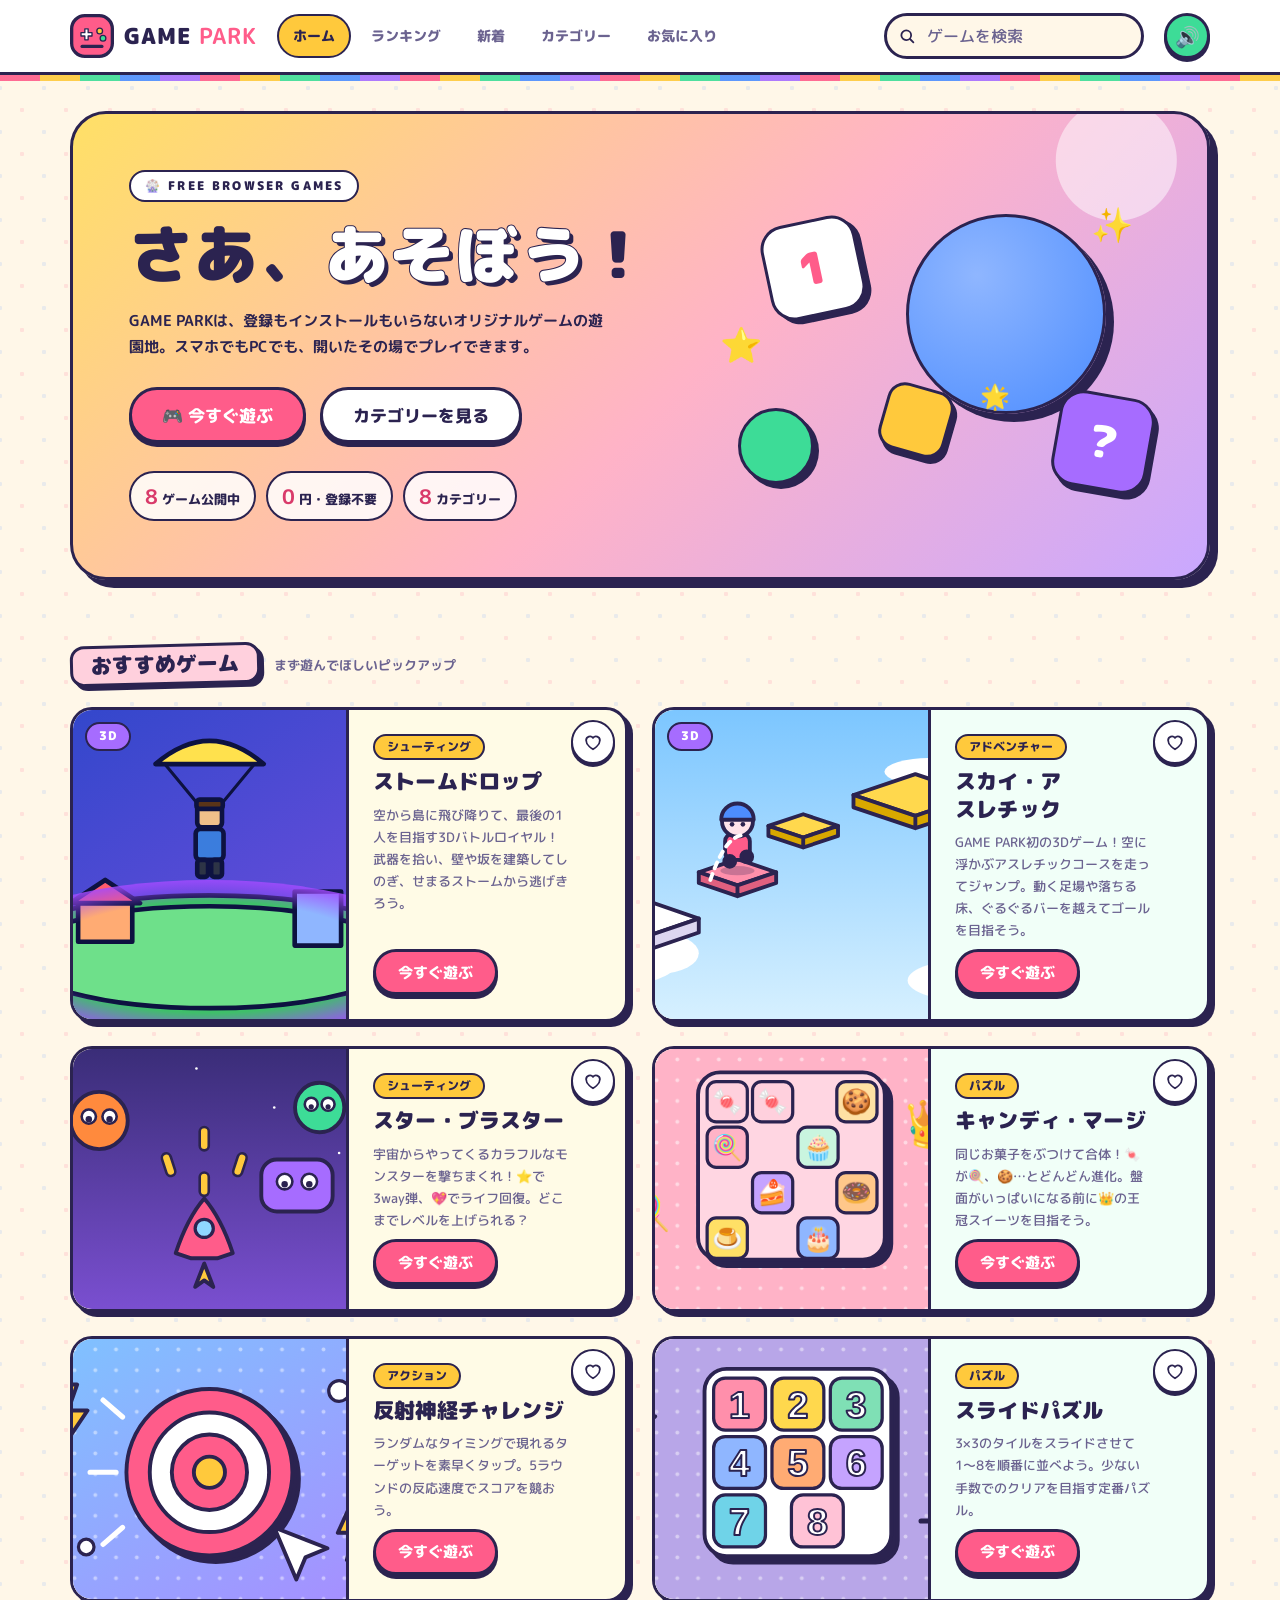
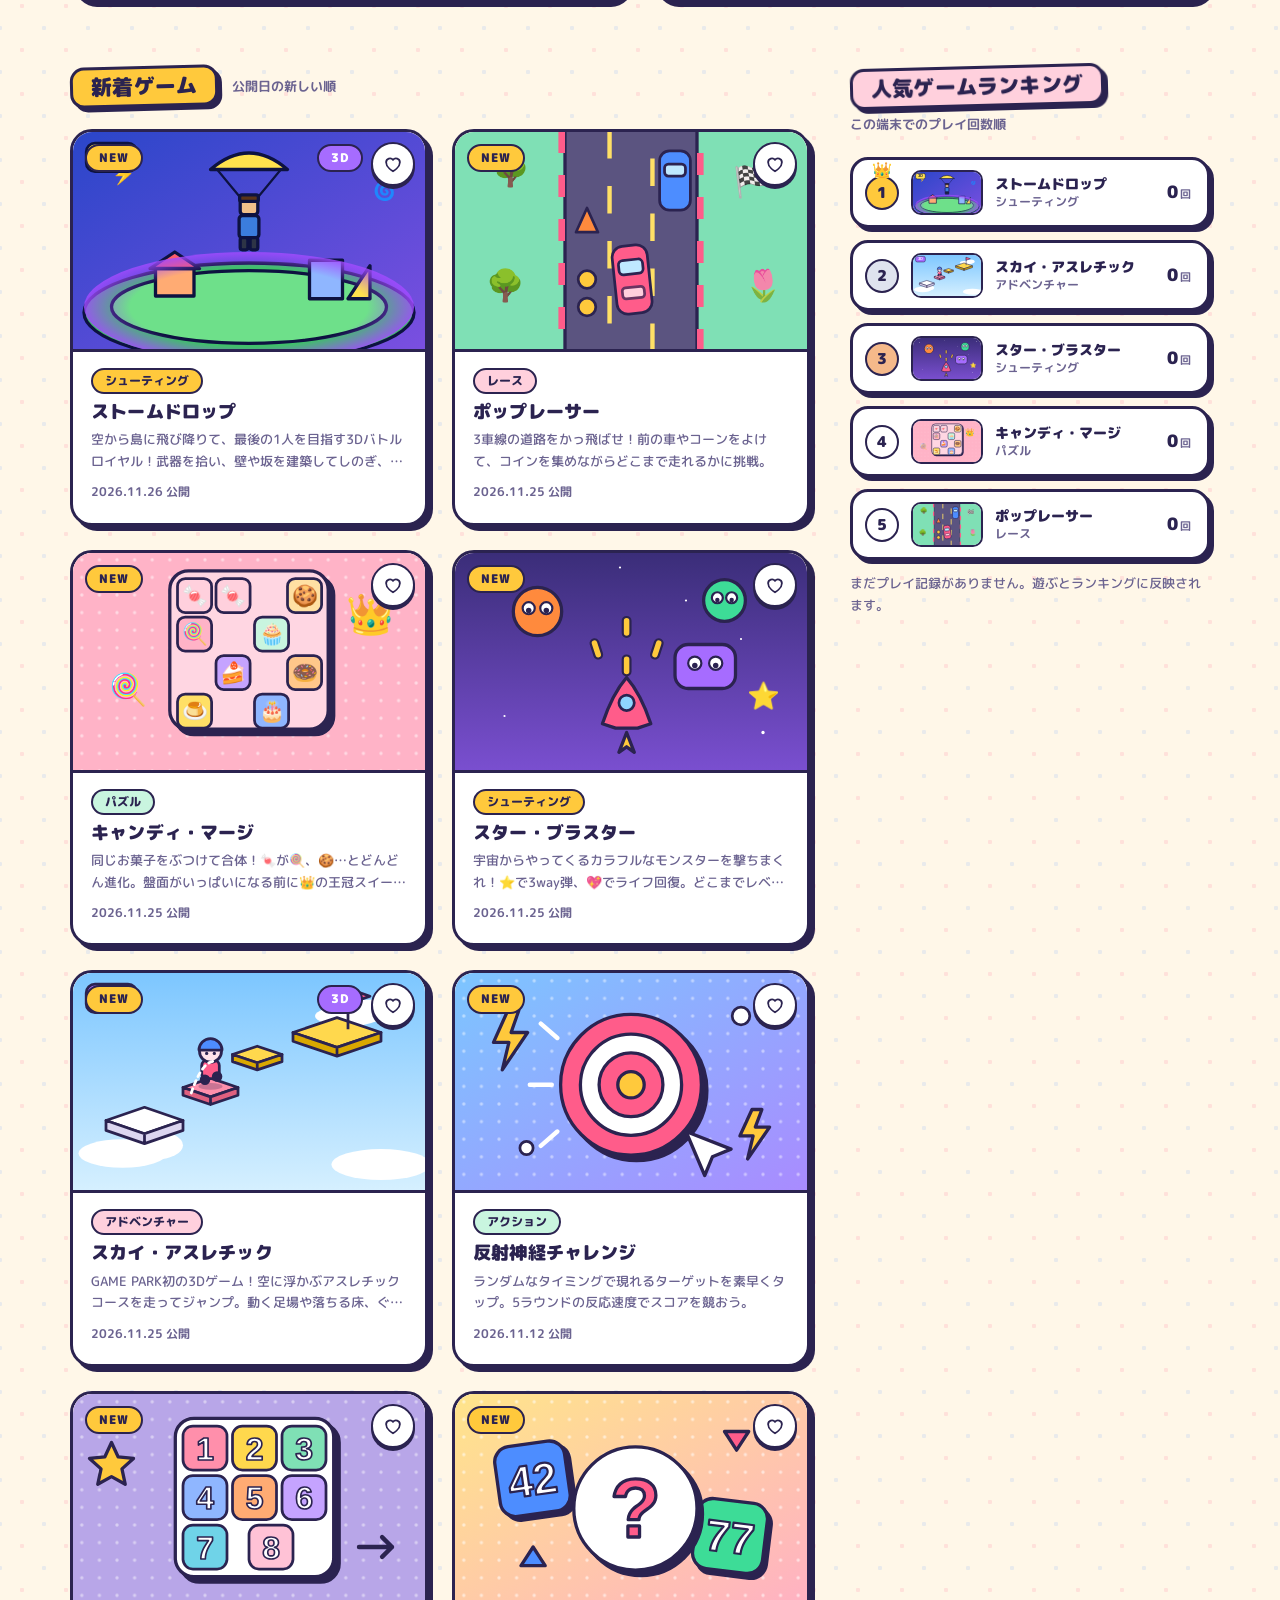
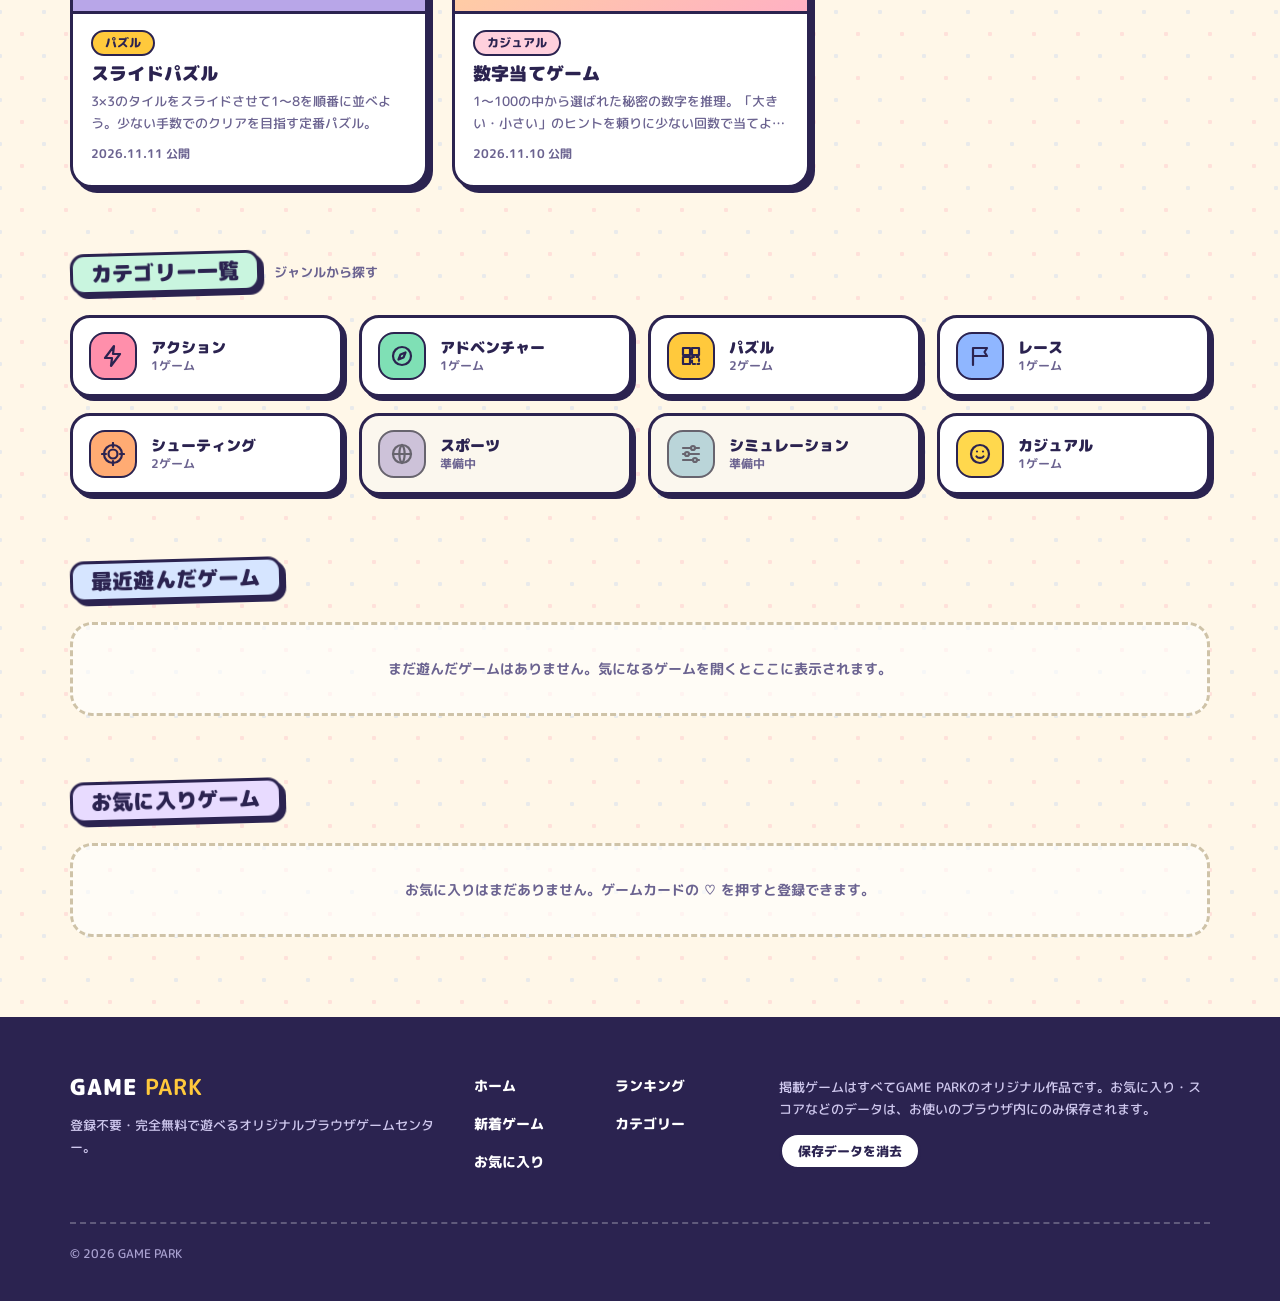
<file: index.html>
<!DOCTYPE html>
<html lang="ja">
<head>
<meta charset="utf-8">
<meta name="viewport" content="width=device-width, initial-scale=1">
<title>GAME PARK | 無料で遊べるブラウザゲームセンター</title>
<meta name="description" content="GAME PARKは、登録不要・完全無料で遊べるオリジナルブラウザゲームセンターです。スマホでもPCでも、すぐに遊べます。">
<meta name="theme-color" content="#ffc93c">
<link rel="preconnect" href="https://fonts.googleapis.com">
<link rel="preconnect" href="https://fonts.gstatic.com" crossorigin>
<link rel="stylesheet" href="https://fonts.googleapis.com/css2?family=M+PLUS+Rounded+1c:wght@500;700;800;900&display=swap">
<link rel="icon" href="assets/images/favicon.svg" type="image/svg+xml">
<link rel="stylesheet" href="css/style.css">
</head>
<body>
<a class="skip-link" href="#main">本文へスキップ</a>

<header class="site-header">
  <div class="container header-inner">
    <a class="logo" href="#home" aria-label="GAME PARK ホーム">
      <svg class="logo-mark" viewBox="0 0 40 40" aria-hidden="true">
        <rect x="1.5" y="1.5" width="37" height="37" rx="12" fill="#ff5c8a" stroke="#2b2350" stroke-width="3"/>
        <path d="M10 17h3.5v-3.5h3V17H20v3h-3.5v3.5h-3V20H10z" fill="#fff" stroke="#2b2350" stroke-width="1.2" stroke-linejoin="round"/>
        <circle cx="27" cy="15.5" r="2.6" fill="#ffc93c" stroke="#2b2350" stroke-width="1.2"/>
        <circle cx="30" cy="22" r="2.6" fill="#3ddc97" stroke="#2b2350" stroke-width="1.2"/>
        <path d="M11 29.5h18" stroke="#2b2350" stroke-width="3" stroke-linecap="round"/>
      </svg>
      <span class="logo-text">GAME <b>PARK</b></span>
    </a>

    <nav class="nav" id="nav" aria-label="メインメニュー">
      <a href="#home" data-nav="home">
        <svg viewBox="0 0 24 24" aria-hidden="true"><path d="M4 11.5 12 4l8 7.5V20h-5.5v-5h-5v5H4z"/></svg><span>ホーム</span>
      </a>
      <a href="#ranking" data-nav="ranking">
        <svg viewBox="0 0 24 24" aria-hidden="true"><path d="M7 4h10v5a5 5 0 0 1-10 0zM7 6H4v1a3 3 0 0 0 3 3M17 6h3v1a3 3 0 0 1-3 3M12 14v4M8 20h8"/></svg><span>ランキング</span>
      </a>
      <a href="#new" data-nav="new">
        <svg viewBox="0 0 24 24" aria-hidden="true"><path d="m12 3 2.2 5.6L20 11l-5.8 2.4L12 19l-2.2-5.6L4 11l5.8-2.4z"/></svg><span>新着</span>
      </a>
      <a href="#categories" data-nav="categories">
        <svg viewBox="0 0 24 24" aria-hidden="true"><path d="M4 4h7v7H4zM13 4h7v7h-7zM4 13h7v7H4zM13 13h7v7h-7z"/></svg><span>カテゴリー</span>
      </a>
      <a href="#favorites" data-nav="favorites">
        <svg viewBox="0 0 24 24" aria-hidden="true"><path d="M12 20s-7.5-4.4-7.5-10A4.3 4.3 0 0 1 12 7.4 4.3 4.3 0 0 1 19.500 10c0 5.600-7.500 10-7.500 10z"/></svg><span>お気に入り</span>
      </a>
    </nav>

    <form class="search" id="search-form" role="search">
      <svg viewBox="0 0 24 24" aria-hidden="true"><circle cx="11" cy="11" r="6.5"/><path d="m16 16 4.500 4.500"/></svg>
      <input id="search-input" type="search" placeholder="ゲームを検索" aria-label="ゲームを検索" autocomplete="off" enterkeyhint="search">
    </form>

    <button type="button" class="sound-toggle" id="sound-toggle" aria-pressed="true" aria-label="効果音">🔊</button>
  </div>
</header>

<main id="main" tabindex="-1">
  <div class="container" id="view"></div>
</main>

<footer class="site-footer">
  <div class="container footer-inner">
    <div class="footer-brand">
      <span class="logo-text">GAME <b>PARK</b></span>
      <p>登録不要・完全無料で遊べるオリジナルブラウザゲームセンター。</p>
    </div>
    <nav class="footer-links" aria-label="フッターメニュー">
      <a href="#home">ホーム</a>
      <a href="#ranking">ランキング</a>
      <a href="#new">新着ゲーム</a>
      <a href="#categories">カテゴリー</a>
      <a href="#favorites">お気に入り</a>
    </nav>
    <div class="footer-note">
      <p>掲載ゲームはすべてGAME PARKのオリジナル作品です。お気に入り・スコアなどのデータは、お使いのブラウザ内にのみ保存されます。</p>
      <button type="button" class="btn btn-ghost btn-sm" id="reset-data">保存データを消去</button>
      <span class="reset-status" id="reset-status" role="status" aria-live="polite"></span>
    </div>
    <p class="copyright">© <span id="year">2026</span> GAME PARK</p>
  </div>
</footer>

<script src="js/storage.js"></script>
<script src="js/fx.js"></script>
<script src="js/games-data.js"></script>
<script src="js/games/reaction.js"></script>
<script src="js/games/number-guess.js"></script>
<script src="js/games/slide-puzzle.js"></script>
<script src="js/games/candy-merge.js"></script>
<script src="js/games/star-blaster.js"></script>
<script src="js/games/pop-racer.js"></script>
<script src="js/games/sky-athletic.js"></script>
<script src="js/games/storm-drop.js"></script>
<script src="js/app.js"></script>
</body>
</html>
</file>
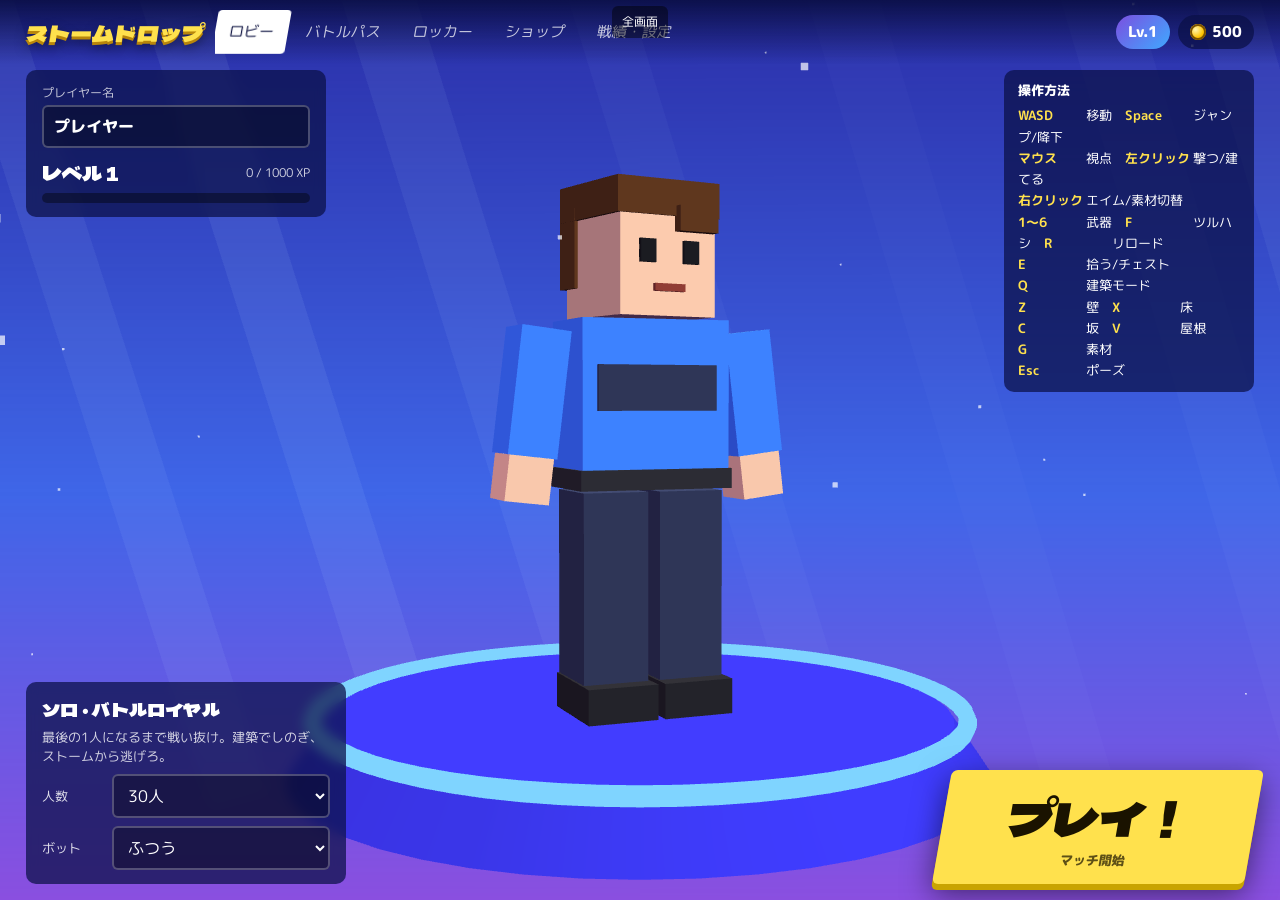
<file: games/storm-drop/index.html>
<!DOCTYPE html>
<html lang="ja">
<head>
<meta charset="utf-8">
<meta name="viewport" content="width=device-width,initial-scale=1,maximum-scale=1,user-scalable=no">
<title>ストームドロップ</title>
<link rel="preconnect" href="https://fonts.googleapis.com">
<link href="https://fonts.googleapis.com/css2?family=Dela+Gothic+One&family=M+PLUS+Rounded+1c:wght@500;800&display=swap" rel="stylesheet">
<style>
/* VOICE: loud, cartoony, sunny battle royale — chunky type, skewed panels
   IDEA: a game lobby + over-the-shoulder 3D match with building, storm, bots
   PICTURE: the live 3D character on a glowing stage, then the island itself
   COLOUR and TYPE: royal blue to violet lobby, sun yellow play button, rarity colours; Dela Gothic One + M PLUS Rounded
   LAYOUT: full viewport always; tabs top, character centre, play bottom right; HUD at screen edges */
:root{--y:#ffe14d;--blue:#2a46c9;--ink:#fff;--dark:#0d1240;--pan:rgba(10,16,70,.72)}
*{box-sizing:border-box;min-width:0;-webkit-tap-highlight-color:transparent}
html,body{margin:0;width:100%;height:100%;overflow:hidden;background:#0d1240;color:#fff;font:15px/1.45 "M PLUS Rounded 1c",system-ui,sans-serif;user-select:none;-webkit-user-select:none;touch-action:none}
canvas#c{position:fixed;inset:0;width:100vw;height:100vh;height:100dvh;display:block}
.hidden{display:none!important}
.disp{font-family:"Dela Gothic One","M PLUS Rounded 1c",sans-serif;font-weight:400;letter-spacing:.01em}
button{font:inherit;color:inherit;border:0;cursor:pointer;min-height:44px}
button:focus-visible,input:focus-visible,select:focus-visible{outline:3px solid var(--y);outline-offset:2px}
input,select,textarea{font:16px "M PLUS Rounded 1c",sans-serif;color:#fff;background:rgba(0,0,0,.35);border:2px solid rgba(255,255,255,.25);border-radius:6px;padding:8px 10px}
select option{color:#000}
/* ---------- Lobby ---------- */
#lobby{position:fixed;inset:0;display:flex;flex-direction:column;pointer-events:none}
.top,.tab>*{pointer-events:auto}.tab{pointer-events:none}
.top{display:flex;align-items:center;gap:12px;padding:10px max(2vw,10px);background:linear-gradient(#0a0f45ee,#0a0f4500)}
.logo{font-size:22px;line-height:1;color:var(--y);text-shadow:0 3px 0 #b8860b,0 5px 12px #0008;transform:skew(-8deg);white-space:nowrap}
nav{display:flex;gap:4px;overflow-x:auto;flex:1;scrollbar-width:none}
nav button{background:transparent;padding:8px 14px;font-size:15px;white-space:nowrap;transform:skew(-10deg);border-radius:4px;opacity:.75}
nav button.on{background:#fff;color:var(--dark);opacity:1}
.wallet{display:flex;gap:8px;align-items:center;white-space:nowrap}
.chip{background:var(--pan);padding:6px 12px;border-radius:20px;font-weight:800;display:flex;gap:6px;align-items:center}
.coin{width:16px;height:16px;border-radius:50%;background:radial-gradient(circle at 35% 35%,#fff6b0,#ffc400 55%,#b07a00);display:inline-block;box-shadow:0 0 0 2px #7a5200 inset}
.lv{background:linear-gradient(135deg,#7b4fe0,#3fa9ff);padding:6px 12px;border-radius:20px;font-weight:800}
.tab{flex:1;position:relative;overflow:hidden}
.tab[data-t=lobby] .card{position:absolute;background:var(--pan);border-radius:10px;padding:14px 16px;backdrop-filter:blur(6px)}
#pcard{left:max(2vw,10px);top:6px;width:min(300px,44vw)}
#pcard label{font-size:12px;opacity:.75;display:block}
#pname{width:100%;margin:4px 0 10px;font-weight:800}
.xpbar{height:10px;background:#0006;border-radius:5px;overflow:hidden}
.xpbar>i{display:block;height:100%;background:linear-gradient(90deg,#3fa9ff,#b65cff)}
#mcard{left:max(2vw,10px);bottom:16px;width:min(320px,60vw)}
#mcard h3{margin:0 0 6px;font-size:18px}
.row{display:flex;gap:8px;align-items:center;margin-top:8px;flex-wrap:wrap}
.row label{font-size:13px;opacity:.85;min-width:62px}
.row select{flex:1}
#play{position:absolute;right:max(2vw,12px);bottom:16px;background:var(--y);color:#1a1300;font-family:"Dela Gothic One",sans-serif;font-size:clamp(28px,4.5vw,46px);padding:14px clamp(28px,5vw,64px);transform:skew(-10deg);border-radius:6px;box-shadow:0 6px 0 #c9a400,0 10px 30px #0008;transition:transform .12s}
#play:hover{transform:skew(-10deg) scale(1.04)}
#play:active{transform:skew(-10deg) translateY(4px);box-shadow:0 2px 0 #c9a400}
#play small{display:block;font:800 13px "M PLUS Rounded 1c";text-align:center;opacity:.7}
#help{position:absolute;right:max(2vw,12px);top:6px;background:var(--pan);border-radius:10px;padding:10px 14px;font-size:12.5px;line-height:1.7;max-width:250px}
#help b{display:inline-block;min-width:68px;color:var(--y)}
.panel{position:absolute;left:max(2vw,10px);top:6px;bottom:14px;width:min(560px,56vw);background:var(--pan);border-radius:12px;padding:16px;overflow-y:auto;backdrop-filter:blur(6px)}
.panel.wide{width:auto;right:max(2vw,10px)}
.panel h2{margin:0 0 4px;font-size:26px}
.panel p.sub{margin:0 0 12px;opacity:.75;font-size:13px}
.grid{display:grid;grid-template-columns:repeat(auto-fill,minmax(150px,1fr));gap:10px}
.item{border-radius:8px;padding:10px;position:relative;cursor:pointer;min-height:150px;display:flex;flex-direction:column;justify-content:flex-end;overflow:hidden;border:3px solid transparent}
.item.eq{border-color:var(--y)}
.item .sw{position:absolute;inset:0 0 54px 0;display:flex;align-items:center;justify-content:center}
.item .fig{width:46px;height:72px;border-radius:8px 8px 4px 4px;position:relative;box-shadow:0 6px 0 #0003}
.item b{font-size:14px;line-height:1.25}
.item span{font-size:12px;opacity:.85}
.item .lock{position:absolute;top:6px;right:8px;font-size:11px;background:#0008;padding:2px 6px;border-radius:4px}
.r0{background:linear-gradient(#8f96a3,#4d535e)}.r1{background:linear-gradient(#5ecb3c,#2a7a19)}.r2{background:linear-gradient(#3fa9ff,#1a4fb5)}.r3{background:linear-gradient(#c37bff,#6a24b5)}.r4{background:linear-gradient(#ffcc4d,#c46a00)}
.btn{background:#fff;color:var(--dark);font-weight:800;padding:8px 16px;border-radius:6px;transform:skew(-8deg)}
.btn.y{background:var(--y)}
.btn.ghost{background:rgba(255,255,255,.15);color:#fff}
.btn.red{background:#ff4d5e;color:#fff}
.tiers{display:flex;gap:10px;overflow-x:auto;scroll-snap-type:x mandatory;padding-bottom:10px}
.tier{flex:none;width:130px;scroll-snap-align:start;border-radius:8px;padding:10px;min-height:170px;display:flex;flex-direction:column;justify-content:space-between;position:relative}
.tier.done::after{content:"獲得済み";position:absolute;top:8px;right:8px;font-size:11px;background:#0009;padding:2px 6px;border-radius:4px;color:var(--y)}
.tier .n{font-family:"Dela Gothic One";font-size:26px}
.stats{display:grid;grid-template-columns:repeat(auto-fill,minmax(130px,1fr));gap:10px;margin-bottom:16px}
.stat{background:#0005;border-radius:8px;padding:10px 12px}
.stat b{display:block;font-family:"Dela Gothic One";font-size:26px;color:var(--y)}
.stat span{font-size:12px;opacity:.8}
.set{display:grid;gap:10px;margin:10px 0 16px}
.set label{display:flex;justify-content:space-between;gap:10px;align-items:center;font-size:14px}
.set input[type=range]{flex:1;max-width:220px;padding:0}
textarea{width:100%;height:64px;resize:none;font-size:12px}
/* ---------- HUD ---------- */
#hud{position:fixed;inset:0;pointer-events:none;font-weight:800}
#cross{position:absolute;left:50%;top:50%;width:0;height:0}
#cross i{position:absolute;background:#fff;box-shadow:0 0 2px #000}
#cross i:nth-child(1),#cross i:nth-child(2){width:2px;height:8px;left:-1px}
#cross i:nth-child(3),#cross i:nth-child(4){height:2px;width:8px;top:-1px}
#cross b{position:absolute;width:4px;height:4px;left:-2px;top:-2px;background:#fff;border-radius:50%;box-shadow:0 0 2px #000}
#hitm{position:absolute;left:50%;top:50%;width:26px;height:26px;margin:-13px;opacity:0;background:
 linear-gradient(45deg,transparent 46%,#fff 46%,#fff 54%,transparent 54%),linear-gradient(-45deg,transparent 46%,#fff 46%,#fff 54%,transparent 54%);
 -webkit-mask:radial-gradient(circle,transparent 5px,#000 6px);mask:radial-gradient(circle,transparent 5px,#000 6px)}
#hitm.hs{filter:sepia(1) saturate(8) hue-rotate(5deg)}
#scope{position:absolute;inset:0;background:radial-gradient(circle at 50% 50%,transparent 0 32vmin,#000 32.3vmin);opacity:0}
#scope::before,#scope::after{content:"";position:absolute;background:#000}
#scope::before{left:0;right:0;top:50%;height:2px}#scope::after{top:0;bottom:0;left:50%;width:2px}
#stormTint{position:absolute;inset:0;background:radial-gradient(circle,rgba(140,40,230,.15),rgba(110,20,200,.55));opacity:0;transition:opacity .4s}
#dmgFlash{position:absolute;inset:0;box-shadow:inset 0 0 120px 30px rgba(255,0,0,.7);opacity:0}
#mapwrap{position:absolute;right:12px;top:12px;width:min(190px,28vw)}
#mini{width:100%;aspect-ratio:1;border:3px solid #fff;border-radius:6px;background:#3a8fd0;display:block;box-shadow:0 4px 14px #0007}
#info{display:flex;gap:6px;margin-top:6px;flex-wrap:wrap;justify-content:flex-end}
#info span{background:rgba(0,0,0,.55);padding:3px 8px;border-radius:4px;font-size:13px;white-space:nowrap}
#info .st{background:rgba(120,40,210,.75)}
#feed{position:absolute;left:12px;top:38%;display:flex;flex-direction:column;gap:4px;font-size:13px;max-width:44vw}
#feed div{background:rgba(0,0,0,.5);padding:3px 8px;border-radius:4px;animation:fin .25s}
#feed .me{color:var(--y)}
@keyframes fin{from{transform:translateX(-20px);opacity:0}}
#notice{position:absolute;left:50%;top:16%;transform:translateX(-50%);text-align:center;font-family:"Dela Gothic One";font-size:clamp(18px,3vw,30px);text-shadow:0 3px 0 #000a,0 0 20px #000;white-space:nowrap;opacity:0;transition:opacity .3s}
#notice small{display:block;font:800 14px "M PLUS Rounded 1c";opacity:.9}
#prompt{position:absolute;left:50%;top:60%;transform:translateX(-50%);background:rgba(0,0,0,.6);padding:6px 14px;border-radius:6px;font-size:14px;white-space:nowrap}
#prompt kbd{background:#fff;color:#000;padding:0 6px;border-radius:3px;margin-right:6px}
#useBar{position:absolute;left:50%;top:56%;width:200px;margin-left:-100px;text-align:center;font-size:13px}
#useBar div{height:8px;background:#0008;border-radius:4px;overflow:hidden;margin-bottom:3px}
#useBar i{display:block;height:100%;width:0;background:#7dff6a}
#vitals{position:absolute;left:12px;bottom:14px;width:min(300px,40vw)}
.bar{height:20px;background:rgba(0,0,0,.5);border-radius:3px;position:relative;margin-top:5px;transform:skew(-12deg);overflow:hidden}
.bar>div{height:100%;transition:width .15s}
.bar>b{position:absolute;left:8px;top:0;font-size:14px;line-height:20px;text-shadow:0 1px 2px #000;transform:skew(12deg)}
.bar.sh>div{background:linear-gradient(#7fd4ff,#2e8de8)}
.bar.hp>div{background:linear-gradient(#a6ff7a,#3fbf2a)}
#right{position:absolute;z-index:2;right:12px;bottom:14px;display:flex;flex-direction:column;align-items:flex-end;gap:6px}
#ammoTxt{font-family:"Dela Gothic One";font-size:24px;text-shadow:0 2px 0 #000a}
#ammoTxt small{font:800 14px "M PLUS Rounded 1c";opacity:.8}
#hotbar,#buildbar{display:flex;gap:5px}
.slot{width:58px;height:58px;border-radius:6px;background:rgba(0,0,0,.45);border:2px solid rgba(255,255,255,.25);position:relative;font-size:10px;display:flex;align-items:center;justify-content:center;text-align:center;line-height:1.1;padding:3px;pointer-events:auto}
.slot.on{border-color:#fff;transform:translateY(-6px);box-shadow:0 0 0 2px #fff}
.slot .k{position:absolute;left:3px;top:1px;font-size:10px;opacity:.7}
.slot .q{position:absolute;right:3px;bottom:1px;font-size:11px}
.slot svg{width:40px;height:24px}
#mats{display:flex;gap:5px;pointer-events:auto}
#mats div{background:rgba(0,0,0,.5);padding:3px 8px;border-radius:4px;font-size:13px;border:2px solid transparent;display:flex;gap:5px;align-items:center}
#mats div.on{border-color:#fff}
#mats i{width:12px;height:12px;border-radius:2px;display:inline-block}
#dmgNums{position:absolute;inset:0;overflow:hidden}
#dmgNums div{position:absolute;font-family:"Dela Gothic One";font-size:20px;text-shadow:0 2px 0 #000,0 0 4px #000;transform:translate(-50%,-50%);white-space:nowrap}
#spect{position:absolute;left:50%;top:22%;transform:translateX(-50%);font-family:"Dela Gothic One";font-size:28px;color:#ff5c6b;text-shadow:0 3px 0 #000}
/* touch */
#touch{position:absolute;inset:0;pointer-events:none}
#touch .tz{position:absolute;pointer-events:auto}
#joyZ{left:0;bottom:0;width:42%;height:60%}
#lookZ{right:0;top:0;width:58%;height:100%}
#joy{position:absolute;width:110px;height:110px;margin:-55px;border-radius:50%;border:3px solid rgba(255,255,255,.4);background:rgba(0,0,0,.2);display:none}
#joy i{position:absolute;left:50%;top:50%;width:48px;height:48px;margin:-24px;border-radius:50%;background:rgba(255,255,255,.6)}
.tb{position:absolute;pointer-events:auto;border-radius:50%;background:rgba(0,0,0,.45);border:2px solid rgba(255,255,255,.5);width:58px;height:58px;font-size:12px;display:flex;align-items:center;justify-content:center;text-align:center;line-height:1.1}
.tb.big{width:78px;height:78px;background:rgba(255,80,80,.5);font-size:14px}
.tb.act{background:rgba(255,255,255,.5)}
/* overlays */
.overlay{position:fixed;inset:0;background:rgba(8,10,40,.78);display:flex;align-items:center;justify-content:center;flex-direction:column;gap:12px;text-align:center;padding:20px;backdrop-filter:blur(4px)}
.overlay h1{margin:0;font-family:"Dela Gothic One";font-size:clamp(38px,8vw,86px);line-height:1.05;text-shadow:0 5px 0 #000a}
.overlay .btns{display:flex;gap:10px;flex-wrap:wrap;justify-content:center;margin-top:8px}
#end h1.win{color:var(--y);text-shadow:0 5px 0 #b8860b,0 0 40px #ffcf3f}
#endStats{display:grid;grid-template-columns:repeat(auto-fit,minmax(120px,1fr));gap:10px;width:min(620px,92vw)}
#loading .spin{width:54px;height:54px;border:6px solid #fff3;border-top-color:var(--y);border-radius:50%;animation:sp 1s linear infinite}
@keyframes sp{to{transform:rotate(360deg)}}
#toast{position:fixed;left:50%;bottom:22px;transform:translateX(-50%) translateY(80px);background:#fff;color:var(--dark);font-weight:800;padding:10px 18px;border-radius:8px;transition:transform .25s;z-index:20;pointer-events:none;max-width:90vw;text-align:center}
#toast.on{transform:translateX(-50%) translateY(0)}
#fsBtn{position:fixed;left:50%;top:6px;transform:translateX(-50%);z-index:15;background:rgba(0,0,0,.45);border-radius:6px;padding:4px 10px;font-size:12px;min-height:32px}
@media(max-width:760px){
 #help{display:none}
 .panel{width:auto;right:10px;top:auto;height:58%}
 #pcard{width:min(260px,60vw)}
 #mcard{bottom:96px;width:min(300px,70vw)}
 #play{bottom:14px;right:12px;font-size:30px;padding:10px 30px}
 .logo{font-size:17px}
 .wallet .lv{display:none}
 .slot{width:46px;height:46px;font-size:9px}
 .slot svg{width:32px;height:20px}
 #vitals{width:44vw}
 #feed{top:30%;font-size:11px}
}
/* ---------- GAME PARK: 横画面・スマホ対応 ---------- */
html.embed #fsBtn{display:none!important}
#rotate{display:none;position:fixed;inset:0;z-index:50;background:linear-gradient(160deg,#2a46c9,#7b4fe0);flex-direction:column;align-items:center;justify-content:center;gap:10px;text-align:center;padding:24px}
#rotate p{margin:0;font-size:24px;color:var(--y);text-shadow:0 3px 0 #b8860b}
#rotate small{font-weight:800;opacity:.85}
.rot-phone{width:62px;height:104px;border:6px solid #fff;border-radius:14px;position:relative;animation:rot 2.2s ease-in-out infinite}
.rot-phone::after{content:"";position:absolute;left:50%;bottom:6px;width:14px;height:4px;margin-left:-7px;border-radius:2px;background:#fff}
@keyframes rot{0%,25%{transform:rotate(0)}55%,85%{transform:rotate(-90deg)}100%{transform:rotate(0)}}
@media (orientation:portrait) and (pointer:coarse){#rotate{display:flex}}
html.touch #help{display:none}
/* 背の低い横画面 (スマホ横持ち) */
@media (max-height:520px){
 .top{padding:4px 10px;gap:8px}
 .logo{font-size:16px}
 nav button{padding:4px 10px;font-size:13px;min-height:34px}
 .chip,.lv{padding:3px 10px;font-size:13px}
 .wallet button,.top button{min-height:34px}
 #fsBtn{top:auto;bottom:6px}
 .tab[data-t=lobby] .card{padding:8px 12px}
 #pcard{top:4px;width:min(240px,34vw)}
 #pcard label{font-size:11px}
 #pname{margin:2px 0 6px;padding:5px 8px}
 #pLv{font-size:16px!important}
 #mcard{left:auto;right:12px;top:4px;bottom:auto;width:min(280px,36vw)}
 #mcard h3{font-size:15px;margin-bottom:2px}
 #mcard > div:nth-of-type(1){font-size:11px!important;line-height:1.4}
 .row{margin-top:5px}
 .row select{padding:4px 8px;min-height:34px}
 #play{bottom:10px;right:12px;font-size:26px;padding:8px 28px}
 #play small{font-size:11px}
 .panel{top:4px;bottom:8px;height:auto;padding:10px 12px}
 .panel h2{font-size:20px}
 .panel p.sub{margin-bottom:8px;font-size:12px}
 .item{min-height:120px}
 .tier{min-height:130px;width:110px}
 /* HUD */
 #mapwrap{left:64px;right:auto;top:8px;width:min(112px,17vw)}
 #mini{border-width:2px}
 #info{justify-content:flex-start;gap:4px;margin-top:4px}
 #info span{font-size:11px;padding:2px 6px}
 #feed{top:52%;font-size:11px;max-width:34vw}
 #notice{top:10%;font-size:20px}
 #notice small{font-size:12px}
 #vitals{width:min(240px,30vw);bottom:8px}
 .bar{height:15px;margin-top:3px}
 .bar>b{font-size:11px;line-height:15px}
 #right{right:8px;bottom:8px;gap:3px}
 #ammoTxt{font-size:17px}
 #ammoTxt small{font-size:11px}
 #hotbar,#buildbar{gap:3px}
 .slot{width:40px;height:40px;font-size:8px;padding:2px}
 .slot.on{transform:translateY(-3px)}
 .slot svg{width:28px;height:17px}
 #mats div{font-size:11px;padding:2px 6px}
 .tb{width:50px!important;height:50px!important;font-size:10.5px}
 .tb.big{width:66px!important;height:66px!important;font-size:12px}
 #tFire{right:14px!important;bottom:112px!important}
 #tJump{right:88px!important;bottom:104px!important}
 #tReload{right:148px!important;bottom:126px!important}
 #tAds{right:20px!important;bottom:186px!important}
 #tBuild{right:80px!important;bottom:166px!important}
 #tUse{top:64%!important}
 #prompt{top:30%;font-size:12px}
 #useBar{top:40%}
 #tPause{left:8px!important;top:8px!important}
 #joy{width:96px;height:96px;margin:-48px}
 .overlay h1{font-size:clamp(30px,7vh,56px)}
 #endStats{grid-template-columns:repeat(4,1fr);gap:6px}
 .overlay{gap:8px;padding:10px}
}
@media (prefers-reduced-motion:reduce){*{animation:none!important;transition:none!important}}
</style>
</head>
<body>
<canvas id="c"></canvas>

<div id="lobby">
  <div class="top">
    <div class="logo disp">ストームドロップ</div>
    <nav id="tabs">
      <button data-t="lobby" class="on">ロビー</button>
      <button data-t="pass">バトルパス</button>
      <button data-t="locker">ロッカー</button>
      <button data-t="shop">ショップ</button>
      <button data-t="stats">戦績・設定</button>
    </nav>
    <div class="wallet"><span class="lv" id="wLv">Lv.1</span><span class="chip"><i class="coin"></i><span id="wCoin">0</span></span></div>
  </div>
  <div class="tab" data-t="lobby">
    <div class="card" id="pcard">
      <label for="pname">プレイヤー名</label>
      <input id="pname" maxlength="14" autocomplete="off">
      <div class="row" style="margin:0 0 6px;justify-content:space-between"><span class="disp" id="pLv" style="font-size:20px">レベル 1</span><span id="pXp" style="font-size:12px;opacity:.8"></span></div>
      <div class="xpbar"><i id="pXpBar"></i></div>
    </div>
    <div id="help">
      <div style="font-weight:800;margin-bottom:4px">操作方法</div>
      <b>WASD</b>移動　<b>Space</b>ジャンプ/降下<br>
      <b>マウス</b>視点　<b>左クリック</b>撃つ/建てる<br>
      <b>右クリック</b>エイム/素材切替<br>
      <b>1〜6</b>武器　<b>F</b>ツルハシ　<b>R</b>リロード<br>
      <b>E</b>拾う/チェスト　<b>Q</b>建築モード<br>
      <b>Z</b>壁　<b>X</b>床　<b>C</b>坂　<b>V</b>屋根　<b>G</b>素材<br>
      <b>Esc</b>ポーズ
    </div>
    <div class="card" id="mcard">
      <h3 class="disp">ソロ ・ バトルロイヤル</h3>
      <div style="font-size:13px;opacity:.8">最後の1人になるまで戦い抜け。建築でしのぎ、ストームから逃げろ。</div>
      <div class="row"><label for="selBots">人数</label><select id="selBots"><option value="9">10人</option><option value="19">20人</option><option value="29">30人</option><option value="49">50人</option></select></div>
      <div class="row"><label for="selDiff">ボット</label><select id="selDiff"><option value="0">かんたん</option><option value="1">ふつう</option><option value="2">むずかしい</option></select></div>
    </div>
    <button id="play">プレイ！<small>マッチ開始</small></button>
  </div>
  <div class="tab hidden" data-t="pass"><div class="panel wide">
    <h2 class="disp">バトルパス シーズン1</h2>
    <p class="sub">試合でXPを稼いでレベルアップ。ティアに到達すると報酬を自動で獲得します。</p>
    <div class="row" style="margin-bottom:12px"><span id="passLv" class="disp" style="font-size:18px"></span><div class="xpbar" style="flex:1;min-width:120px"><i id="passBar"></i></div></div>
    <div class="tiers" id="tiers"></div>
    <div class="row"><button class="btn ghost" id="tPrev">◀ 前へ</button><button class="btn ghost" id="tNext">次へ ▶</button></div>
  </div></div>
  <div class="tab hidden" data-t="locker"><div class="panel">
    <h2 class="disp">ロッカー</h2><p class="sub">スキンを選んで装備。カーソルを合わせるとプレビューできます。</p>
    <div class="grid" id="lockerGrid"></div>
  </div></div>
  <div class="tab hidden" data-t="shop"><div class="panel">
    <h2 class="disp">アイテムショップ</h2><p class="sub">試合で稼いだコインでスキンを購入。撃破と順位でコインが増えます。</p>
    <div class="grid" id="shopGrid"></div>
  </div></div>
  <div class="tab hidden" data-t="stats"><div class="panel wide">
    <h2 class="disp">戦績</h2>
    <div class="stats" id="statGrid"></div>
    <h2 class="disp" style="font-size:20px">設定</h2>
    <div class="set">
      <label>マウス感度 <input type="range" id="sens" min="0.3" max="3" step="0.1"><span id="sensV"></span></label>
      <label>タッチ感度 <input type="range" id="tsens" min="0.3" max="3" step="0.1"><span id="tsensV"></span></label>
      <label>画質 <select id="qual"><option value="0">軽量</option><option value="1">標準</option><option value="2">高画質</option></select></label>
      <label>効果音 <select id="vol"><option value="0">オフ</option><option value="0.5">小</option><option value="1">標準</option></select></label>
    </div>
    <h2 class="disp" style="font-size:20px">セーブデータ</h2>
    <p class="sub" id="saveInfo"></p>
    <div class="row"><button class="btn y" id="bSave">今すぐセーブ</button><button class="btn" id="bCopy">セーブコードをコピー</button></div>
    <p class="sub" style="margin-top:12px">別の端末やブラウザに移すときは、セーブコードを貼り付けて読み込みます。</p>
    <textarea id="code" placeholder="ここにセーブコードを貼り付け"></textarea>
    <div class="row"><button class="btn" id="bLoad">コードを読み込む</button><button class="btn red" id="bReset">データをリセット</button></div>
  </div></div>
</div>

<div id="hud" class="hidden">
  <div id="stormTint"></div>
  <div id="scope"></div>
  <div id="dmgFlash"></div>
  <div id="cross"><i></i><i></i><i></i><i></i><b></b></div>
  <div id="hitm"></div>
  <div id="dmgNums"></div>
  <div id="mapwrap"><canvas id="mini" width="240" height="240"></canvas>
    <div id="info"><span class="st" id="iStorm"></span><span id="iAlive"></span><span id="iKills"></span></div></div>
  <div id="feed"></div>
  <div id="notice"></div>
  <div id="spect" class="hidden"></div>
  <div id="prompt" class="hidden"></div>
  <div id="useBar" class="hidden"><div><i></i></div><span></span></div>
  <div id="vitals">
    <div class="bar sh"><div id="shBar" style="width:0"></div><b id="shTxt">0</b></div>
    <div class="bar hp"><div id="hpBar" style="width:100%"></div><b id="hpTxt">100</b></div>
  </div>
  <div id="right"><div id="ammoTxt"></div><div id="buildbar" class="hidden"></div><div id="hotbar"></div><div id="mats"></div></div>
  <div id="touch" class="hidden">
    <div class="tz" id="lookZ"></div><div class="tz" id="joyZ"></div><div id="joy"><i></i></div>
    <div class="tb big" id="tFire" style="right:24px;bottom:170px">撃つ</div>
    <div class="tb" id="tJump" style="right:118px;bottom:150px">ジャンプ</div>
    <div class="tb" id="tAds" style="right:30px;bottom:262px">エイム</div>
    <div class="tb" id="tBuild" style="right:120px;bottom:228px">建築</div>
    <div class="tb" id="tReload" style="right:200px;bottom:170px">リロード</div>
    <div class="tb" id="tUse" style="left:50%;margin-left:-29px;top:66%">拾う</div>
    <div class="tb" id="tPause" style="left:12px;top:12px;width:44px;height:44px">II</div>
  </div>
</div>

<div id="loading" class="overlay hidden"><div class="spin"></div><h2 class="disp" id="loadTxt">マッチメイキング中…</h2></div>
<div id="pause" class="overlay hidden">
  <h1>ポーズ</h1>
  <div class="btns"><button class="btn y" id="pResume">再開</button><button class="btn" id="pSave">セーブ</button><button class="btn red" id="pQuit">試合を抜ける</button></div>
  <p class="sub" style="opacity:.75;max-width:420px">試合を抜けると、それまでの撃破とXPは記録されます。</p>
</div>
<div id="end" class="overlay hidden">
  <h1 id="endTitle"></h1>
  <div id="endSub" style="font-weight:800;opacity:.9"></div>
  <div id="endStats"></div>
  <div class="btns"><button class="btn y" id="eAgain">もう一度プレイ</button><button class="btn" id="eLobby">ロビーへ戻る</button></div>
</div>
<div id="toast"></div>
<div id="rotate" aria-live="polite"><div class="rot-phone" aria-hidden="true"></div><p class="disp">スマホを横向きにしてね</p><small>ストームドロップは横画面で遊ぶゲームです</small></div>
<button id="fsBtn">全画面</button>

<script src="../../js/vendor/three.min.js"></script>
<script>
{
const $=s=>document.querySelector(s), $$=s=>[...document.querySelectorAll(s)];
const esc=s=>String(s).replace(/[&<>"']/g,c=>({'&':'&amp;','<':'&lt;','>':'&gt;','"':'&quot;',"'":'&#39;'}[c]));
const rnd=(a,b)=>a+Math.random()*(b-a), ri=(a,b)=>Math.floor(rnd(a,b+1)), pick=a=>a[Math.floor(Math.random()*a.length)];
const clamp=(v,a,b)=>v<a?a:v>b?b:v, lerp=(a,b,t)=>a+(b-a)*t;
const isTouch=matchMedia('(pointer:coarse)').matches||('ontouchstart' in window&&!matchMedia('(pointer:fine)').matches);
/* GAME PARK に埋め込まれているときは、全画面と横向き固定を親ページに任せる */
const EMBED=(()=>{try{return window.self!==window.top}catch(e){return true}})();
if(EMBED)document.documentElement.classList.add('embed');
if(isTouch)document.documentElement.classList.add('touch');
function gpPost(m){if(!EMBED)return;try{parent.postMessage(Object.assign({gp:'storm-drop'},m),location.origin)}catch(e){}}
if(typeof THREE==='undefined'){document.body.innerHTML='<div class="overlay"><h1>読み込み失敗</h1><p>3Dライブラリを読み込めませんでした。ネットに接続して再読み込みしてください。</p></div>';throw new Error('no three')}
const V3=THREE.Vector3;

/* ================= DATA ================= */
const RAR=['コモン','アンコモン','レア','エピック','レジェンド'];
const RCOL=[0xa8afba,0x5ecb3c,0x3fa9ff,0xb65cff,0xffb22e];
const RCSS=['#a8afba','#5ecb3c','#3fa9ff','#b65cff','#ffb22e'];
const SKINS=[
 {id:'rookie',name:'ルーキー',rar:0,c:{shirt:0x3b7ddd,pants:0x2d3446,skin:0xf0c08a,hair:0x5a3418,pack:0x6b4a2b,glider:0x3b7ddd}},
 {id:'scout',name:'ジャングル・スカウト',rar:1,price:800,c:{shirt:0x4f7a35,pants:0x6b5a3a,skin:0xc98d5e,hair:0x1e1a14,pack:0x3a4f26,glider:0x7fbf3f}},
 {id:'neon',name:'ネオン・ランナー',rar:2,price:1200,c:{shirt:0x1a1a2e,pants:0xff2e88,skin:0xf3c9a0,hair:0x00e5ff,pack:0x00e5ff,glider:0xff2e88}},
 {id:'shadow',name:'シャドウ・オプス',rar:2,price:1200,c:{shirt:0x22252b,pants:0x16181c,skin:0xd9a77a,hair:0x111111,pack:0x30343c,helm:0x2a2e36,visor:0xff3b3b,glider:0x30343c}},
 {id:'frost',name:'フロスト・ナイト',rar:3,price:1500,c:{shirt:0xbfe6ff,pants:0x4a7fb5,skin:0xe8d2c0,hair:0xffffff,pack:0x86c5f0,helm:0xdff3ff,visor:0x3fb8ff,glider:0x9fdcff}},
 {id:'magma',name:'マグマ・ブレイカー',rar:3,price:2000,c:{shirt:0x2b1a14,pants:0x3a2016,skin:0x8a4a2a,hair:0xff6a00,pack:0xff4500,glider:0xff6a00}},
 {id:'surf',name:'サンセット・サーファー',rar:1,price:800,c:{shirt:0xff8a3d,pants:0x2bb3a8,skin:0xe0a878,hair:0xffe08a,pack:0xffd23f,glider:0xff8a3d}},
 {id:'pulse',name:'パルス・ライダー',rar:2,pass:5,c:{shirt:0xffffff,pants:0x222a55,skin:0xf1c9a5,hair:0xff3b6b,pack:0x3b5bff,helm:0xffffff,visor:0x3b5bff,glider:0x3b5bff}},
 {id:'cosmo',name:'コズミック・ドリフター',rar:4,pass:10,c:{shirt:0x2a1b5e,pants:0x140d33,skin:0xb7a6ff,hair:0xffd84a,pack:0x6b4cff,helm:0x3b2a8a,visor:0xffd84a,glider:0x8a6bff}},
 {id:'wild',name:'ワイルド・ハンター',rar:3,pass:15,c:{shirt:0x8a5a2b,pants:0x4a3a22,skin:0xd19a6a,hair:0xe8e0c8,pack:0x5a3a18,glider:0xc9822f}},
 {id:'gold',name:'ゴールド・エース',rar:4,pass:20,c:{shirt:0xffc83a,pants:0xd9a020,skin:0xffd77a,hair:0xffe9a8,pack:0xb8860b,helm:0xffd24a,visor:0x1a1a1a,glider:0xffd24a}},
];
const passReward=t=>{const s=SKINS.find(k=>k.pass===t);return s?{skin:s.id,label:s.name}:{coins:t%2?100:150,label:(t%2?100:150)+' コイン'}};
const GUNS={
 pistol:{name:'ピストル',ammo:'light',dmg:24,rate:6.5,mag:16,spread:.032,ads:.014,reload:1.5,auto:false,range:160,hs:2,snd:'pistol'},
 smg:{name:'サブマシンガン',ammo:'light',dmg:17,rate:12,mag:30,spread:.05,ads:.032,reload:2.2,auto:true,range:120,hs:1.75,snd:'smg'},
 ar:{name:'アサルトライフル',ammo:'mid',dmg:31,rate:5.5,mag:30,spread:.038,ads:.009,reload:2.3,auto:true,range:300,hs:2,snd:'ar'},
 shotgun:{name:'ポンプショットガン',ammo:'shells',dmg:10,pellets:10,rate:.9,mag:5,spread:.085,ads:.07,reload:4.2,auto:false,range:45,hs:2,snd:'shotgun',fall:40},
 sniper:{name:'スナイパーライフル',ammo:'heavy',dmg:105,rate:.45,mag:1,spread:.12,ads:0,reload:2.8,auto:false,range:500,hs:2.5,snd:'sniper',zoom:1},
};
const AMMO={light:{n:'ライト弾',col:0x9fd8ff,g:30},mid:{n:'ミディアム弾',col:0x7fdc6a,g:30},shells:{n:'シェル',col:0xff7f5a,g:8},heavy:{n:'ヘビー弾',col:0xc0c0c0,g:6}};
const HEALS={
 bandage:{name:'包帯',t:3.5,hp:15,cap:75,max:15,n:5,col:0xf2f2f2},
 medkit:{name:'救急キット',t:10,hp:100,cap:100,max:3,n:1,col:0xffffff},
 mini:{name:'ミニシールド',t:2,sh:25,cap:50,max:6,n:3,col:0x5ad0ff},
 big:{name:'シールドポーション',t:5,sh:50,cap:100,max:3,n:1,col:0x2f7bff},
};
const MATS={wood:{n:'木材',col:'#c48a4a',hp:150},brick:{n:'石材',col:'#c26a4c',hp:260},metal:{n:'金属',col:'#9aa6b3',hp:400}};
const MATK=['wood','brick','metal'];
const BOTNAMES=['ケンタ','ユウキ','ハルト','ソラ','リク','ミナト','アオイ','ヒナ','レン','カイト','ツバサ','ユイ','メイ','サクラ','タクミ','ダイチ','ナギ','ルイ','コハク','イブキ','シオン','ヒカル','マコト','アキラ','トワ','ノア','ジン','セナ','リオ','ユズ','カエデ','ハヤテ','シュン','ミオ','ナツ','ホノカ','ライ','ケイ','ソウマ','アサヒ','ヨウ','リン','チヒロ','フウカ','ゲン','タイガ','マヒロ','イツキ','スバル','カナタ'];
const TOWNS=[
 {n:'ネオン・シティ',x:0,z:0,r:44,cnt:10,fl:[1,3],mat:['brick','metal']},
 {n:'ポッシュ・パーク',x:-112,z:-104,r:30,cnt:6,fl:[1,2],mat:['brick','wood']},
 {n:'サニー・ビーチ',x:122,z:124,r:28,cnt:5,fl:[1,2],mat:['wood']},
 {n:'ロッキー・リッジ',x:-122,z:112,r:28,cnt:5,fl:[1,2],mat:['brick']},
 {n:'ホロウ・ファーム',x:118,z:-112,r:28,cnt:5,fl:[1,2],mat:['wood']},
 {n:'クラフト工場',x:6,z:-150,r:30,cnt:5,fl:[1,2],mat:['metal']},
 {n:'ミスト・ウッズ',x:-158,z:-4,r:22,cnt:4,fl:[1,1],mat:['wood']},
 {n:'ソルト・ドック',x:155,z:8,r:26,cnt:5,fl:[1,2],mat:['metal','brick']},
 {n:'リトル・ランチ',x:4,z:146,r:26,cnt:5,fl:[1,2],mat:['wood','brick']},
];
const PH=[{r:165,wait:70,shrink:35,dmg:1},{r:105,wait:40,shrink:30,dmg:1},{r:62,wait:35,shrink:25,dmg:2},{r:32,wait:30,shrink:22,dmg:4},{r:14,wait:25,shrink:18,dmg:6},{r:0,wait:20,shrink:30,dmg:10}];
const DIFF=[{spr:.11,react:1.0,dmg:.6,build:.15,see:55},{spr:.06,react:.6,dmg:.85,build:.35,see:70},{spr:.032,react:.32,dmg:1,build:.6,see:85}];

/* ================= SAVE ================= */
const KEY='stormdrop_save_v1';
const DEF={name:'プレイヤー',level:1,xp:0,coins:500,wins:0,matches:0,kills:0,deaths:0,top10:0,best:0,timePlayed:0,owned:['rookie'],skin:'rookie',sens:1,tsens:1,bots:29,diff:1,qual:1,vol:1,savedAt:0};
function sanitize(o){
  const S={...DEF,owned:[...DEF.owned]};
  if(!o||typeof o!=='object')return S;
  if(typeof o.name==='string')S.name=o.name.slice(0,14)||DEF.name;
  for(const k of ['level','xp','coins','wins','matches','kills','deaths','top10','best','timePlayed','sens','tsens','bots','diff','qual','vol','savedAt'])if(Number.isFinite(+o[k]))S[k]=+o[k];
  S.level=clamp(Math.floor(S.level),1,100);S.diff=clamp(Math.round(S.diff),0,2);S.qual=clamp(Math.round(S.qual),0,2);
  if(![9,19,29,49].includes(S.bots))S.bots=29;
  S.sens=clamp(S.sens,.3,3);S.tsens=clamp(S.tsens,.3,3);
  if(Array.isArray(o.owned))S.owned=[...new Set(['rookie',...o.owned.filter(id=>SKINS.some(s=>s.id===id))])];
  if(S.owned.includes(o.skin))S.skin=o.skin;
  return S;
}
let S=(()=>{try{const t=localStorage.getItem(KEY);if(t)return sanitize(JSON.parse(t))}catch(e){}return sanitize(null)})();
let storageOK=true;
function save(msg){S.savedAt=Date.now();try{localStorage.setItem(KEY,JSON.stringify(S));storageOK=true;if(msg)toast(msg)}catch(e){storageOK=false;if(msg)toast('この環境では自動保存できません。セーブコードを控えてください')}refreshLobby()}
const enc=o=>btoa(unescape(encodeURIComponent(JSON.stringify(o))));
const dec=s=>JSON.parse(decodeURIComponent(escape(atob(s.trim()))));
let toastT;function toast(m){const t=$('#toast');t.textContent=m;t.classList.add('on');clearTimeout(toastT);toastT=setTimeout(()=>t.classList.remove('on'),2600)}

/* ================= FULLSCREEN ================= */
function lockLand(){try{const o=screen.orientation;if(o&&o.lock){const p=o.lock('landscape');if(p&&p.catch)p.catch(()=>{})}}catch(e){}}
function goFS(){if(EMBED)return;const d=document.documentElement;if(document.fullscreenElement||document.webkitFullscreenElement){lockLand();return}try{const p=(d.requestFullscreen||d.webkitRequestFullscreen).call(d,{navigationUI:'hide'});if(p&&p.then)p.then(lockLand).catch(()=>{})}catch(e){}}
document.addEventListener('pointerdown',goFS,true);
$('#fsBtn').onclick=goFS;
const fsUpd=()=>$('#fsBtn').classList.toggle('hidden',!!(document.fullscreenElement||document.webkitFullscreenElement));
document.addEventListener('fullscreenchange',fsUpd);document.addEventListener('webkitfullscreenchange',fsUpd);

/* ================= AUDIO ================= */
let AC=null,noiseBuf=null;
function initAudio(){try{if(!AC){AC=new(window.AudioContext||window.webkitAudioContext)();noiseBuf=AC.createBuffer(1,AC.sampleRate,AC.sampleRate);const d=noiseBuf.getChannelData(0);for(let i=0;i<d.length;i++)d[i]=Math.random()*2-1}if(AC.state==='suspended')AC.resume()}catch(e){AC=null}}
const SND={pistol:[2200,.09,.5,0],smg:[2600,.06,.4,0],ar:[1600,.1,.55,0],shotgun:[900,.25,.9,0],sniper:[700,.4,1,0],pick:[3000,.05,.35,1],build:[500,.08,.4,1],hit:[5000,.04,.25,2],head:[7000,.06,.35,2],brk:[400,.25,.6,0],pickup:[900,.12,.3,3],storm:[200,.6,.3,0],chest:[1200,.3,.4,3],land:[300,.1,.3,0]};
function sfx(k,vol=1){
  if(!AC||!S.vol||vol<.02)return;const p=SND[k];if(!p)return;const t=AC.currentTime,g=AC.createGain();g.connect(AC.destination);
  const v=p[2]*vol*S.vol*.5;g.gain.setValueAtTime(v,t);g.gain.exponentialRampToValueAtTime(.001,t+p[1]);
  if(p[3]>=2){const o=AC.createOscillator();o.type=p[3]===2?'square':'triangle';o.frequency.setValueAtTime(p[0]/(p[3]===2?6:1),t);if(p[3]===3)o.frequency.exponentialRampToValueAtTime(p[0]*2,t+p[1]);o.connect(g);o.start(t);o.stop(t+p[1]);return}
  const s=AC.createBufferSource();s.buffer=noiseBuf;const f=AC.createBiquadFilter();f.type=p[3]===1?'bandpass':'lowpass';f.frequency.value=p[0];s.connect(f);f.connect(g);s.start(t);s.stop(t+p[1]);
}
function sfxAt(k,pos){if(!player)return sfx(k);const d=pos.distanceTo(player.pos);if(d<140)sfx(k,1/(1+d/14))}

/* ================= THREE BASE ================= */
const renderer=new THREE.WebGLRenderer({canvas:$('#c'),antialias:S.qual>0,powerPreference:'high-performance'});
function setQual(){renderer.setPixelRatio(Math.min(devicePixelRatio,[0.75,1.25,2][S.qual]))}
setQual();
const cam=new THREE.PerspectiveCamera(75,1,.1,900);
const lcam=new THREE.PerspectiveCamera(36,1,.1,100);
function resize(){const w=innerWidth,h=innerHeight;renderer.setSize(w,h,false);cam.aspect=lcam.aspect=w/h;cam.updateProjectionMatrix();lcam.updateProjectionMatrix()}
addEventListener('resize',resize);resize();

const BOX=new THREE.BoxGeometry(1,1,1);
const matCache={};
function lam(c,o){const k=c+'|'+(o?JSON.stringify(o):'');return matCache[k]||(matCache[k]=new THREE.MeshLambertMaterial(Object.assign({color:c},o||{})))}
function ctex(fn,s=128){const c=document.createElement('canvas');c.width=c.height=s;fn(c.getContext('2d'),s);const t=new THREE.CanvasTexture(c);t.anisotropy=4;return t}
const TEX={
 wood:ctex((g,s)=>{g.fillStyle='#c68b4d';g.fillRect(0,0,s,s);for(let y=0;y<s;y+=16){g.fillStyle=`hsl(28,${45+Math.random()*10}%,${42+Math.random()*10}%)`;g.fillRect(0,y,s,15);g.fillStyle='#6b4122';g.fillRect(0,y+15,s,1.5);for(let i=0;i<6;i++){g.fillStyle='rgba(90,50,20,.25)';g.fillRect(Math.random()*s,y+3+Math.random()*9,20+Math.random()*30,1)}}g.strokeStyle='#5a3418';g.lineWidth=6;g.strokeRect(3,3,s-6,s-6)}),
 brick:ctex((g,s)=>{g.fillStyle='#d8cfc0';g.fillRect(0,0,s,s);const h=16,w=32;for(let r=0;r<s/h;r++)for(let c=-1;c<s/w+1;c++){g.fillStyle=`hsl(${10+Math.random()*8},${45+Math.random()*15}%,${40+Math.random()*10}%)`;g.fillRect(c*w+(r%2)*16+1.5,r*h+1.5,w-3,h-3)}}),
 metal:ctex((g,s)=>{const gr=g.createLinearGradient(0,0,s,s);gr.addColorStop(0,'#b7c1cc');gr.addColorStop(1,'#7f8b98');g.fillStyle=gr;g.fillRect(0,0,s,s);g.strokeStyle='#5d6874';g.lineWidth=4;g.strokeRect(2,2,s-4,s-4);g.beginPath();g.moveTo(s/2,0);g.lineTo(s/2,s);g.stroke();g.fillStyle='#4a545e';for(const[x,y]of[[10,10],[s-10,10],[10,s-10],[s-10,s-10],[s/2-8,s/2],[s/2+8,s/2]]){g.beginPath();g.arc(x,y,3,0,7);g.fill()}}),
 roof:ctex((g,s)=>{g.fillStyle='#5b6470';g.fillRect(0,0,s,s);for(let y=0;y<s;y+=12){g.fillStyle=y%24?'#4d5560':'#646e7a';g.fillRect(0,y,s,11)}}),
 floor:ctex((g,s)=>{g.fillStyle='#a77d55';g.fillRect(0,0,s,s);for(let x=0;x<s;x+=21){g.fillStyle='#8f6844';g.fillRect(x,0,2,s)}}),
};
const SOLIDMAT={
 wood:new THREE.MeshLambertMaterial({map:TEX.wood}),brick:new THREE.MeshLambertMaterial({map:TEX.brick}),metal:new THREE.MeshLambertMaterial({map:TEX.metal}),
 roof:new THREE.MeshLambertMaterial({map:TEX.roof}),floor:new THREE.MeshLambertMaterial({map:TEX.floor}),
 bwood:new THREE.MeshLambertMaterial({map:TEX.wood,color:0xffe8c8}),bbrick:new THREE.MeshLambertMaterial({map:TEX.brick,color:0xfff0e8}),bmetal:new THREE.MeshLambertMaterial({map:TEX.metal,color:0xeaf4ff}),
 trunk:lam(0x7a4e2a),rock:lam(0x8d8f94),car:lam(0xd94c3a),car2:lam(0x3a7bd5),car3:lam(0xf2c230)
};
const GHOST=new THREE.MeshBasicMaterial({color:0x4fb8ff,transparent:true,opacity:.38,depthWrite:false});
const GHOSTBAD=new THREE.MeshBasicMaterial({color:0xff4d4d,transparent:true,opacity:.32,depthWrite:false});

/* ================= CHARACTER ================= */
function makeChar(c){
  const g=new THREE.Group(),P=(w,h,d,col,x,y,z,par)=>{const m=new THREE.Mesh(BOX,lam(col));m.scale.set(w,h,d);m.position.set(x,y,z);(par||g).add(m);return m};
  const pivot=(x,y,z)=>{const p=new THREE.Group();p.position.set(x,y,z);g.add(p);return p};
  const legL=pivot(-.16,.9,0),legR=pivot(.16,.9,0);
  for(const l of[legL,legR]){P(.27,.78,.3,c.pants,0,-.4,0,l);P(.29,.14,.38,0x222222,0,-.83,.04,l)}
  P(.62,.66,.36,c.shirt,0,1.24,0);P(.64,.08,.38,0x2a2a2a,0,.94,0);
  P(.5,.18,.02,c.pants,0,1.3,.185);
  const armL=pivot(-.43,1.52,0),armR=pivot(.43,1.52,0);
  for(const a of[armL,armR]){P(.2,.5,.22,c.shirt,0,-.24,0,a);P(.18,.18,.2,c.skin,0,-.58,0,a)}
  const head=new THREE.Group();head.position.y=1.8;g.add(head);
  P(.44,.44,.42,c.skin,0,0,0,head);
  P(.07,.09,.02,0x1a1a1a,-.1,.03,.215,head);P(.07,.09,.02,0x1a1a1a,.1,.03,.215,head);
  P(.14,.03,.02,0x8a3a2a,0,-.11,.215,head);
  if(c.helm!==undefined){P(.5,.5,.48,c.helm,0,.03,-.01,head);P(.44,.14,.04,c.visor,0,.03,.24,head)}
  else{P(.47,.14,.46,c.hair,0,.24,-.01,head);P(.47,.32,.12,c.hair,0,.06,-.18,head);P(.18,.1,.1,c.hair,.12,.16,.2,head)}
  P(.46,.5,.2,c.pack,0,1.28,-.28);P(.34,.12,.1,c.pack,0,1.08,-.4);
  const gun=new THREE.Group();gun.position.set(0,-.6,.25);armR.add(gun);
  const gunBody=P(.1,.16,.72,0x444444,0,0,0,gun);
  const pick=new THREE.Group();pick.position.set(0,-.6,.05);armR.add(pick);
  P(.06,.06,.9,0x6b4a2b,0,0,.3,pick);P(.5,.1,.08,0xc0c8d0,0,0,.72,pick);
  const glider=new THREE.Group();glider.position.y=3.1;g.add(glider);
  const wing=new THREE.Mesh(new THREE.ConeGeometry(1.9,.5,3),lam(c.glider||c.shirt));wing.scale.set(1,.35,1);wing.rotation.y=Math.PI;glider.add(wing);
  const st=P(.04,1.1,.04,0x333333,0,-.65,0,glider);
  glider.visible=false;
  return{g,legL,legR,armL,armR,head,gun,gunBody,pick,glider,phase:0};
}
function poseChar(ch,dt,spd,holding,air,swing,fall){
  ch.phase+=dt*spd*1.6;const k=Math.min(1,spd/6),s=Math.sin(ch.phase)*.8*k;
  ch.legL.rotation.x=air?-.4:s;ch.legR.rotation.x=air?.3:-s;
  ch.g.rotation.x=fall?-1.1:0;
  if(holding==='gun'){ch.armR.rotation.set(-1.45,0,0);ch.armL.rotation.set(-1.35,0,.45);ch.gun.visible=true;ch.pick.visible=false}
  else{ch.gun.visible=false;ch.pick.visible=holding==='pick';ch.armL.rotation.set(-s*.8,0,0);ch.armR.rotation.set(swing>0?-2.4+Math.sin((1-swing/.35)*Math.PI)*2.2:(holding==='pick'?-.5:s*.8),0,0)}
  if(fall){ch.armL.rotation.set(0,0,-1.3);ch.armR.rotation.set(0,0,1.3)}
}

/* ================= LOBBY ================= */
const lobbyScene=new THREE.Scene();
{const c=document.createElement('canvas');c.width=2;c.height=256;const g=c.getContext('2d'),gr=g.createLinearGradient(0,0,0,256);gr.addColorStop(0,'#2b2fa8');gr.addColorStop(.55,'#3f66e8');gr.addColorStop(1,'#8a4fe0');g.fillStyle=gr;g.fillRect(0,0,2,256);lobbyScene.background=new THREE.CanvasTexture(c)}
lobbyScene.add(new THREE.HemisphereLight(0xcfe3ff,0x4a3a8a,.95));
{const d=new THREE.DirectionalLight(0xffffff,.75);d.position.set(3,5,4);lobbyScene.add(d);const r=new THREE.DirectionalLight(0xff7ad9,.5);r.position.set(-4,2,-3);lobbyScene.add(r)}
const stage=new THREE.Mesh(new THREE.CylinderGeometry(1.25,1.4,.22,48),lam(0x1b1f6e,{emissive:0x1a1050}));stage.position.y=-.11;lobbyScene.add(stage);
const ring=new THREE.Mesh(new THREE.TorusGeometry(1.3,.035,8,64),new THREE.MeshBasicMaterial({color:0x7fd4ff}));ring.rotation.x=Math.PI/2;ring.position.y=.01;lobbyScene.add(ring);
const beams=[];for(let i=0;i<7;i++){const b=new THREE.Mesh(new THREE.PlaneGeometry(.6,14),new THREE.MeshBasicMaterial({color:0xbfe0ff,transparent:true,opacity:.07,depthWrite:false,side:THREE.DoubleSide}));b.position.set(-6+i*2,4,-6-Math.random()*3);b.rotation.z=.3;lobbyScene.add(b);beams.push(b)}
const sparks=new THREE.Points(new THREE.BufferGeometry().setAttribute('position',new THREE.Float32BufferAttribute(Array.from({length:600},()=>rnd(-8,8)),3)),new THREE.PointsMaterial({color:0xffffff,size:.05,transparent:true,opacity:.7}));lobbyScene.add(sparks);
let lobbyChar=null,lobbySkin=null,lobbyRot=0,lobbyDrag=null,lobbyTab='lobby',previewSkin=null;
function setLobbyChar(id){if(lobbySkin===id)return;lobbySkin=id;if(lobbyChar)lobbyScene.remove(lobbyChar.g);lobbyChar=makeChar(SKINS.find(s=>s.id===id).c);lobbyScene.add(lobbyChar.g)}
let ltime=0;
function updLobby(dt){
  ltime+=dt;setLobbyChar(previewSkin||S.skin);
  const wide=innerWidth>760,side=(lobbyTab==='locker'||lobbyTab==='shop');
  const tx=side&&wide?1.25:0;
  lobbyChar.g.position.x=lerp(lobbyChar.g.position.x,tx,dt*6);stage.position.x=ring.position.x=lobbyChar.g.position.x;
  lobbyChar.g.visible=stage.visible=ring.visible=!(lobbyTab==='pass'||lobbyTab==='stats');
  if(!lobbyDrag)lobbyRot+=dt*.35;  lobbyChar.g.rotation.y=lobbyRot;
  lobbyChar.head.rotation.y=Math.sin(ltime*.7)*.25;lobbyChar.armL.rotation.z=-.08-Math.sin(ltime*1.4)*.04;lobbyChar.armR.rotation.z=.08+Math.sin(ltime*1.4)*.04;
  lobbyChar.gun.visible=false;lobbyChar.pick.visible=false;
  lcam.position.set(0,wide?1.25:(side?2.2:1.35),wide?5.6:7);lcam.lookAt(0,wide?1.05:(side?2.3:1.1),0);
  sparks.rotation.y+=dt*.03;beams.forEach((b,i)=>b.material.opacity=.05+Math.sin(ltime*.6+i)*.03);
}
$('#c').addEventListener('pointerdown',e=>{if(mode==='lobby')lobbyDrag={x:e.clientX,r:lobbyRot}});
addEventListener('pointermove',e=>{if(lobbyDrag)lobbyRot=lobbyDrag.r+(e.clientX-lobbyDrag.x)*.012});
addEventListener('pointerup',()=>lobbyDrag=null);

function skinFig(s){const c=s.c,h=x=>'#'+x.toString(16).padStart(6,'0');return `<div class="fig" style="background:linear-gradient(${h(c.helm!==undefined?c.helm:c.hair)} 0 16%,${h(c.helm!==undefined?c.visor:c.skin)} 16% 30%,${h(c.shirt)} 30% 62%,${h(c.pants)} 62%)"></div>`}
function refreshLobby(){
  $('#wLv').textContent='Lv.'+S.level;$('#wCoin').textContent=S.coins.toLocaleString();
  if(document.activeElement!==$('#pname'))$('#pname').value=S.name;
  $('#pLv').textContent='レベル '+S.level;$('#pXp').textContent=S.xp+' / 1000 XP';$('#pXpBar').style.width=S.xp/10+'%';
  $('#selBots').value=S.bots;$('#selDiff').value=S.diff;
  $('#passLv').textContent='ティア '+Math.min(S.level,20)+' / 20';$('#passBar').style.width=Math.min(100,(S.level-1+S.xp/1000)/19*100)+'%';
  $('#tiers').innerHTML=Array.from({length:20},(_,i)=>{const t=i+1,r=passReward(t),sk=r.skin&&SKINS.find(s=>s.id===r.skin);return `<div class="tier ${sk?'r'+sk.rar:'r0'} ${S.level>=t?'done':''}"><span class="n">${t}</span>${sk?`<div style="display:flex;justify-content:center">${skinFig(sk)}</div>`:'<div style="display:flex;justify-content:center"><i class="coin" style="width:44px;height:44px"></i></div>'}<b style="font-size:13px">${esc(r.label)}</b></div>`}).join('');
  $('#lockerGrid').innerHTML=SKINS.map(s=>{const own=S.owned.includes(s.id);return `<div class="item r${s.rar} ${S.skin===s.id?'eq':''}" data-id="${s.id}" data-act="equip">${own?'':`<span class="lock">${s.pass?'パス Lv.'+s.pass:'ショップ'}</span>`}<div class="sw">${skinFig(s)}</div><b>${esc(s.name)}</b><span>${RAR[s.rar]}${S.skin===s.id?' ・ 装備中':own?'':' ・ 未所持'}</span></div>`}).join('');
  $('#shopGrid').innerHTML=SKINS.filter(s=>s.price).map(s=>{const own=S.owned.includes(s.id);return `<div class="item r${s.rar}" data-id="${s.id}" data-act="buy"><div class="sw">${skinFig(s)}</div><b>${esc(s.name)}</b><span style="display:flex;gap:5px;align-items:center">${own?'購入済み':`<i class="coin"></i>${s.price.toLocaleString()}`}</span></div>`}).join('');
  const kd=S.kills/Math.max(1,S.deaths);
  $('#statGrid').innerHTML=[['勝利',S.wins],['試合数',S.matches],['勝率',(S.matches?S.wins/S.matches*100:0).toFixed(1)+'%'],['撃破',S.kills],['K/D',kd.toFixed(2)],['トップ10',S.top10],['最多撃破',S.best],['プレイ時間',Math.floor(S.timePlayed/60)+'分']].map(([a,b])=>`<div class="stat"><b>${esc(b)}</b><span>${a}</span></div>`).join('');
  $('#sens').value=S.sens;$('#sensV').textContent=S.sens.toFixed(1);$('#tsens').value=S.tsens;$('#tsensV').textContent=S.tsens.toFixed(1);$('#qual').value=S.qual;$('#vol').value=S.vol;
  $('#saveInfo').textContent=(S.savedAt?'最終セーブ: '+new Date(S.savedAt).toLocaleString('ja-JP'):'まだセーブされていません')+(storageOK?' ・ このブラウザに自動保存されます':' ・ 自動保存が使えない環境です。セーブコードを控えてください');
}
$('#tabs').onclick=e=>{const b=e.target.closest('button');if(!b)return;lobbyTab=b.dataset.t;$$('#tabs button').forEach(x=>x.classList.toggle('on',x===b));$$('.tab').forEach(t=>t.classList.toggle('hidden',t.dataset.t!==lobbyTab));previewSkin=null};
$('#tPrev').onclick=()=>$('#tiers').scrollBy({left:-300,behavior:'smooth'});$('#tNext').onclick=()=>$('#tiers').scrollBy({left:300,behavior:'smooth'});
for(const g of['#lockerGrid','#shopGrid']){
  $(g).addEventListener('pointerover',e=>{const it=e.target.closest('.item');if(it)previewSkin=it.dataset.id});
  $(g).addEventListener('pointerleave',()=>previewSkin=null);
  $(g).addEventListener('click',e=>{const it=e.target.closest('.item');if(!it)return;const s=SKINS.find(k=>k.id===it.dataset.id);previewSkin=s.id;
    if(it.dataset.act==='equip'){if(S.owned.includes(s.id)){S.skin=s.id;save('「'+s.name+'」を装備しました')}else toast(s.pass?'バトルパス ティア'+s.pass+'で獲得できます':'ショップで購入できます')}
    else{if(S.owned.includes(s.id)){S.skin=s.id;save('「'+s.name+'」を装備しました')}else if(it.dataset.confirm!=='1'){$$('.item[data-confirm]').forEach(x=>delete x.dataset.confirm);it.dataset.confirm='1';toast(S.coins>=s.price?`もう一度タップで購入（${s.price}コイン）`:'コインが足りません')}else if(S.coins>=s.price){S.coins-=s.price;S.owned.push(s.id);S.skin=s.id;save('「'+s.name+'」を購入して装備しました')}}});
}
$('#pname').addEventListener('change',e=>{S.name=e.target.value.trim().slice(0,14)||'プレイヤー';save()});
$('#selBots').onchange=e=>{S.bots=+e.target.value;save()};$('#selDiff').onchange=e=>{S.diff=+e.target.value;save()};
$('#sens').oninput=e=>{S.sens=+e.target.value;$('#sensV').textContent=S.sens.toFixed(1)};$('#sens').onchange=()=>save();
$('#tsens').oninput=e=>{S.tsens=+e.target.value;$('#tsensV').textContent=S.tsens.toFixed(1)};$('#tsens').onchange=()=>save();
$('#qual').onchange=e=>{S.qual=+e.target.value;setQual();resize();save('画質を変更しました')};
$('#vol').onchange=e=>{S.vol=+e.target.value;save()};
$('#bSave').onclick=()=>save('セーブしました');
$('#bCopy').onclick=()=>{const c=enc(S);$('#code').value=c;try{navigator.clipboard.writeText(c).then(()=>toast('セーブコードをコピーしました'),()=>toast('下の欄のコードを手動でコピーしてください'))}catch(e){toast('下の欄のコードを手動でコピーしてください')}};
$('#bLoad').onclick=()=>{try{S=sanitize(dec($('#code').value));save('セーブコードを読み込みました')}catch(e){toast('コードが正しくありません')}};
let resetArm=0;$('#bReset').onclick=()=>{if(Date.now()-resetArm>3000){resetArm=Date.now();toast('3秒以内にもう一度押すとリセットします');return}S=sanitize(null);save('データをリセットしました')};

/* ================= WORLD STATE ================= */
let mode='lobby',paused=false,scene=null,solids=[],ents=[],loot=[],chests=[],fx=[],buildMap=new Map(),player=null,storm=null,bus=null,G=null,stormMesh=null,ghost=null,baseMap=null,houses=[],trees=[];
const _ray=new THREE.Ray(),_p=new V3(),_b=new THREE.Box3(),_v=new V3(),_v2=new V3();

function addSolid(x,y,z,sx,sy,sz,vis,hp,mat,kind){
  const m=new THREE.Mesh(BOX,SOLIDMAT[vis]);m.scale.set(sx,sy,sz);m.position.set(x,y+sy/2,z);scene.add(m);
  const s={mesh:m,box:new THREE.Box3(new V3(x-sx/2,y,z-sz/2),new V3(x+sx/2,y+sy,z+sz/2)),hp,max:hp,mat,kind,cx:x,cz:z,hx:sx/2,hz:sz/2,extra:[]};
  solids.push(s);return s;
}
const DX=[0,1,0,-1],DZ=[1,0,-1,0];
function addRamp(x0,z0,y0,dir,vis,hp,mat,kind){
  const m=new THREE.Mesh(BOX,SOLIDMAT[vis]);m.scale.set(4,.25,5.66);m.rotation.set(-Math.PI/4,dir*Math.PI/2,0,'YXZ');m.position.set(x0+2,y0+2,z0+2);scene.add(m);
  const f=Math.sin(dir*Math.PI/2),c=Math.cos(dir*Math.PI/2);
  const s={mesh:m,ramp:true,x0,z0,y0,dir,n:new V3(-f*.7071,.7071,-c*.7071),c:new V3(x0+2,y0+2,z0+2),box:new THREE.Box3(new V3(x0,y0,z0),new V3(x0+4,y0+4,z0+4)),hp,max:hp,mat,kind,cx:x0+2,cz:z0+2,hx:2,hz:2,extra:[]};
  solids.push(s);return s;
}
function rampH(s,x,z){if(x<s.x0||x>s.x0+4||z<s.z0||z>s.z0+4)return null;let t;switch(s.dir){case 0:t=(z-s.z0);break;case 1:t=(x-s.x0);break;case 2:t=(s.z0+4-z);break;default:t=(s.x0+4-x)}return s.y0+clamp(t,0,4)}
function rayRamp(o,d,s){const den=d.dot(s.n);if(Math.abs(den)<1e-5)return null;const t=_v2.copy(s.c).sub(o).dot(s.n)/den;if(t<0)return null;const px=o.x+d.x*t,pz=o.z+d.z*t,py=o.y+d.y*t;if(px<s.x0||px>s.x0+4||pz<s.z0||pz>s.z0+4||py<s.y0-.2||py>s.y0+4.2)return null;return t}
function destroySolid(s,by){
  const i=solids.indexOf(s);if(i<0)return;solids.splice(i,1);scene.remove(s.mesh);s.extra.forEach(e=>scene.remove(e));if(s.key)buildMap.delete(s.key);
  const p=s.ramp?s.c:new V3(s.cx,(s.box.min.y+s.box.max.y)/2,s.cz);burst(p,s.mat==='wood'?0xc48a4a:s.mat==='metal'?0x9aa6b3:0xb5543c,10);sfxAt('brk',p);
}
function damageSolid(s,amt,by){if(!solids.includes(s))return;s.hp-=amt;if(s.mesh.material.emissive){s.flash=.08}if(s.hp<=0)destroySolid(s,by)}

function groundAt(x,z,maxY,r){
  let g=0;r=r*.7;
  for(const s of solids){
    if(Math.abs(s.cx-x)>s.hx+r+.1||Math.abs(s.cz-z)>s.hz+r+.1)continue;
    if(s.ramp){const h=rampH(s,x,z);if(h!==null&&h<=maxY+.5&&h>g)g=h;continue}
    const t=s.box.max.y;if(t<=maxY&&t>g&&x>s.box.min.x-r&&x<s.box.max.x+r&&z>s.box.min.z-r&&z<s.box.max.z+r)g=t;
  }
  return g;
}
function physics(e,dt,wx,wz,vyFix){
  const r=e.r;e.pos.x+=wx*dt;e.pos.z+=wz*dt;
  e.pos.x=clamp(e.pos.x,-205,205);e.pos.z=clamp(e.pos.z,-205,205);
  e.blocked=null;
  const feet=e.pos.y,top=feet+e.h;
  for(const s of solids){
    if(s.ramp)continue;const b=s.box;
    if(Math.abs(s.cx-e.pos.x)>s.hx+r+.2||Math.abs(s.cz-e.pos.z)>s.hz+r+.2)continue;
    if(b.max.y<=feet+.5||b.min.y>=top)continue;
    const ox1=e.pos.x+r-b.min.x,ox2=b.max.x-(e.pos.x-r),oz1=e.pos.z+r-b.min.z,oz2=b.max.z-(e.pos.z-r);
    if(ox1<=0||ox2<=0||oz1<=0||oz2<=0)continue;
    const m=Math.min(ox1,ox2,oz1,oz2);
    if(m===ox1)e.pos.x-=ox1;else if(m===ox2)e.pos.x+=ox2;else if(m===oz1)e.pos.z-=oz1;else e.pos.z+=oz2;
    e.blocked=s;
  }
  if(vyFix!==undefined)e.vy=vyFix;else e.vy-=24*dt;
  let ny=e.pos.y+e.vy*dt;
  if(e.vy>0){for(const s of solids){if(s.ramp)continue;const b=s.box;if(b.min.y>=e.pos.y+e.h-.05&&b.min.y<ny+e.h&&e.pos.x>b.min.x-r*.6&&e.pos.x<b.max.x+r*.6&&e.pos.z>b.min.z-r*.6&&e.pos.z<b.max.z+r*.6){ny=b.min.y-e.h;e.vy=0}}}
  const g=groundAt(e.pos.x,e.pos.z,e.pos.y+.55,r);
  const was=e.onGround;
  if(ny<=g){ny=g;if(e.vy<-14&&e.landed&&!e.glide)sfxAt('land',e.pos);e.vy=0;e.onGround=true}
  else if(was&&e.vy<=0&&e.pos.y-g<.65){ny=g;e.vy=0;e.onGround=true}
  else e.onGround=false;
  e.pos.y=ny;
}
function castRay(o,d,max,ign,solidsOnly){
  _ray.set(o,d);let bt=max,bs=null,be=null,bh=false;
  for(const s of solids){
    if(s.ramp){const t=rayRamp(o,d,s);if(t!==null&&t<bt){bt=t;bs=s}continue}
    if(_ray.intersectBox(s.box,_p)){const t=_p.distanceTo(o);if(t<bt){bt=t;bs=s}}
  }
  if(d.y<0){const t=-o.y/d.y;if(t<bt){bt=t;bs=null}}
  if(!solidsOnly)for(const e of ents){
    if(!e.alive||e===ign||!e.landed&&!e.falling)continue;const x=e.pos.x,y=e.pos.y,z=e.pos.z;
    _b.min.set(x-.28,y+1.48,z-.28);_b.max.set(x+.28,y+2.02,z+.28);
    if(_ray.intersectBox(_b,_p)){const t=_p.distanceTo(o);if(t<bt){bt=t;bs=null;be=e;bh=true;continue}}
    _b.min.set(x-.42,y,z-.42);_b.max.set(x+.42,y+1.48,z+.42);
    if(_ray.intersectBox(_b,_p)){const t=_p.distanceTo(o);if(t<bt){bt=t;bs=null;be=e;bh=false}}
  }
  return{t:bt,s:bs,e:be,head:bh,p:o.clone().addScaledVector(d,bt)};
}

/* ================= FX ================= */
const tracerMat=new THREE.LineBasicMaterial({color:0xfff2a8,transparent:true,opacity:.9});
function tracer(a,b){const g=new THREE.BufferGeometry().setFromPoints([a,b]);const l=new THREE.Line(g,tracerMat);scene.add(l);fx.push({m:l,t:.06,kind:'tr'})}
const PG=new THREE.BoxGeometry(.15,.15,.15);
function burst(p,col,n){for(let i=0;i<n;i++){const m=new THREE.Mesh(PG,lam(col));m.position.copy(p);scene.add(m);fx.push({m,t:.6,v:new V3(rnd(-4,4),rnd(1,6),rnd(-4,4)),kind:'p'})}}
function updFx(dt){for(let i=fx.length-1;i>=0;i--){const f=fx[i];f.t-=dt;if(f.kind==='p'){f.v.y-=18*dt;f.m.position.addScaledVector(f.v,dt);f.m.scale.setScalar(Math.max(.01,f.t/.6))}
  if(f.t<=0){scene.remove(f.m);if(f.kind==='tr')f.m.geometry.dispose();fx.splice(i,1)}}
  for(const s of solids)if(s.grow!==undefined){s.grow=Math.min(1,s.grow+dt*7);const k=.3+.7*s.grow;s.mesh.scale.copy(s.sc).multiplyScalar(k);if(s.grow>=1){s.mesh.scale.copy(s.sc);delete s.grow}}
}
const dmgPool=[];
function dmgNum(p,amt,head,shield){const d=document.createElement('div');d.textContent=Math.round(amt);d.style.color=head?'#ffd23f':shield?'#7fd4ff':'#fff';if(head)d.style.fontSize='26px';$('#dmgNums').appendChild(d);dmgPool.push({d,p:p.clone().add(new V3(rnd(-.4,.4),0,rnd(-.4,.4))),t:.9})}
function updDmg(dt){for(let i=dmgPool.length-1;i>=0;i--){const n=dmgPool[i];n.t-=dt;n.p.y+=dt*1.2;_v.copy(n.p).project(cam);if(n.t<=0||_v.z>1){n.d.remove();dmgPool.splice(i,1);continue}n.d.style.left=(_v.x*.5+.5)*innerWidth+'px';n.d.style.top=(-_v.y*.5+.5)*innerHeight+'px';n.d.style.opacity=Math.min(1,n.t*3)}}
let hitT=0,flashT=0;
function feed(html,me){const f=$('#feed'),d=document.createElement('div');d.innerHTML=html;if(me)d.className='me';f.appendChild(d);while(f.children.length>5)f.firstChild.remove();setTimeout(()=>d.remove(),6000)}
let noticeT=0;function notice(t,sub,dur=3){$('#notice').innerHTML=esc(t)+(sub?'<small>'+esc(sub)+'</small>':'');$('#notice').style.opacity=1;noticeT=dur}

/* ================= LOOT ================= */
const rollRar=b=>{const r=Math.random()-b*.12;return r<.05?4:r<.14?3:r<.32?2:r<.6?1:0};
function randGun(b=0){const w=[['ar',3],['shotgun',3],['smg',2],['pistol',2],['sniper',1]];let t=Math.random()*11,id='ar';for(const[k,v]of w){if((t-=v)<0){id=k;break}}let rar=clamp(rollRar(b),0,4);if(id==='sniper')rar=Math.max(2,rar);return{type:'gun',id,rar,mag:GUNS[id].mag}}
function randHeal(){const w=[['bandage',3],['mini',3],['big',1.5],['medkit',1]];let t=Math.random()*8.5,id='bandage';for(const[k,v]of w){if((t-=v)<0){id=k;break}}return{type:'heal',id,n:HEALS[id].n}}
const ammoFor=id=>({type:'ammo',a:GUNS[id].ammo,n:AMMO[GUNS[id].ammo].g});
const discG=new THREE.CircleGeometry(.6,20),beamG=new THREE.CylinderGeometry(.06,.06,6,6,1,true);
function lootMesh(it){
  const g=new THREE.Group(),add=(w,h,d,c,x=0,y=0,z=0)=>{const m=new THREE.Mesh(BOX,lam(c));m.scale.set(w,h,d);m.position.set(x,y,z);g.add(m);return m};
  let rc=0xffffff;
  if(it.type==='gun'){rc=RCOL[it.rar];const L=it.id==='sniper'?1.3:it.id==='pistol'?.45:it.id==='smg'?.7:.95;add(L,.2,.13,rc);add(.12,.28,.1,0x333333,-L*.15,-.2,0);if(it.id==='sniper')add(.35,.1,.1,0x222222,0,.16,0);if(it.id==='shotgun')add(.4,.1,.12,0x6b4a2b,L*.25,-.08,0)}
  else if(it.type==='heal'){const h=HEALS[it.id];rc=h.sh?0x3fa9ff:0x7dff6a;if(it.id==='medkit'){add(.5,.35,.2,0xffffff);add(.08,.24,.21,0xe03030);add(.24,.08,.21,0xe03030)}else if(it.id==='bandage')add(.35,.16,.16,0xf0ead8);else{const m=new THREE.Mesh(new THREE.CylinderGeometry(it.id==='big'?.15:.11,it.id==='big'?.18:.12,it.id==='big'?.45:.3,10),lam(h.col,{emissive:0x0a3060}));g.add(m)}}
  else if(it.type==='ammo'){add(.36,.24,.24,0x55603f);add(.37,.06,.25,AMMO[it.a].col,0,.06,0)}
  else if(it.type==='mat'){const c=it.m==='wood'?0xc48a4a:it.m==='brick'?0xb5543c:0x9aa6b3;for(let i=0;i<3;i++)add(.5,.1,.3,c,0,i*.11-.1,0)}
  if(it.type==='gun'||it.type==='heal'){const d=new THREE.Mesh(discG,new THREE.MeshBasicMaterial({color:rc,transparent:true,opacity:.35,depthWrite:false}));d.rotation.x=-Math.PI/2;d.position.y=-.48;g.add(d);
    if(it.type==='gun'&&it.rar>=2){const b=new THREE.Mesh(beamG,new THREE.MeshBasicMaterial({color:rc,transparent:true,opacity:.22,depthWrite:false}));b.position.y=2.5;g.add(b)}}
  return g;
}
function spawnLoot(it,x,y,z,toss){const m=lootMesh(it);scene.add(m);const L={it,m,pos:new V3(x,y,z),v:toss?new V3(rnd(-2.5,2.5),rnd(3,5),rnd(-2.5,2.5)):null,t:Math.random()*6};m.position.set(x,y+.5,z);loot.push(L);return L}
function removeLoot(L){const i=loot.indexOf(L);if(i>=0)loot.splice(i,1);scene.remove(L.m)}
function lootName(it){if(it.type==='gun')return RAR[it.rar]+' '+GUNS[it.id].name;if(it.type==='heal')return HEALS[it.id].name+' ×'+it.n;if(it.type==='ammo')return AMMO[it.a].n+' ×'+it.n;return MATS[it.m].n+' ×'+it.n}
function addChest(x,y,z){const g=new THREE.Group(),b=new THREE.Mesh(BOX,lam(0xc98a1a,{emissive:0x442200}));b.scale.set(.95,.5,.6);b.position.y=.25;g.add(b);const lid=new THREE.Group();lid.position.set(0,.5,-.3);g.add(lid);const l=new THREE.Mesh(BOX,lam(0xffc83a,{emissive:0x664400}));l.scale.set(.97,.22,.62);l.position.set(0,.11,.3);lid.add(l);const lk=new THREE.Mesh(BOX,lam(0x222222));lk.scale.set(.14,.16,.04);lk.position.set(0,.42,.31);g.add(lk);g.position.set(x,y,z);g.rotation.y=pick([0,Math.PI/2,Math.PI,-Math.PI/2]);scene.add(g);chests.push({g,lid,pos:new V3(x,y,z),open:false,l})}
function openChest(c,by){if(c.open)return;c.open=true;c.lid.rotation.x=-1.6;c.l.material=lam(0x8a6a2a);sfxAt('chest',c.pos);const gun=randGun(1),p=c.pos;spawnLoot(gun,p.x,p.y,p.z,1);spawnLoot(ammoFor(gun.id),p.x,p.y,p.z,1);spawnLoot(randHeal(),p.x,p.y,p.z,1);spawnLoot({type:'mat',m:pick(MATK),n:30},p.x,p.y,p.z,1)}

/* ================= WORLD GEN ================= */
function mulberry(a){return()=>{a|=0;a=a+0x6D2B79F5|0;let t=Math.imul(a^a>>>15,1|a);t=t+Math.imul(t^t>>>7,61|t)^t;return((t^t>>>14)>>>0)/4294967296}}
function buildWorld(){
  scene=new THREE.Scene();solids=[];ents=[];loot=[];chests=[];fx=[];buildMap=new Map();houses=[];trees=[];
  scene.background=new THREE.Color(0x8fd3ff);scene.fog=new THREE.Fog(0x9fdcff,[60,110,180][S.qual],[220,330,480][S.qual]);
  scene.add(new THREE.HemisphereLight(0xd8eeff,0x5a7a3a,.95));const sun=new THREE.DirectionalLight(0xfff4dd,.75);sun.position.set(80,140,60);scene.add(sun);
  const R=mulberry(20261126),rr=(a,b)=>a+R()*(b-a);
  // ground
  const gt=ctex((g,s)=>{g.fillStyle='#62b34c';g.fillRect(0,0,s,s);for(let i=0;i<2400;i++){g.fillStyle=`hsla(${95+Math.random()*25},${40+Math.random()*20}%,${32+Math.random()*16}%,.35)`;g.fillRect(Math.random()*s,Math.random()*s,2+Math.random()*7,2+Math.random()*7)}
    g.fillStyle='#e8d59a';g.beginPath();g.arc(s*(122+210)/420,s*(124+210)/420,s*.13,0,7);g.fill();g.fillRect(s*.93,0,s*.07,s);
    for(const t of TOWNS){g.fillStyle='rgba(150,150,140,.75)';g.beginPath();g.arc((t.x+210)/420*s,(t.z+210)/420*s,(t.r+8)/420*s,0,7);g.fill()}
    g.strokeStyle='rgba(90,90,86,.8)';g.lineWidth=s*.012;g.beginPath();for(let i=0;i<TOWNS.length;i++){const t=TOWNS[i];if(i===0)continue;g.moveTo((TOWNS[0].x+210)/420*s,(TOWNS[0].z+210)/420*s);g.lineTo((t.x+210)/420*s,(t.z+210)/420*s)}g.stroke()},1024);
  const ground=new THREE.Mesh(new THREE.PlaneGeometry(420,420),new THREE.MeshLambertMaterial({map:gt}));ground.rotation.x=-Math.PI/2;scene.add(ground);
  const sea=new THREE.Mesh(new THREE.PlaneGeometry(3000,3000),lam(0x2f8fd8));sea.rotation.x=-Math.PI/2;sea.position.y=-.6;scene.add(sea);
  for(let i=0;i<26;i++){const a=i/26*Math.PI*2,d=rr(260,340),m=new THREE.Mesh(new THREE.ConeGeometry(rr(30,60),rr(40,90),6),lam(pick([0x6b8f5a,0x7d9a68,0x8aa0a8])));m.position.set(Math.cos(a)*d,0,Math.sin(a)*d);m.position.y=m.geometry.parameters.height/2-2;scene.add(m)}
  for(let i=0;i<22;i++){const c=new THREE.Mesh(BOX,new THREE.MeshLambertMaterial({color:0xffffff,emissive:0x8899aa}));c.scale.set(rr(20,50),rr(4,8),rr(14,30));c.position.set(rr(-260,260),rr(150,190),rr(-260,260));scene.add(c)}
  // towns
  const occ=new Set(),key=(x,z)=>x+','+z;
  for(const t of TOWNS){
    let placed=0,tries=0;
    while(placed<t.cnt&&tries++<200){
      const w=Math.floor(rr(2,4)),d=Math.floor(rr(2,4)),a=R()*Math.PI*2,dist=placed===0&&t.cnt>6?0:rr(6,t.r);
      const cx=Math.floor((t.x+Math.cos(a)*dist)/4)-1,cz=Math.floor((t.z+Math.sin(a)*dist)/4)-1;
      let ok=true;for(let i=-1;i<=w;i++)for(let j=-1;j<=d;j++)if(occ.has(key(cx+i,cz+j)))ok=false;if(!ok)continue;
      for(let i=-1;i<=w;i++)for(let j=-1;j<=d;j++)occ.add(key(cx+i,cz+j));
      const fl=Math.floor(rr(t.fl[0],t.fl[1]+.99)),mat=t.mat[Math.floor(R()*t.mat.length)];
      house(cx,cz,w,Math.max(d,fl>1?2:d),fl,mat,R);placed++;
    }
    for(let i=0;i<3;i++){const a=R()*7,d=rr(4,t.r);const x=t.x+Math.cos(a)*d,z=t.z+Math.sin(a)*d;if(occ.has(key(Math.floor(x/4),Math.floor(z/4))))continue;car(x,z,R()>.5);}
  }
  // trees & rocks
  const free=(x,z,m)=>TOWNS.every(t=>Math.hypot(x-t.x,z-t.z)>t.r+m);
  for(let i=0;i<230;i++){const x=rr(-195,195),z=rr(-195,195);if(!free(x,z,8))continue;tree(x,z,rr(.8,1.4))}
  for(let i=0;i<60;i++){const x=rr(-195,195),z=rr(-195,195);if(!free(x,z,6))continue;rock(x,z,rr(1.2,3))}
  for(let i=0;i<28;i++){const x=rr(-190,190),z=rr(-190,190);if(!free(x,z,4))continue;if(Math.random()<.35)addChest(x,0,z);else floorLoot(x,0,z)}
  // storm
  stormMesh=new THREE.Mesh(new THREE.CylinderGeometry(1,1,260,72,1,true),new THREE.MeshBasicMaterial({color:0xa040ff,transparent:true,opacity:.33,side:THREE.DoubleSide,depthWrite:false,fog:false}));stormMesh.position.y=110;scene.add(stormMesh);
  // ghost
  ghost=new THREE.Mesh(BOX,GHOST);ghost.visible=false;scene.add(ghost);
  makeBaseMap();
}
function floorLoot(x,y,z){if(Math.random()<.68){const g=randGun(0);spawnLoot(g,x,y,z);spawnLoot(ammoFor(g.id),x+rnd(-.8,.8),y,z+rnd(-.8,.8))}else spawnLoot(randHeal(),x,y,z)}
function house(cx,cz,w,d,fl,mat,R){
  const x0=cx*4,z0=cz*4,W=w*4,D=d*4,hp=MATS[mat].hp*1.2,door={s:Math.floor(R()*4),i:0};door.i=Math.floor(R()*(door.s%2?d:w));
  houses.push({x0,z0,W,D,mat});
  const stair=fl>1;
  for(let f=0;f<fl;f++){const y=f*4;
    for(let i=0;i<w;i++){
      for(const side of[0,2]){if(f===0&&door.s===side&&door.i===i)continue;const win=f>0&&R()<.3;addSolid(x0+i*4+2,y,side===0?z0:z0+D,4,4,.3,mat,hp,mat,'world');}
    }
    for(let j=0;j<d;j++){for(const side of[1,3]){if(f===0&&door.s===side&&door.i===j)continue;addSolid(side===3?x0:x0+W,y,z0+j*4+2,.3,4,4,mat,hp,mat,'world')}}
  }
  for(let L=1;L<=fl;L++)for(let i=0;i<w;i++)for(let j=0;j<d;j++){if(L<fl&&stair&&i===0&&j===0)continue;addSolid(x0+i*4+2,L*4-.2,z0+j*4+2,4,.3,4,L===fl?'roof':'floor',200,'brick','world')}
  if(stair)for(let f=0;f<fl-1;f++)addRamp(x0,z0,f*4,0,'floor',200,'wood','world');
  const fm=new THREE.Mesh(new THREE.PlaneGeometry(W,D),SOLIDMAT.floor);fm.rotation.x=-Math.PI/2;fm.position.set(x0+W/2,.02,z0+D/2);scene.add(fm);
  for(let f=0;f<fl;f++){const y=f===0?0:f*4+.1;const ci=Math.floor(R()*w),cj=Math.floor(R()*d);if(stair&&ci===0&&cj===0&&f<fl-1)continue;
    if(R()<.55)addChest(x0+ci*4+2,y,z0+cj*4+2);else floorLoot(x0+ci*4+2,y,z0+cj*4+2);
    if(R()<.6){const li=Math.floor(R()*w),lj=Math.floor(R()*d);if(!(stair&&li===0&&lj===0))floorLoot(x0+li*4+2+rnd(-1,1),y,z0+lj*4+2+rnd(-1,1))}}
}
function tree(x,z,k){const s=addSolid(x,0,z,.8*k,5*k,.8*k,'trunk',150*k,'wood','prop');const c1=new THREE.Mesh(new THREE.ConeGeometry(2.6*k,4.5*k,7),lam(pick([0x2f8a3a,0x3a9a42,0x2a7a35])));c1.position.set(x,4.6*k,z);const c2=new THREE.Mesh(new THREE.ConeGeometry(2*k,3.6*k,7),c1.material);c2.position.set(x,6.6*k,z);scene.add(c1,c2);s.extra.push(c1,c2);trees.push({x,z})}
function rock(x,z,k){const s=addSolid(x,0,z,1.8*k,1.3*k,1.6*k,'rock',200*k,'brick','prop');const m=new THREE.Mesh(new THREE.DodecahedronGeometry(1.1*k,0),SOLIDMAT.rock);m.scale.set(1,.8,.9);m.position.set(x,.5*k,z);scene.add(m);s.mesh.visible=false;s.extra.push(m)}
function car(x,z,rot){const sx=rot?4.2:2,sz=rot?2:4.2;const s=addSolid(x,0,z,sx,1.2,sz,pick(['car','car2','car3']),300,'metal','prop');const cab=new THREE.Mesh(BOX,lam(0x9fd8ff));cab.scale.set(rot?2:1.8,.8,rot?1.8:2);cab.position.set(x,1.6,z);scene.add(cab);s.extra.push(cab)}
function makeBaseMap(){
  const c=document.createElement('canvas');c.width=c.height=480;const g=c.getContext('2d'),k=480/420,M=v=>(v+210)*k;
  g.fillStyle='#2f8fd8';g.fillRect(0,0,480,480);g.fillStyle='#62b34c';g.fillRect(M(-200),M(-200),400*k,400*k);
  g.fillStyle='#e8d59a';g.beginPath();g.arc(M(122),M(124),55*k,0,7);g.fill();
  g.fillStyle='#2a7a35';for(const t of trees){g.fillRect(M(t.x)-1.5,M(t.z)-1.5,3,3)}
  for(const t of TOWNS){g.fillStyle='rgba(150,150,140,.8)';g.beginPath();g.arc(M(t.x),M(t.z),(t.r+8)*k,0,7);g.fill()}
  for(const h of houses){g.fillStyle=h.mat==='wood'?'#b07a45':h.mat==='metal'?'#7f8b98':'#a65a42';g.fillRect(M(h.x0),M(h.z0),h.W*k,h.D*k)}
  g.font='bold 13px "M PLUS Rounded 1c",sans-serif';g.textAlign='center';g.lineWidth=3;g.strokeStyle='#000';g.fillStyle='#fff';
  for(const t of TOWNS){g.strokeText(t.n,M(t.x),M(t.z)-t.r*k-4);g.fillText(t.n,M(t.x),M(t.z)-t.r*k-4)}
  baseMap=c;
}

/* ================= ENTITIES ================= */
function newEnt(name,skin,isBot){
  const ch=makeChar(skin.c);ch.g.visible=false;scene.add(ch.g);
  return{name,isBot,ch,pos:new V3(),vy:0,yaw:0,pitch:0,hp:100,sh:0,r:.42,h:1.85,onGround:false,alive:true,landed:false,falling:false,glide:false,
    slots:[null,null,null,null,null],cur:0,ammo:{light:0,mid:0,shells:0,heavy:0},mats:{wood:0,brick:0,metal:0},fireCD:0,reloadT:0,swing:0,useT:0,useItem:null,bloom:0,kills:0,lastPos:new V3(),spd:0,hurtT:0};
}
const curItem=e=>e.cur===0?null:e.slots[e.cur-1];
function giveItem(e,it){
  if(it.type==='ammo'){e.ammo[it.a]=Math.min(999,e.ammo[it.a]+it.n);return 0}
  if(it.type==='mat'){e.mats[it.m]=Math.min(999,e.mats[it.m]+it.n);return 0}
  if(it.type==='heal'){let n=it.n;for(const s of e.slots)if(s&&s.type==='heal'&&s.id===it.id&&s.n<HEALS[it.id].max){const a=Math.min(n,HEALS[it.id].max-s.n);s.n+=a;n-=a}if(n<=0)return 0;it.n=n}
  const i=e.slots.indexOf(null);if(i>=0){e.slots[i]=it;return 0}
  return it.n||1;
}
function damage(t,amt,by,wname,head){
  if(!t.alive)return;
  if(by&&by.isBot&&!t.isBot)amt*=DIFF[S.diff].dmg;
  let sh=0;if(t.sh>0){sh=Math.min(t.sh,amt);t.sh-=sh}const hp=amt-sh;t.hp-=hp;t.hurtT=1.2;t.lastAttacker=by;
  if(by===player&&t!==player){dmgNum(t.pos.clone().add(new V3(0,2.2,0)),amt,head,sh>0&&hp<=0);hitT=.18;$('#hitm').classList.toggle('hs',!!head);sfx(head?'head':'hit')}
  if(t===player){flashT=.35}
  if(t.hp<=0)kill(t,by,wname);
}
function kill(t,by,wname){
  t.alive=false;t.hp=0;t.ch.g.visible=false;burst(t.pos.clone().add(new V3(0,1,0)),0x9fdcff,18);
  const p=t.pos;
  if(t.isBot){if(t.gun){spawnLoot(t.gun,p.x,p.y,p.z,1);spawnLoot(ammoFor(t.gun.id),p.x,p.y,p.z,1)}if(t.heals>0)spawnLoot(randHeal(),p.x,p.y,p.z,1);for(const m of MATK)if(t.mats[m]>0)spawnLoot({type:'mat',m,n:Math.min(t.mats[m],60)},p.x,p.y,p.z,1)}
  if(by&&by!==t)by.kills++;
  const alive=ents.filter(e=>e.alive).length;
  const msg=by&&by!==t?`${esc(by.name)} が ${esc(t.name)} を${esc(wname||'')}で倒した`:`${esc(t.name)} は${wname==='storm'?'ストームに飲み込まれた':'倒れた'}`;
  feed(msg+` <span style="opacity:.7">残り${alive}</span>`,by===player||t===player);
  if(by===player)notice(`${t.name} を撃破`,`撃破数 ${player.kills}`,1.6);
  if(t===player){G.place=alive+1;G.deathT=1.8;$('#spect').textContent=`#${G.place} ・ ${by&&by!==t?by.name+' に倒された':'ストームで脱落'}`;$('#spect').classList.remove('hidden')}
  else if(player.alive&&alive===1){G.win=true;G.place=1;G.deathT=2.2;notice('勝利！','最後の1人になりました',4)}
}

/* ================= WEAPONS ================= */
function gunDmg(it){return GUNS[it.id].dmg*(1+.07*it.rar)}
function fire(e,o,d,it){
  const g=GUNS[it.id],n=g.pellets||1;it.mag--;e.fireCD=1/g.rate*(e.isBot?1.25:1);sfxAt(g.snd,e.pos);
  const ads=!e.isBot&&e.ads,moving=e.spd>1,air=!e.onGround;
  let spr=(ads?g.ads:g.spread)*(moving?1.35:1)*(air?1.8:1)*(1+e.bloom);if(e.isBot)spr=g.spread*.6;
  const r=new V3(),u=new V3();r.crossVectors(d,new V3(0,1,0)).normalize();u.crossVectors(r,d).normalize();
  const muzzle=e.pos.clone().add(new V3(0,1.35,0)).addScaledVector(r,.35).addScaledVector(d,.6);
  for(let i=0;i<n;i++){
    const a=Math.random()*Math.PI*2,m=Math.sqrt(Math.random())*spr;
    const dd=d.clone().addScaledVector(r,Math.cos(a)*m).addScaledVector(u,Math.sin(a)*m).normalize();
    if(e.isBot&&e.aimErr)dd.add(e.aimErr).normalize();
    const h=castRay(o,dd,g.range,e);
    if(i<3||!e.isBot)tracer(muzzle,h.p);
    let dmg=gunDmg(it);if(g.fall)dmg*=Math.max(.25,1-h.t/g.fall);
    if(h.e)damage(h.e,dmg*(h.head?g.hs:1),e,g.name,h.head);
    else if(h.s)damageSolid(h.s,dmg,e);
    if(!e.isBot&&i===0&&!h.e)burst(h.p,0xdddddd,2);
  }
  if(!e.isBot)e.bloom=Math.min(1.5,e.bloom+(g.auto?.22:.5));
}
function startReload(e,it){const g=GUNS[it.id];if(e.reloadT>0||it.mag>=g.mag||e.ammo[g.ammo]<=0)return;e.reloadT=g.reload;e.reloadItem=it}
function finishReload(e){const it=e.reloadItem;if(!it)return;const g=GUNS[it.id],need=g.mag-it.mag,take=Math.min(need,e.ammo[g.ammo]);it.mag+=take;e.ammo[g.ammo]-=take;e.reloadItem=null}
function swingPick(e,o,d){
  e.fireCD=.42;e.swing=.35;
  const h=castRay(o,d,e.isBot?2.6:(o.distanceTo(e.pos)+3),e);
  const reach=h.p.distanceTo(e.pos.clone().add(new V3(0,1,0)));
  if(reach>3.2){return}
  sfxAt('pick',h.p);
  if(h.e)damage(h.e,20,e,'ツルハシ',false);
  else if(h.s){
    if(h.s.kind!=='build'){const m=h.s.mat,n=ri(5,9);e.mats[m]=Math.min(999,e.mats[m]+n);if(e===player)dmgNum(h.p,n,false,false)}
    damageSolid(h.s,h.s.kind==='build'?50:60,e);burst(h.p,h.s.mat==='wood'?0xc48a4a:h.s.mat==='metal'?0xb0b8c0:0xa0a0a0,4);
  }
}

/* ================= BUILDING ================= */
const PIECES={wall:'壁',floor:'床',ramp:'坂',roof:'屋根'};
function pieceSpec(e,type,pitch){
  const fx=-Math.sin(e.yaw),fz=-Math.cos(e.yaw);
  const dir=Math.abs(fx)>Math.abs(fz)?(fx>0?1:3):(fz>0?0:2);
  const cx=Math.floor(e.pos.x/4),cz=Math.floor(e.pos.z/4);
  const ax=Math.floor((e.pos.x+fx*3)/4),az=Math.floor((e.pos.z+fz*3)/4);
  if(type==='wall'){let y=Math.floor(e.pos.y/4+.15)*4;if(pitch>.55)y+=4;
    if(dir===0)return{type,dir,x:cx*4+2,z:(cz+1)*4,y,sx:4,sz:.3,key:`wz${cx},${cz+1},${y}`};
    if(dir===2)return{type,dir,x:cx*4+2,z:cz*4,y,sx:4,sz:.3,key:`wz${cx},${cz},${y}`};
    if(dir===1)return{type,dir,x:(cx+1)*4,z:cz*4+2,y,sx:.3,sz:4,key:`wx${cx+1},${cz},${y}`};
    return{type,dir,x:cx*4,z:cz*4+2,y,sx:.3,sz:4,key:`wx${cx},${cz},${y}`};}
  if(type==='floor'||type==='roof'){const here=pitch<-.5;const c1=here?cx:ax,c2=here?cz:az;let y=Math.round(e.pos.y/4)*4+(type==='roof'?4:(pitch>.35?4:0));return{type,x:c1*4+2,z:c2*4+2,y:y-.15,sx:4,sz:4,key:`f${c1},${c2},${y}`}}
  const y=Math.round(e.pos.y/4)*4;return{type:'ramp',dir,x0:ax*4,z0:az*4,y,key:`r${ax},${az},${y}`};
}
function canBuild(e,sp,mat){return e.mats[mat]>=10&&!buildMap.has(sp.key)&&sp.y<44}
function placePiece(e,sp,mat){
  if(!canBuild(e,sp,mat))return false;e.mats[mat]-=10;const hp=MATS[mat].hp;let s;
  if(sp.type==='ramp')s=addRamp(sp.x0,sp.z0,sp.y,sp.dir,'b'+mat,hp,mat,'build');
  else if(sp.type==='wall')s=addSolid(sp.x,sp.y,sp.z,sp.sx,4,sp.sz,'b'+mat,hp,mat,'build');
  else s=addSolid(sp.x,sp.y,sp.z,4,.3,4,'b'+mat,hp,mat,'build');
  s.key=sp.key;s.owner=e;buildMap.set(sp.key,s);s.sc=s.mesh.scale.clone();s.grow=0;sfxAt('build',e.pos);return true;
}
function updGhost(){
  const P=player;if(!P||!P.buildMode||!P.landed||!P.alive){ghost.visible=false;return}
  const sp=pieceSpec(P,P.piece,P.pitch);ghost.visible=true;ghost.material=canBuild(P,sp,P.bmat)?GHOST:GHOSTBAD;
  if(sp.type==='ramp'){ghost.scale.set(4,.25,5.66);ghost.rotation.set(-Math.PI/4,sp.dir*Math.PI/2,0,'YXZ');ghost.position.set(sp.x0+2,sp.y+2,sp.z0+2)}
  else{ghost.rotation.set(0,0,0);if(sp.type==='wall'){ghost.scale.set(sp.sx,4,sp.sz);ghost.position.set(sp.x,sp.y+2,sp.z)}else{ghost.scale.set(4,.3,4);ghost.position.set(sp.x,sp.y+.15,sp.z)}}
}

/* ================= INPUT ================= */
const keys={},pressed={};let mouseL=false,mouseR=false,locked=false,wasLocked=false;
const touch={mx:0,my:0,fire:false,ads:false};
addEventListener('keydown',e=>{if(mode!=='match'||e.target.tagName==='INPUT')return;if(!keys[e.code])pressed[e.code]=true;keys[e.code]=true;if(['Space','Tab','KeyF'].includes(e.code)||e.code.startsWith('Digit'))e.preventDefault();if(e.code==='Escape'||e.code==='KeyP')togglePause()});
addEventListener('keyup',e=>{keys[e.code]=false});
addEventListener('blur',()=>{for(const k in keys)keys[k]=false;mouseL=mouseR=false;if(mode==='match'&&!G.over)setPause(true)});
const cv=$('#c');
cv.addEventListener('mousedown',e=>{if(mode!=='match'||paused)return;initAudio();if(G)G.clicked=true;if(!locked&&!isTouch){try{const r=cv.requestPointerLock();if(r&&r.catch)r.catch(()=>{})}catch(er){}}if(e.button===0){mouseL=true;pressed.fire=true}if(e.button===2){mouseR=true;pressed.alt=true}});
addEventListener('mouseup',e=>{if(e.button===0)mouseL=false;if(e.button===2)mouseR=false});
addEventListener('contextmenu',e=>{if(mode==='match')e.preventDefault()});
addEventListener('mousemove',e=>{if(mode!=='match'||paused||isTouch)return;if(!locked&&!mouseL&&!mouseR&&!document.pointerLockElement){}look(e.movementX||0,e.movementY||0,S.sens)});
addEventListener('wheel',e=>{if(mode!=='match'||paused||!player)return;const P=player;if(P.buildMode){const o=['wall','floor','ramp','roof'];P.piece=o[(o.indexOf(P.piece)+(e.deltaY>0?1:3))%4]}else selSlot((P.cur+(e.deltaY>0?1:5))%6);hudInv()},{passive:true});
document.addEventListener('pointerlockchange',()=>{locked=document.pointerLockElement===cv;if(locked)wasLocked=true;else if(wasLocked&&mode==='match'&&!G.over)setPause(true)});
function look(dx,dy,s){if(!player)return;const k=(player.ads?(curItem(player)&&GUNS[curItem(player).id]&&GUNS[curItem(player).id].zoom?.3:.6):1)*.0023*s;player.yaw-=dx*k;player.pitch=clamp(player.pitch-dy*k,-1.45,1.45)}
function selSlot(i){const P=player;if(!P)return;if(P.buildMode){P.buildMode=false}P.cur=i;P.useT=0;P.reloadT=0;P.reloadItem=null;hudInv()}
// touch
if(isTouch){
  let joyId=null,lookId=null,jx=0,jy=0,lx=0,ly=0;const joy=$('#joy');
  $('#joyZ').addEventListener('touchstart',e=>{const t=e.changedTouches[0];joyId=t.identifier;jx=t.clientX;jy=t.clientY;joy.style.display='block';joy.style.left=jx+'px';joy.style.top=jy+'px';e.preventDefault()},{passive:false});
  $('#lookZ').addEventListener('touchstart',e=>{const t=e.changedTouches[0];lookId=t.identifier;lx=t.clientX;ly=t.clientY;initAudio();e.preventDefault()},{passive:false});
  addEventListener('touchmove',e=>{for(const t of e.changedTouches){if(t.identifier===joyId){let dx=t.clientX-jx,dy=t.clientY-jy;const l=Math.hypot(dx,dy),m=50;if(l>m){dx*=m/l;dy*=m/l}touch.mx=dx/m;touch.my=-dy/m;joy.firstChild.style.transform=`translate(${dx}px,${dy}px)`}if(t.identifier===lookId){look((t.clientX-lx)*2.2,(t.clientY-ly)*2.2,S.tsens);lx=t.clientX;ly=t.clientY}}},{passive:false});
  const end=e=>{for(const t of e.changedTouches){if(t.identifier===joyId){joyId=null;touch.mx=touch.my=0;joy.style.display='none';joy.firstChild.style.transform=''}if(t.identifier===lookId)lookId=null}};
  addEventListener('touchend',end);addEventListener('touchcancel',end);
  const hold=(id,on,off)=>{const el=$(id);el.addEventListener('touchstart',e=>{e.preventDefault();e.stopPropagation();el.classList.add('act');on()},{passive:false});el.addEventListener('touchend',e=>{e.preventDefault();el.classList.remove('act');off&&off()},{passive:false})};
  hold('#tFire',()=>{touch.fire=true;pressed.fire=true},()=>touch.fire=false);
  hold('#tJump',()=>{pressed.Space=true;keys.Space=true},()=>keys.Space=false);
  hold('#tAds',()=>{if(player&&player.buildMode){pressed.alt=true}else touch.ads=!touch.ads;$('#tAds').classList.toggle('act',touch.ads)});
  hold('#tBuild',()=>pressed.KeyQ=true);hold('#tReload',()=>pressed.KeyR=true);hold('#tUse',()=>pressed.KeyE=true);hold('#tPause',()=>togglePause());
}
$('#hotbar').addEventListener('pointerdown',e=>{const s=e.target.closest('.slot');if(s)selSlot(+s.dataset.i)});
$('#buildbar').addEventListener('pointerdown',e=>{const s=e.target.closest('.slot');if(s&&player){player.piece=s.dataset.p;hudInv()}});
$('#mats').addEventListener('pointerdown',e=>{const s=e.target.closest('div[data-m]');if(s&&player){player.bmat=s.dataset.m;hudInv()}});

/* ================= MATCH FLOW ================= */
function startMatch(){
  initAudio();goFS();gpPost({type:'start'});$('#loading').classList.remove('hidden');$('#loadTxt').textContent='マッチメイキング中…';
  setTimeout(()=>{$('#loadTxt').textContent='島を生成中…';setTimeout(()=>{try{beginMatch()}catch(err){console.error(err);$('#loading').classList.add('hidden');toast('試合の開始に失敗しました')}},40)},700);
}
function beginMatch(){
  buildWorld();
  const skin=SKINS.find(s=>s.id===S.skin);
  player=newEnt(S.name,skin,false);player.buildMode=false;player.piece='wall';player.bmat='wood';player.ads=false;ents.push(player);
  const names=[...BOTNAMES].sort(()=>Math.random()-.5);
  for(let i=0;i<S.bots;i++){const b=newEnt('Bot_'+(names[i%names.length])+(i>=names.length?i:''),pick(SKINS),true);b.gun=null;b.heals=0;b.think=0;b.goal=null;b.react=0;b.stuck=0;b.strafe=Math.random()<.5?1:-1;ents.push(b)}
  const a=Math.random()*Math.PI*2,from=new V3(-Math.cos(a)*235,115,-Math.sin(a)*235),to=new V3(Math.cos(a)*235,115,Math.sin(a)*235);
  const bm=new THREE.Group();const body=new THREE.Mesh(BOX,lam(0x2f6fe0));body.scale.set(3.2,2.4,8);bm.add(body);const top=new THREE.Mesh(new THREE.SphereGeometry(5,16,12),lam(0xffcf3f));top.scale.set(1,.8,1.5);top.position.y=6;bm.add(top);
  for(const sx of[-1,1]){const w=new THREE.Mesh(BOX,lam(0xffffff));w.scale.set(.1,.8,6);w.position.set(sx*1.62,.4,0);bm.add(w)}
  const stripe=new THREE.Mesh(BOX,lam(0xff4d8a));stripe.scale.set(10.2,1,1.5*10/10);stripe.position.y=6;stripe.scale.set(10.1,1.2,.8);bm.add(stripe);
  bm.position.copy(from);bm.lookAt(to);scene.add(bm);
  bus={from,to,pos:from.clone(),t:0,dur:from.distanceTo(to)/26,m:bm,open:false};
  for(const b of ents)if(b.isBot){b.dropT=rnd(.12,.92);const t=Math.random()<.8?pick(TOWNS):{x:rnd(-170,170),z:rnd(-170,170),r:20};b.land=new V3(t.x+rnd(-t.r,t.r),0,t.z+rnd(-t.r,t.r))}
  storm={cx:0,cz:0,r:300,phase:0,state:'wait',t:PH[0].wait,tick:0};nextCircle();
  G={time:0,over:false,win:false,place:0,deathT:0,lastTown:''};
  player.yaw=Math.atan2(-(to.x-from.x),-(to.z-from.z));player.pitch=-.25;
  $('#lobby').classList.add('hidden');$('#loading').classList.add('hidden');$('#hud').classList.remove('hidden');$('#touch').classList.toggle('hidden',!isTouch);$('#spect').classList.add('hidden');$('#feed').innerHTML='';
  mode='match';paused=false;hudInv();notice('まもなくドアが開きます','スペース（またはジャンプ）で降下',3);
  if(!isTouch){try{const r=cv.requestPointerLock();if(r&&r.catch)r.catch(()=>{})}catch(e){}}
}
function nextCircle(){const ph=PH[storm.phase];const off=Math.max(0,Math.min(storm.r,250)-ph.r)*.85,a=Math.random()*Math.PI*2,o=Math.sqrt(Math.random())*off;storm.next={cx:clamp(storm.cx+Math.cos(a)*o,-170,170),cz:clamp(storm.cz+Math.sin(a)*o,-170,170),r:ph.r};storm.from={cx:storm.cx,cz:storm.cz,r:storm.r}}
function updStorm(dt){
  const ph=PH[Math.min(storm.phase,PH.length-1)];
  if(storm.state==='wait'){storm.t-=dt;if(storm.t<=0){storm.state='shrink';storm.t=ph.shrink;storm.from={cx:storm.cx,cz:storm.cz,r:storm.r};notice('ストームの目が縮小中！','安全地帯へ移動しろ',3);sfx('storm')}}
  else if(storm.state==='shrink'){storm.t-=dt;const k=1-Math.max(0,storm.t)/ph.shrink;storm.cx=lerp(storm.from.cx,storm.next.cx,k);storm.cz=lerp(storm.from.cz,storm.next.cz,k);storm.r=lerp(storm.from.r,storm.next.r,k);
    if(storm.t<=0){storm.phase++;if(storm.phase<PH.length){nextCircle();storm.state='wait';storm.t=PH[storm.phase].wait;notice('ストームの目が確定','次の安全地帯がマップに表示されました',2.5)}else storm.state='final'}}
  stormMesh.position.x=storm.cx;stormMesh.position.z=storm.cz;const r=Math.max(.05,storm.r);stormMesh.scale.set(r,1,r);
  storm.tick-=dt;if(storm.tick<=0){storm.tick=1;const dmg=PH[Math.min(storm.phase,PH.length-1)].dmg;for(const e of ents)if(e.alive&&e.landed&&Math.hypot(e.pos.x-storm.cx,e.pos.z-storm.cz)>storm.r){e.hp-=dmg;if(e===player){flashT=.2;dmgNum(e.pos.clone().add(new V3(0,2,0)),dmg,false,false)}if(e.hp<=0)kill(e,null,'storm')}}
}
const outside=(e,s)=>Math.hypot(e.pos.x-s.cx,e.pos.z-s.cz)>s.r;
function updBus(dt){
  bus.t+=dt;const k=Math.min(1,bus.t/bus.dur);bus.pos.lerpVectors(bus.from,bus.to,k);bus.m.position.copy(bus.pos);bus.m.position.y+=Math.sin(bus.t*2)*.4;
  if(!bus.open&&bus.t>3){bus.open=true;notice('ドアが開きました！','スペースで飛び降りろ',2.5)}
  for(const e of ents){if(e.landed||e.falling||!e.alive)continue;
    const go=e.isBot?k>=e.dropT:(bus.open&&pressed.Space)||k>=1;
    if(go&&bus.open){e.falling=true;e.pos.copy(bus.pos).add(new V3(0,-3,0));e.vy=0;e.ch.g.visible=true;e.dropT0=G.time;if(e===player)notice('降下中','下を向くと速く落ちる ・ 低空でグライダー展開',2.5)}
    else e.pos.copy(bus.pos);}
  if(k>=1&&bus.m.visible){bus.m.visible=false}
}
function airborne(e,dt,wx,wz){
  const hg=e.pos.y-groundAt(e.pos.x,e.pos.z,e.pos.y,e.r);
  if(!e.glide&&(hg<42||(e===player&&pressed.Space&&G.time-e.dropT0>1.2&&hg<100)))e.glide=true;
  const sp=e.glide?13:19,vy=e.glide?-7.5:(e===player&&e.pitch<-.6?-48:-32);
  physics(e,dt,wx*sp,wz*sp,vy);
  e.ch.glider.visible=e.glide;
  if(e.onGround){e.falling=false;e.landed=true;e.glide=false;e.ch.glider.visible=false;if(e===player){const t=TOWNS.find(t=>Math.hypot(e.pos.x-t.x,e.pos.z-t.z)<t.r+10);if(t)notice(t.n,'',2.5)}else{e.mats.wood=ri(30,90);e.mats.brick=ri(0,40)}}
}
function updPlayer(dt){
  const P=player;if(!P.alive)return;
  if(!P.landed&&!P.falling)return;
  let mx=(keys.KeyD?1:0)-(keys.KeyA?1:0)+touch.mx,mz=(keys.KeyW?1:0)-(keys.KeyS?1:0)+touch.my;const l=Math.hypot(mx,mz);if(l>1){mx/=l;mz/=l}
  const fx=-Math.sin(P.yaw),fz=-Math.cos(P.yaw),rx=Math.cos(P.yaw),rz=-Math.sin(P.yaw);
  const wx=fx*mz+rx*mx,wz=fz*mz+rz*mx;
  if(P.falling){$('#prompt').classList.add('hidden');airborne(P,dt,wx,wz);return}
  if(pressed.KeyQ){P.buildMode=!P.buildMode;P.useT=0;hudInv()}
  for(const[k,p]of[['KeyZ','wall'],['KeyX','floor'],['KeyC','ramp'],['KeyV','roof']])if(pressed[k]){P.buildMode=true;P.piece=p;P.useT=0;hudInv()}
  if(pressed.KeyG||(P.buildMode&&pressed.alt)){P.bmat=MATK[(MATK.indexOf(P.bmat)+1)%3];hudInv()}
  for(let i=1;i<=6;i++)if(pressed['Digit'+i])selSlot(i-1);
  if(pressed.KeyF)selSlot(0);
  const it=curItem(P),gun=it&&it.type==='gun'?GUNS[it.id]:null;
  P.ads=!P.buildMode&&!!gun&&(mouseR||touch.ads)&&P.reloadT<=0;
  const spd=P.useT>0?2.5:P.ads?4.6:7.2;
  physics(P,dt,wx*spd,wz*spd);
  if((pressed.Space||(keys.Space&&isTouch&&false))&&P.onGround)P.vy=8.4;
  P.fireCD-=dt;P.swing=Math.max(0,P.swing-dt);P.bloom=Math.max(0,P.bloom-dt*(gun&&gun.auto?1.6:1.2));
  if(P.reloadT>0){P.reloadT-=dt;if(P.reloadT<=0)finishReload(P)}
  const fireHeld=mouseL||touch.fire,fireEdge=pressed.fire;
  const d=camDir(),o=cam.position.clone(),head=P.pos.clone().add(new V3(0,1.55,0));o.addScaledVector(d,Math.max(0,_v.copy(head).sub(o).dot(d)));
  if(P.buildMode){if(fireEdge||(fireHeld&&P.fireCD<=0)){if(placePiece(P,pieceSpec(P,P.piece,P.pitch),P.bmat))P.fireCD=.12;else if(fireEdge&&P.mats[P.bmat]<10)notice(MATS[P.bmat].n+'が足りません','ツルハシで集めよう',1.4)}}
  else if(!it){if(fireHeld&&P.fireCD<=0)swingPick(P,o,d)}
  else if(gun){
    if(pressed.KeyR)startReload(P,it);
    if(P.reloadT<=0&&P.fireCD<=0&&(gun.auto?fireHeld:fireEdge)){if(it.mag>0)fire(P,o,d,it);else{startReload(P,it);if(P.ammo[gun.ammo]<=0&&fireEdge)notice('弾がありません','',1)}}
  } else if(it.type==='heal'){
    const h=HEALS[it.id];
    if(P.useT<=0&&fireEdge){const can=h.hp?P.hp<h.cap:P.sh<h.cap;if(can){P.useT=h.t;P.useItem=it}else notice(h.hp?'体力が上限です':'シールドが上限です','',1.2)}
  }
  if(P.useT>0){if(curItem(P)!==P.useItem){P.useT=0}else{P.useT-=dt;if(P.useT<=0){const h=HEALS[P.useItem.id];if(h.hp)P.hp=Math.min(h.cap,Math.max(P.hp,P.hp+h.hp));if(h.sh)P.sh=Math.min(h.cap,Math.max(P.sh,P.sh+h.sh));P.useItem.n--;if(P.useItem.n<=0){P.slots[P.slots.indexOf(P.useItem)]=null}P.useItem=null;sfx('pickup');hudInv()}}}
  // pickups
  let near=null,nd=2.4;
  for(const L of loot){const dd=L.pos.distanceTo(P.pos);if((L.it.type==='ammo'||L.it.type==='mat')&&dd<1.8&&!L.v){giveItem(P,L.it);removeLoot(L);sfx('pickup');hudInv();continue}if(dd<nd&&(L.it.type==='gun'||L.it.type==='heal')){nd=dd;near=L}}
  let nearC=null;for(const c of chests){if(!c.open&&c.pos.distanceTo(P.pos)<2.4){nearC=c;break}}
  const pr=$('#prompt');
  if(nearC&&(!near||nearC.pos.distanceTo(P.pos)<nd)){pr.innerHTML='<kbd>E</kbd>チェストを開ける';pr.classList.remove('hidden');if(pressed.KeyE)openChest(nearC,P)}
  else if(near){pr.innerHTML=`<kbd>E</kbd>拾う: <span style="color:${near.it.type==='gun'?RCSS[near.it.rar]:'#fff'}">${esc(lootName(near.it))}</span>`;pr.classList.remove('hidden');
    if(pressed.KeyE){const left=giveItem(P,near.it);if(!left){removeLoot(near)}else{const ci=P.cur===0?0:P.cur-1;const old=P.slots[ci];P.slots[ci]=near.it;removeLoot(near);if(old)spawnLoot(old,P.pos.x,P.pos.y,P.pos.z,1)}sfx('pickup');hudInv()}}
  else pr.classList.add('hidden');
}
function camDir(){const p=player.pitch,y=player.yaw;return new V3(-Math.sin(y)*Math.cos(p),Math.sin(p),-Math.cos(y)*Math.cos(p))}

/* ================= BOT AI ================= */
function losTo(b,t){const o=b.pos.clone().add(new V3(0,1.6,0)),tp=t.pos.clone().add(new V3(0,1.2,0)),d=tp.clone().sub(o),l=d.length();d.normalize();const h=castRay(o,d,l+1,b);return h.e===t}
function botScore(it){return it?it.rar*10+({ar:6,shotgun:6,smg:5,sniper:3,pistol:2}[it.id]):-1}
function updBot(b,dt){
  if(!b.alive)return;
  if(!b.landed&&!b.falling)return;
  const D=DIFF[S.diff];
  if(b.falling){const v=_v.set(b.land.x-b.pos.x,0,b.land.z-b.pos.z);const l=v.length();if(l>2)v.divideScalar(l);else v.set(0,0,0);b.yaw=Math.atan2(-v.x,-v.z);airborne(b,dt,v.x,v.z);animEnt(b,dt);return}
  b.think-=dt;b.fireCD-=dt;b.swing=Math.max(0,b.swing-dt);b.hurtT-=dt;b.react-=dt;b.buildCD=(b.buildCD||0)-dt;
  if(b.reloadT>0){b.reloadT-=dt;if(b.reloadT<=0&&b.gun)b.gun.mag=GUNS[b.gun.id].mag}
  if(b.think<=0){
    b.think=rnd(.22,.4);
    let best=null,bd=D.see;
    if(b.lastAttacker&&b.lastAttacker.alive&&b.hurtT>0&&b.lastAttacker.landed)best=b.lastAttacker,bd=b.pos.distanceTo(best.pos);
    else{const cand=[];for(const e of ents){if(e===b||!e.alive||!e.landed)continue;const d=b.pos.distanceTo(e.pos)*(e===player?.85:1);if(d<bd)cand.push([d,e])}cand.sort((a,c)=>a[0]-c[0]);for(let i=0;i<Math.min(3,cand.length);i++)if(losTo(b,cand[i][1])){best=cand[i][1];break}}
    if(best!==b.target){b.target=best;b.react=D.react*rnd(.8,1.3)}
    if(!b.target){
      const fut=storm.state==='wait'?storm.next:storm;
      if(outside(b,{cx:fut.cx,cz:fut.cz,r:fut.r*.85})){const a=Math.atan2(b.pos.z-fut.cz,b.pos.x-fut.cx);b.goal=new V3(fut.cx+Math.cos(a)*fut.r*.5,0,fut.cz+Math.sin(a)*fut.r*.5)}
      else{let g=null,gd=b.gun?35:70;for(const L of loot){if(L.it.type!=='gun'&&!(L.it.type==='heal'&&b.heals<2))continue;if(L.it.type==='gun'&&botScore(L.it)<=botScore(b.gun))continue;const d=L.pos.distanceTo(b.pos);if(d<gd&&Math.abs(L.pos.y-b.pos.y)<5){gd=d;g=L.pos}}
        for(const c of chests){if(c.open)continue;const d=c.pos.distanceTo(b.pos);if(d<gd&&Math.abs(c.pos.y-b.pos.y)<5){gd=d;g=c.pos}}
        if(g)b.goal=g.clone();else if(!b.goal||b.goal.distanceTo(b.pos)<3||Math.random()<.02){const r=fut.r*.6;b.goal=new V3(clamp(fut.cx+rnd(-r,r),-190,190),0,clamp(fut.cz+rnd(-r,r),-190,190))}}
    }
    if(b.hp<70&&!b.target&&b.heals>0&&!b.healT){b.healT=3}
  }
  let wx=0,wz=0,spd=6.6,want='pick';
  if(b.healT>0){b.healT-=dt;if(b.healT<=0){b.healT=0;b.heals--;if(b.hp<100)b.hp=Math.min(100,b.hp+50);else b.sh=Math.min(100,b.sh+50)}if(b.target)b.healT=0}
  const t=b.target;
  if(t&&t.alive){
    const to=_v.set(t.pos.x-b.pos.x,0,t.pos.z-b.pos.z),dist=to.length();to.normalize();
    b.yaw=Math.atan2(-to.x,-to.z);const dy=(t.pos.y+1.2)-(b.pos.y+1.6);b.pitch=Math.atan2(dy,dist);
    const g=b.gun?GUNS[b.gun.id]:null,ideal=!g?1.4:{shotgun:5,smg:11,pistol:14,ar:24,sniper:55}[b.gun.id];
    const f=dist>ideal+3?1:dist<ideal-3?-.7:0;const sx=-to.z*b.strafe,sz=to.x*b.strafe;
    wx=to.x*f+sx*.8;wz=to.z*f+sz*.8;if(Math.random()<dt*.6)b.strafe*=-1;
    if(b.onGround&&Math.random()<dt*(g?.5:.2))b.vy=8.4;
    spd=g?5.6:7;
    if(b.hurtT>.9&&b.buildCD<=0&&b.mats.wood>=10&&dist>4&&Math.random()<D.build){const sp=pieceSpec(b,'wall',0);placePiece(b,sp,'wood');b.buildCD=rnd(2.5,5);if(Math.random()<.5){const r=pieceSpec(b,'ramp',0);placePiece(b,r,'wood')}}
    if(b.react<=0&&b.fireCD<=0){
      const o=b.pos.clone().add(new V3(0,1.6,0)),aim=t.pos.clone().add(new V3(0,1.25,0)),d=aim.sub(o);const dl=d.length();d.normalize();
      b.aimErr=new V3(rnd(-1,1),rnd(-1,1),rnd(-1,1)).multiplyScalar(D.spr*(t.spd>1?1.3:1)*(dl>40?1.3:1));
      if(g){if(dl<g.range){if(b.gun.mag<=0){if(b.reloadT<=0)b.reloadT=g.reload}else if(b.reloadT<=0){fire(b,o,d,b.gun);if(!g.auto)b.fireCD+=rnd(.2,.6)}}}
      else if(dl<2.8){b.aimErr=null;swingPick(b,o,d)}
    }
  } else if(b.goal&&!b.healT){
    const to=_v.set(b.goal.x-b.pos.x,0,b.goal.z-b.pos.z),dist=to.length();
    if(dist>1){to.divideScalar(dist);wx=to.x;wz=to.z;b.yaw=Math.atan2(-wx,-wz);b.pitch=0}
    for(const L of loot)if(L.pos.distanceTo(b.pos)<1.8&&!L.v){const it=L.it;if(it.type==='gun'&&botScore(it)>botScore(b.gun)){if(b.gun)spawnLoot(b.gun,b.pos.x,b.pos.y,b.pos.z,1);b.gun=it;it.mag=GUNS[it.id].mag;removeLoot(L);b.goal=null}else if(it.type==='heal'&&b.heals<3){b.heals++;removeLoot(L)}else if(it.type==='mat'){b.mats[it.m]+=it.n;removeLoot(L)}break}
    for(const c of chests)if(!c.open&&c.pos.distanceTo(b.pos)<1.8){openChest(c,b);b.goal=null;b.think=.6}
  }
  physics(b,dt,wx*spd,wz*spd);
  const moved=Math.hypot(b.pos.x-b.lastPos.x,b.pos.z-b.lastPos.z);
  if((wx||wz)&&moved<spd*dt*.3){b.stuck+=dt;if(b.stuck>.4&&b.onGround)b.vy=8.4;if(b.stuck>1.2&&b.blocked&&b.fireCD<=0){b.fireCD=.45;b.swing=.35;damageSolid(b.blocked,60,b);sfxAt('pick',b.pos)}if(b.stuck>4){b.goal=null;b.stuck=0;b.strafe*=-1}}else b.stuck=Math.max(0,b.stuck-dt);
  animEnt(b,dt);
}
function animEnt(e,dt){
  const sp=Math.hypot(e.pos.x-e.lastPos.x,e.pos.z-e.lastPos.z)/Math.max(dt,1e-4);e.spd=lerp(e.spd,sp,.3);e.lastPos.copy(e.pos);
  e.ch.g.position.copy(e.pos);e.ch.g.rotation.y=e.yaw+Math.PI;
  const it=e.isBot?e.gun:curItem(e);const hold=e.isBot?(e.gun?'gun':'pick'):(e.buildMode?'none':it&&it.type==='gun'?'gun':it?'none':'pick');
  if(it&&it.type==='gun')e.ch.gunBody.material=lam(RCOL[it.rar]);
  poseChar(e.ch,dt,e.spd,hold,!e.onGround&&e.landed,e.swing,e.falling&&!e.glide);
  e.ch.head.rotation.x=e.falling?0:-clamp(e.pitch,-.6,.6)*.6;
}

/* ================= CAMERA / HUD ================= */
let fovT=75;
function updCam(dt){
  const P=player;
  if(!P.landed&&!P.falling&&P.alive){const d=camDir();cam.position.copy(bus.pos).addScaledVector(d,-26).add(new V3(0,6,0));cam.lookAt(bus.pos);fovT=75}
  else if(!P.alive){const t=P.lastAttacker&&P.lastAttacker.alive?P.lastAttacker.pos:P.pos;const a=G.time*.3;cam.position.set(t.x+Math.cos(a)*9,t.y+5,t.z+Math.sin(a)*9);cam.lookAt(t.x,t.y+1.2,t.z)}
  else{
    const d=camDir(),rx=Math.cos(P.yaw),rz=-Math.sin(P.yaw),head=P.pos.clone().add(new V3(0,1.6,0));
    const it=curItem(P),zoom=P.ads&&it&&GUNS[it.id]&&GUNS[it.id].zoom;
    const dist=P.falling?6:P.ads?1.9:3.4,side=P.falling?0:P.ads?.55:.8;
    const want=head.clone().addScaledVector(d,-dist).add(new V3(rx*side,.25,rz*side));
    const dv=want.clone().sub(head),len=dv.length();dv.normalize();
    const h=castRay(head,dv,len,P,true);const fin=head.clone().addScaledVector(dv,Math.max(.3,h.t-.25));
    cam.position.copy(fin);cam.lookAt(fin.clone().add(d));
    P.ch.g.visible=!zoom&&fin.distanceTo(head)>.7;
    fovT=zoom?16:P.ads?52:P.falling?82:75;
    $('#scope').style.opacity=zoom?1:0;
  }
  if(Math.abs(cam.fov-fovT)>.1){cam.fov=lerp(cam.fov,fovT,Math.min(1,dt*14));cam.updateProjectionMatrix()}
}
const SVG={pick:'<svg viewBox="0 0 40 24"><path d="M6 4 Q20 -2 34 4 L32 7 Q20 3 8 7Z" fill="#cfd6de"/><rect x="18" y="5" width="4" height="18" fill="#8a5a2b"/></svg>',
 gun:c=>`<svg viewBox="0 0 40 24"><rect x="2" y="7" width="34" height="7" rx="2" fill="${c}"/><rect x="8" y="13" width="6" height="9" fill="#333"/><rect x="20" y="13" width="4" height="6" fill="#333"/></svg>`,
 heal:c=>`<svg viewBox="0 0 40 24"><rect x="12" y="2" width="16" height="20" rx="4" fill="${c}"/><rect x="18" y="6" width="4" height="12" fill="#fff"/><rect x="14" y="10" width="12" height="4" fill="#fff"/></svg>`};
function hudInv(){
  const P=player;if(!P)return;
  let h=`<div class="slot ${P.cur===0&&!P.buildMode?'on':''}" data-i="0"><span class="k">1</span>${SVG.pick}</div>`;
  P.slots.forEach((it,i)=>{let inner='',bg='';if(it){if(it.type==='gun'){inner=SVG.gun('#fff')+`<span class="q">${it.mag}</span>`;bg=`background:linear-gradient(${RCSS[it.rar]},#0008)`}else{inner=SVG.heal(HEALS[it.id].sh?'#3fa9ff':'#7dff6a')+`<span class="q">${it.n}</span>`}}
    h+=`<div class="slot ${P.cur===i+1&&!P.buildMode?'on':''}" data-i="${i+1}" style="${bg}"><span class="k">${i+2}</span>${inner}</div>`});
  if(h!==hudInv.h){hudInv.h=h;$('#hotbar').innerHTML=h}
  $('#buildbar').classList.toggle('hidden',!P.buildMode);
  const bb=Object.entries(PIECES).map(([k,v],i)=>`<div class="slot ${P.piece===k?'on':''}" data-p="${k}"><span class="k">${'ZXCV'[i]}</span>${v}</div>`).join('');if(bb!==hudInv.b){hudInv.b=bb;$('#buildbar').innerHTML=bb}
  const mt=MATK.map(m=>`<div data-m="${m}" class="${P.buildMode&&P.bmat===m?'on':''}"><i style="background:${MATS[m].col}"></i>${P.mats[m]}</div>`).join('');if(mt!==hudInv.m){hudInv.m=mt;$('#mats').innerHTML=mt}
}
let hudAcc=0;
function updHUD(dt){
  const P=player;
  $('#shBar').style.width=P.sh+'%';$('#shTxt').textContent=Math.ceil(P.sh);$('#hpBar').style.width=Math.max(0,P.hp)+'%';$('#hpTxt').textContent=Math.max(0,Math.ceil(P.hp));
  const it=curItem(P);
  $('#ammoTxt').innerHTML=P.buildMode?`<small>建築モード ・ ${MATS[P.bmat].n} ${P.mats[P.bmat]}</small>`:it&&it.type==='gun'?(P.reloadT>0?'<small>リロード中…</small>':`${it.mag}<small> / ${P.ammo[GUNS[it.id].ammo]}</small>`):it?`<small>${esc(HEALS[it.id].name)} ×${it.n}</small>`:'<small>ツルハシ</small>';
  hudAcc-=dt;if(hudAcc<=0){hudAcc=.25;hudInv();
    const alive=ents.filter(e=>e.alive).length;$('#iAlive').textContent='生存 '+alive;$('#iKills').textContent='撃破 '+P.kills;
    const t=Math.ceil(Math.max(0,storm.t)),mm=Math.floor(t/60)+':'+String(t%60).padStart(2,'0');
    $('#iStorm').textContent=storm.state==='wait'?'縮小まで '+mm:storm.state==='shrink'?'縮小中 '+mm:'最終局面';}
  const inS=P.landed&&outside(P,storm);$('#stormTint').style.opacity=inS?1:0;
  hitT-=dt;$('#hitm').style.opacity=hitT>0?1:0;flashT-=dt;$('#dmgFlash').style.opacity=Math.max(0,flashT*2.2);
  noticeT-=dt;if(noticeT<=0)$('#notice').style.opacity=0;
  const g=it&&it.type==='gun'?GUNS[it.id]:null,sp=g?((P.ads?g.ads:g.spread)*(1+P.bloom)*(P.spd>1?1.35:1)*(P.onGround?1:1.8)):.01;
  const gap=4+sp*innerHeight/(2*Math.tan(cam.fov*Math.PI/360));const cs=$('#cross').children;
  cs[0].style.top=(-gap-8)+'px';cs[1].style.top=gap+'px';cs[2].style.left=(-gap-8)+'px';cs[3].style.left=gap+'px';
  $('#cross').style.display=P.buildMode||(P.ads&&g&&g.zoom)?'none':'block';
  if(P.useT>0){$('#useBar').classList.remove('hidden');const h=HEALS[P.useItem.id];$('#useBar i').style.width=(1-P.useT/h.t)*100+'%';$('#useBar span').textContent=h.name+'を使用中 '+P.useT.toFixed(1)+'秒'}else $('#useBar').classList.add('hidden');
  if(!isTouch&&!G.clicked&&!document.pointerLockElement){$('#prompt').innerHTML='<kbd>クリック</kbd>マウスで視点操作を開始';$('#prompt').classList.remove('hidden')}
  else if(!P.landed&&!P.falling&&P.alive){$('#prompt').innerHTML=bus.open?'<kbd>Space</kbd>飛び降りる':'まもなくドアが開きます';$('#prompt').classList.remove('hidden')}
}
const mini=$('#mini'),mctx=mini.getContext('2d');
function drawMini(){
  const g=mctx,W=mini.width,k=W/420,M=v=>(v+210)*k;
  g.drawImage(baseMap,0,0,W,W);
  g.fillStyle='rgba(130,40,210,.5)';g.beginPath();g.rect(0,0,W,W);g.arc(M(storm.cx),M(storm.cz),Math.max(0,storm.r)*k,0,Math.PI*2,true);g.fill('evenodd');
  if(storm.state!=='final'){g.strokeStyle='#fff';g.lineWidth=2;g.beginPath();g.arc(M(storm.next.cx),M(storm.next.cz),Math.max(.5,storm.next.r*k),0,7);g.stroke()}
  if(bus&&bus.m.visible){g.setLineDash([5,4]);g.strokeStyle='#fff';g.lineWidth=2;g.beginPath();g.moveTo(M(bus.from.x),M(bus.from.z));g.lineTo(M(bus.to.x),M(bus.to.z));g.stroke();g.setLineDash([]);g.fillStyle='#ffcf3f';g.beginPath();g.arc(M(bus.pos.x),M(bus.pos.z),5,0,7);g.fill()}
  const P=player,a=Math.atan2(-Math.cos(P.yaw),-Math.sin(P.yaw));
  g.save();g.translate(M(P.pos.x),M(P.pos.z));g.rotate(a);g.fillStyle='#ffe14d';g.strokeStyle='#000';g.lineWidth=1.5;g.beginPath();g.moveTo(8,0);g.lineTo(-5,5);g.lineTo(-2,0);g.lineTo(-5,-5);g.closePath();g.fill();g.stroke();g.restore();
}
function updLoot(dt){
  for(const L of loot){L.t+=dt;if(L.v){L.v.y-=20*dt;L.pos.addScaledVector(L.v,dt);const gr=groundAt(L.pos.x,L.pos.z,L.pos.y+.3,.1);if(L.pos.y<=gr){L.pos.y=gr;L.v=null}}
    L.m.position.set(L.pos.x,L.pos.y+.5+Math.sin(L.t*2)*.08,L.pos.z);L.m.rotation.y+=dt*1.2;}
  for(const c of chests)if(!c.open)c.l.material.emissive.setHex(Math.sin(G.time*4)>0?0x775500:0x442200);
}

/* ================= MAIN UPDATE ================= */
function updMatch(dt){
  G.time+=dt;
  updBus(dt);updStorm(dt);updPlayer(dt);
  if(player.alive&&(player.landed||player.falling))animEnt(player,dt);
  for(const e of ents)if(e.isBot)updBot(e,dt);
  updLoot(dt);updFx(dt);updGhost();updCam(dt);updHUD(dt);updDmg(dt);
  if(!G.over&&G.deathT>0){G.deathT-=dt;if(G.deathT<=0)endMatch()}
  for(const k in pressed)delete pressed[k];
}
function endMatch(quit){
  if(G.over)return;G.over=true;
  const P=player,total=ents.length,place=quit?ents.filter(e=>e.alive).length:(G.place||1),win=!quit&&G.win;
  const xp=Math.round(80+P.kills*150+Math.min(600,G.time*2)+(place<=10?300:0)+(win?1200:0)),coins=P.kills*30+Math.max(0,total-place)*4+(win?300:0);
  S.matches++;S.kills+=P.kills;S.best=Math.max(S.best,P.kills);S.timePlayed+=G.time;if(win)S.wins++;else S.deaths++;if(place<=10)S.top10++;S.coins+=coins;
  S.xp+=xp;const rewards=[];while(S.xp>=1000&&S.level<100){S.xp-=1000;S.level++;if(S.level<=20){const r=passReward(S.level);if(r.skin&&!S.owned.includes(r.skin)){S.owned.push(r.skin);rewards.push(r.label)}else if(r.coins){S.coins+=r.coins;rewards.push(r.label)}}}
  if(S.level>=100)S.xp=Math.min(S.xp,999);
  save();
  if(!quit)gpPost({type:'end',place:place,kills:P.kills,win:!!win});
  if(document.exitPointerLock)try{document.exitPointerLock()}catch(e){}wasLocked=false;
  $('#endTitle').textContent=win?'勝利！ #1':'#'+place+' 位';$('#endTitle').className=win?'win':'';
  $('#endSub').textContent=win?'最後の1人まで生き残った！':quit?'試合を抜けました':(place<=10?'トップ10入り！ あと少し':'次こそ勝利をつかもう');
  const tm=Math.floor(G.time/60)+'分'+String(Math.floor(G.time%60)).padStart(2,'0')+'秒';
  $('#endStats').innerHTML=[['撃破',P.kills],['生存時間',tm],['獲得XP','+'+xp],['獲得コイン','+'+coins],['レベル',S.level+(rewards.length?' ↑':'')]].map(([a,b])=>`<div class="stat"><b>${esc(b)}</b><span>${a}</span></div>`).join('')+(rewards.length?`<div class="stat" style="grid-column:1/-1"><b style="font-size:18px">${esc(rewards.join(' ・ '))}</b><span>バトルパス報酬を獲得</span></div>`:'');
  $('#end').classList.remove('hidden');$('#pause').classList.add('hidden');paused=true;
}
function toLobby(){$('#end').classList.add('hidden');$('#pause').classList.add('hidden');$('#hud').classList.add('hidden');$('#lobby').classList.remove('hidden');mode='lobby';paused=false;dmgPool.forEach(n=>n.d.remove());dmgPool.length=0;scene=null;refreshLobby()}
function setPause(v){if(mode!=='match'||G.over)return;paused=v;$('#pause').classList.toggle('hidden',!v);if(v){for(const k in keys)keys[k]=false;mouseL=mouseR=false;touch.fire=false}}
function togglePause(){setPause(!paused);if(!paused&&!isTouch){try{const r=cv.requestPointerLock();if(r&&r.catch)r.catch(()=>{})}catch(e){}}}
$('#pResume').onclick=()=>togglePause();$('#pSave').onclick=()=>save('セーブしました（進行データ）');$('#pQuit').onclick=()=>{endMatch(true)};
$('#eAgain').onclick=()=>{$('#end').classList.add('hidden');toLobby();startMatch()};$('#eLobby').onclick=toLobby;
$('#play').onclick=startMatch;
document.addEventListener('visibilitychange',()=>{if(document.hidden&&mode==='match')setPause(true)});

/* ================= LOOP ================= */
let last=performance.now();
function loop(now){
  requestAnimationFrame(loop);const dt=Math.min(.05,(now-last)/1000);last=now;
  try{
    if(mode==='lobby'){updLobby(dt);renderer.render(lobbyScene,lcam)}
    else if(mode==='match'&&scene){if(!paused)updMatch(dt);renderer.render(scene,cam);drawMini()}
  }catch(err){console.error(err)}
}
refreshLobby();requestAnimationFrame(loop);
}
</script>
</body>
</html>
</file>
<file: css/style.css>
/* GAME PARK - スタイル (ポップでカラフルな遊園地テーマ) */
:root {
  --bg: #fff7e8;
  --surface: #fff1d6;
  --card: #ffffff;
  --ink: #2b2350;
  --muted: #6b6390;
  --line: #2b2350;
  --soft-line: #eadfc6;

  --pink: #ff5c8a;
  --pink-dark: #d93a6a;
  --yellow: #ffc93c;
  --yellow-dark: #e0a400;
  --mint: #3ddc97;
  --mint-dark: #1fae72;
  --blue: #4d8dff;
  --blue-dark: #2c66d6;
  --purple: #a66cff;
  --purple-dark: #7d47d9;
  --orange: #ff8a3d;

  --primary: var(--pink);
  --primary-dark: var(--pink-dark);
  --up: #12a565;
  --down: #f0405f;

  --radius: 22px;
  --radius-sm: 14px;
  --border: 3px solid var(--line);
  --pop: 5px 5px 0 var(--line);
  --pop-lg: 8px 8px 0 var(--line);
  --header-h: 72px;
  --tabbar-h: 64px;
  color-scheme: light;
}

*, *::before, *::after { box-sizing: border-box; }
[hidden] { display: none !important; }
html { -webkit-text-size-adjust: 100%; scroll-behavior: smooth; }
body {
  margin: 0;
  background-color: var(--bg);
  background-image:
    radial-gradient(circle, rgba(255, 92, 138, .14) 2px, transparent 2.5px),
    radial-gradient(circle, rgba(77, 141, 255, .12) 2px, transparent 2.5px);
  background-size: 44px 44px, 44px 44px;
  background-position: 0 0, 22px 22px;
  color: var(--ink);
  font-family: "M PLUS Rounded 1c", "Hiragino Maru Gothic ProN", "Hiragino Sans", "Noto Sans JP", "Yu Gothic UI", Meiryo, system-ui, sans-serif;
  font-size: 16px;
  font-weight: 500;
  line-height: 1.7;
  -webkit-font-smoothing: antialiased;
  overflow-wrap: anywhere;
}
img { display: block; max-width: 100%; height: auto; }
a { color: inherit; text-decoration: none; }
button, input { font: inherit; color: inherit; }
button { cursor: pointer; }
h1, h2, h3, p, ol, ul, dl, dd { margin: 0; }
ol, ul { padding: 0; list-style: none; }
h1, h2, h3 { line-height: 1.3; letter-spacing: .01em; text-wrap: balance; }
:focus-visible { outline: 3px solid var(--blue); outline-offset: 3px; border-radius: 10px; }
main:focus { outline: none; }

.container { width: 100%; max-width: 1180px; margin: 0 auto; padding: 0 20px; }
.skip-link { position: absolute; left: 12px; top: -60px; z-index: 100; background: var(--ink); color: #fff; padding: 8px 14px; border-radius: 10px; }
.skip-link:focus { top: 12px; }

/* ---------- buttons / chips ---------- */
.btn {
  position: relative; display: inline-flex; align-items: center; justify-content: center; gap: 8px;
  min-height: 46px; padding: 0 22px; border: var(--border); border-radius: 999px;
  font-weight: 800; font-size: 15px; line-height: 1; white-space: nowrap;
  box-shadow: 0 4px 0 var(--line);
  transition: background .15s, color .15s, transform .1s, box-shadow .1s;
  -webkit-tap-highlight-color: transparent; touch-action: manipulation;
}
.btn:hover { transform: translateY(-2px); box-shadow: 0 6px 0 var(--line); }
.btn:active { transform: translateY(3px); box-shadow: 0 1px 0 var(--line); }
.btn-primary { background: var(--primary); color: #fff; }
.btn-primary:hover { background: #ff7099; }
.btn-ghost { background: #fff; color: var(--ink); }
.btn-ghost:hover { background: #fff3b8; }
.btn-lg { min-height: 56px; padding: 0 30px; font-size: 17px; }
.btn-sm { min-height: 38px; padding: 0 16px; font-size: 13px; box-shadow: 0 3px 0 var(--line); }
.btn.is-danger { color: #fff; background: var(--down); }
.chip {
  display: inline-block; padding: 2px 12px; border: 2px solid var(--line); border-radius: 999px;
  background: var(--yellow); color: var(--ink); font-size: 12px; font-weight: 800; line-height: 1.5;
}

/* ---------- header ---------- */
.site-header {
  position: sticky; top: 0; z-index: 50;
  background: #fff; border-bottom: var(--border);
}
.site-header::after {
  content: ""; position: absolute; left: 0; right: 0; bottom: -9px; height: 6px;
  background: repeating-linear-gradient(90deg, var(--pink) 0 40px, var(--yellow) 40px 80px, var(--mint) 80px 120px, var(--blue) 120px 160px, var(--purple) 160px 200px);
  opacity: .9; pointer-events: none;
}
.header-inner { display: flex; align-items: center; gap: 20px; height: var(--header-h); }
.logo { display: inline-flex; align-items: center; gap: 10px; flex: none; }
.logo-mark { width: 44px; height: 44px; transition: transform .3s cubic-bezier(.3, 1.6, .5, 1); }
.logo:hover .logo-mark { transform: rotate(-12deg) scale(1.08); }
.logo-text { font-size: 22px; font-weight: 900; letter-spacing: .04em; white-space: nowrap; }
.logo-text b { color: var(--pink); }

.nav { display: flex; gap: 4px; flex: 1; }
.nav a {
  display: inline-flex; align-items: center; gap: 6px; padding: 8px 14px; border: 2px solid transparent; border-radius: 999px;
  color: var(--muted); font-size: 14px; font-weight: 800; white-space: nowrap; transition: color .15s, background .15s, border-color .15s;
}
.nav svg { display: none; width: 22px; height: 22px; fill: none; stroke: currentColor; stroke-width: 2; stroke-linejoin: round; stroke-linecap: round; }
.nav a:hover { color: var(--ink); background: #fff3b8; }
.nav a[aria-current] { color: var(--ink); background: var(--yellow); border-color: var(--line); }

.search { position: relative; flex: 0 1 260px; }
.search svg { position: absolute; left: 14px; top: 50%; width: 18px; height: 18px; transform: translateY(-50%); fill: none; stroke: var(--ink); stroke-width: 2.4; stroke-linecap: round; pointer-events: none; }
.search input {
  width: 100%; height: 46px; padding: 0 16px 0 40px; border: var(--border); border-radius: 999px;
  background: var(--bg); font-size: 16px; font-weight: 700; transition: background .2s, box-shadow .2s; -webkit-appearance: none; appearance: none;
}
.search input::placeholder { color: var(--muted); font-weight: 500; }
.search input:focus { outline: none; background: #fff; box-shadow: 0 0 0 4px rgba(255, 92, 138, .3); }

.sound-toggle {
  flex: none; display: grid; place-items: center; width: 46px; height: 46px; padding: 0;
  border: var(--border); border-radius: 50%; background: var(--mint); box-shadow: 0 3px 0 var(--line); font-size: 20px; line-height: 1;
  transition: transform .1s, box-shadow .1s, background .15s; -webkit-tap-highlight-color: transparent;
}
.sound-toggle:active { transform: translateY(3px); box-shadow: 0 0 0 var(--line); }
.sound-toggle[aria-pressed="false"] { background: #e4dfef; }

/* ---------- view ---------- */
main { min-height: 70vh; padding: 36px 0 80px; }
#view.enter { animation: rise .45s cubic-bezier(.2, .9, .3, 1.2) both; }
@keyframes rise { from { opacity: 0; transform: translateY(16px); } to { opacity: 1; transform: none; } }

.section { margin-top: 64px; scroll-margin-top: calc(var(--header-h) + 24px); min-width: 0; }
.section-first { margin-top: 8px; }
.section-head { display: flex; align-items: center; flex-wrap: wrap; gap: 6px 14px; margin-bottom: 22px; }
.section-head h2 {
  display: inline-block; padding: 4px 18px; border: var(--border); border-radius: 14px; background: #fff;
  box-shadow: 4px 4px 0 var(--line); font-size: 21px; font-weight: 900; transform: rotate(-1.5deg);
}
.section:nth-of-type(5n+1) .section-head h2 { background: var(--yellow); }
.section:nth-of-type(5n+2) .section-head h2 { background: #ffd0dd; }
.section:nth-of-type(5n+3) .section-head h2 { background: #c9f5df; }
.section:nth-of-type(5n+4) .section-head h2 { background: #d6e5ff; }
.section:nth-of-type(5n+5) .section-head h2 { background: #e8dbff; }
.section-head p { color: var(--muted); font-size: 13px; font-weight: 700; }
.note { margin-top: 12px; color: var(--muted); font-size: 13px; }
.empty {
  display: flex; flex-direction: column; align-items: center; gap: 14px; padding: 32px 20px;
  border: 3px dashed #cfc3a8; border-radius: var(--radius); background: rgba(255, 255, 255, .6); color: var(--muted); font-size: 14px; font-weight: 700; text-align: center;
}

/* ---------- hero ---------- */
.hero {
  position: relative; display: grid; grid-template-columns: minmax(0, 1.1fr) minmax(0, .9fr); align-items: center; gap: 24px;
  padding: 56px; border: var(--border); border-radius: 36px; overflow: hidden; box-shadow: var(--pop-lg);
  background:
    radial-gradient(circle at 92% 10%, rgba(255, 255, 255, .5) 0 60px, transparent 61px),
    linear-gradient(135deg, #ffe066 0%, #ffb3c7 55%, #c9a8ff 100%);
}
.hero-kicker {
  display: inline-block; padding: 4px 14px; border: 2px solid var(--line); border-radius: 999px; background: #fff;
  font-size: 12px; font-weight: 900; letter-spacing: .18em;
}
.hero h1 { margin-top: 16px; font-size: clamp(38px, 5.6vw, 64px); font-weight: 900; line-height: 1.12; letter-spacing: .02em; }
.hero h1 .pop { display: inline-block; color: #fff; -webkit-text-stroke: 2px var(--ink); paint-order: stroke fill; text-shadow: 4px 4px 0 var(--ink); }
.hero h1 .wiggle { display: inline-block; animation: wiggle 2.4s ease-in-out infinite; transform-origin: 50% 80%; }
@keyframes wiggle { 0%, 70%, 100% { transform: rotate(0); } 78% { transform: rotate(-10deg); } 86% { transform: rotate(8deg); } 94% { transform: rotate(-4deg); } }
.hero-lead { margin-top: 18px; max-width: 32em; color: var(--ink); font-size: 15px; font-weight: 700; }
.hero-actions { display: flex; flex-wrap: wrap; gap: 14px; margin-top: 28px; }
.hero-facts { display: flex; flex-wrap: wrap; gap: 10px; margin-top: 28px; font-size: 13px; font-weight: 800; }
.hero-facts li { padding: 6px 14px; border: 2px solid var(--line); border-radius: 999px; background: rgba(255, 255, 255, .85); }
.hero-facts b { margin-right: 4px; color: var(--pink-dark); font-size: 20px; font-variant-numeric: tabular-nums; }
.hero-art { position: relative; height: 300px; }
.hero-art .orb { position: absolute; border: var(--border); border-radius: 50%; }
.hero-art .o1 { width: 200px; height: 200px; right: 10%; top: 6%; background: radial-gradient(circle at 35% 30%, #8fb6ff, var(--blue)); box-shadow: var(--pop-lg); animation: float 6s ease-in-out infinite; }
.hero-art .o2 { width: 76px; height: 76px; left: 8%; bottom: 4%; background: var(--mint); box-shadow: var(--pop); animation: float 5s ease-in-out -2s infinite; }
.hero-art .tile {
  position: absolute; display: grid; place-items: center; width: 96px; height: 96px; border: var(--border); border-radius: 24px;
  background: #fff; color: var(--pink); font-size: 44px; font-weight: 900; box-shadow: var(--pop);
}
.hero-art .t1 { left: 14%; top: 8%; rotate: -12deg; animation: float 7s ease-in-out -1s infinite; }
.hero-art .t2 { right: 0; bottom: 2%; rotate: 10deg; background: var(--purple); color: #fff; animation: float 6s ease-in-out -3s infinite; }
.hero-art .t3 { left: 40%; bottom: 14%; width: 68px; height: 68px; border-radius: 18px; background: var(--yellow); rotate: 16deg; animation: float 8s ease-in-out -4s infinite; }
.hero-art .star { position: absolute; font-size: 34px; animation: twinkle 2.2s ease-in-out infinite; }
.hero-art .s1 { left: 4%; top: 40%; }
.hero-art .s2 { right: 4%; top: 0; animation-delay: -1s; }
.hero-art .s3 { left: 62%; top: 60%; font-size: 24px; animation-delay: -.5s; }
@keyframes float { 0%, 100% { translate: 0 0; } 50% { translate: 0 -14px; } }
@keyframes twinkle { 0%, 100% { transform: scale(1) rotate(0); opacity: 1; } 50% { transform: scale(.6) rotate(25deg); opacity: .6; } }

/* ---------- cards ---------- */
.grid { display: grid; grid-template-columns: repeat(auto-fill, minmax(240px, 1fr)); gap: 24px; }
.card, .feature {
  position: relative; border: var(--border); border-radius: var(--radius); background: var(--card); overflow: hidden;
  box-shadow: var(--pop); transition: transform .2s cubic-bezier(.3, 1.4, .5, 1), box-shadow .2s;
}
.card-link, .feature-link { display: block; height: 100%; -webkit-tap-highlight-color: transparent; }
.card-media { position: relative; aspect-ratio: 16 / 10; background: var(--surface); overflow: hidden; border-bottom: var(--border); }
.card-media img, .feature-media img { width: 100%; height: 100%; object-fit: cover; transition: transform .5s cubic-bezier(.2, .7, .2, 1); }
.badge {
  position: absolute; left: 12px; top: 12px; padding: 2px 12px; border: 2px solid var(--line); border-radius: 999px;
  background: var(--yellow); color: var(--ink); font-size: 12px; font-weight: 900; letter-spacing: .08em; animation: bounce 1.6s ease-in-out infinite;
}
@keyframes bounce { 0%, 100% { transform: translateY(0); } 50% { transform: translateY(-4px); } }
.card-body { display: flex; flex-direction: column; align-items: flex-start; gap: 6px; padding: 16px 18px 20px; }
.card-body h3 { font-size: 18px; font-weight: 900; }
.card-body p { color: var(--muted); font-size: 13px; line-height: 1.65; display: -webkit-box; -webkit-line-clamp: 2; -webkit-box-orient: vertical; overflow: hidden; }
.card-meta { margin-top: 4px; color: var(--muted); font-size: 12px; font-weight: 700; font-variant-numeric: tabular-nums; }
.grid > .card:nth-child(3n+1) .chip { background: var(--yellow); }
.grid > .card:nth-child(3n+2) .chip { background: #ffd0dd; }
.grid > .card:nth-child(3n+3) .chip { background: #c9f5df; }
@media (hover: hover) {
  .card:hover, .feature:hover { transform: translate(-3px, -3px) rotate(-.6deg); box-shadow: var(--pop-lg); }
  .card:hover img, .feature:hover img { transform: scale(1.06); }
}

.fav {
  position: absolute; right: 10px; top: 10px; display: grid; place-items: center; width: 44px; height: 44px; padding: 0;
  border: 2px solid var(--line); border-radius: 50%; background: #fff; box-shadow: 0 3px 0 var(--line);
  transition: transform .15s; -webkit-tap-highlight-color: transparent; touch-action: manipulation;
}
.fav svg { width: 22px; height: 22px; fill: none; stroke: var(--ink); stroke-width: 2; stroke-linejoin: round; transition: fill .2s, stroke .2s; }
.fav:active { transform: scale(.85); }
.fav[aria-pressed="true"] svg { fill: var(--pink); stroke: var(--ink); animation: pop .35s; }
@keyframes pop { 50% { transform: scale(1.4); } }
.fav-lg { position: static; flex: none; display: inline-flex; gap: 8px; width: auto; height: 46px; padding: 0 18px; border: var(--border); border-radius: 999px; font-size: 14px; font-weight: 800; color: var(--ink); }
.fav-lg[aria-pressed="true"] { background: #ffd0dd; }

.feature-grid { display: grid; grid-template-columns: repeat(auto-fit, minmax(min(100%, 420px), 1fr)); gap: 24px; }
.feature:nth-child(2n+1) { background: #fffbe6; }
.feature:nth-child(2n+2) { background: #f1fff8; }
.feature-link { display: grid; grid-template-columns: minmax(0, 1fr) minmax(0, 1fr); }
.feature-media { background: var(--surface); overflow: hidden; min-height: 210px; border-right: var(--border); }
.feature-body { display: flex; flex-direction: column; align-items: flex-start; gap: 8px; padding: 24px 56px 24px 24px; }
.feature-body h3 { font-size: 21px; font-weight: 900; }
.feature-body p { color: var(--muted); font-size: 13px; line-height: 1.7; }
.feature-body .btn { margin-top: auto; }

/* ---------- split: new + ranking ---------- */
.split { display: grid; grid-template-columns: minmax(0, 1fr) 360px; gap: 0 40px; align-items: start; }
.rank { display: flex; flex-direction: column; gap: 12px; }
.rank a {
  display: flex; align-items: center; gap: 12px; padding: 10px 16px 10px 12px; border: var(--border); border-radius: 18px; background: #fff;
  box-shadow: 4px 4px 0 var(--line); transition: transform .15s, box-shadow .15s;
}
.rank a:hover { transform: translate(-2px, -2px); box-shadow: 6px 6px 0 var(--line); }
.rank-no { flex: none; display: grid; place-items: center; width: 34px; height: 34px; border: 2px solid var(--line); border-radius: 50%; background: #fff; font-weight: 900; font-size: 15px; }
.rank li:nth-child(1) .rank-no { background: var(--yellow); }
.rank li:nth-child(2) .rank-no { background: #dfe3ee; }
.rank li:nth-child(3) .rank-no { background: #f5b98a; }
.rank li:nth-child(1) .rank-no::before { content: "👑"; position: absolute; translate: 0 -22px; font-size: 16px; }
.rank-no { position: relative; }
.rank img { flex: none; width: 72px; height: 45px; border: 2px solid var(--line); border-radius: 10px; object-fit: cover; }
.rank-body { flex: 1; min-width: 0; display: flex; flex-direction: column; line-height: 1.4; }
.rank-body b { font-size: 14px; font-weight: 900; overflow: hidden; text-overflow: ellipsis; white-space: nowrap; }
.rank-body small { color: var(--muted); font-size: 12px; font-weight: 700; }
.rank-plays { flex: none; font-weight: 900; font-size: 17px; font-variant-numeric: tabular-nums; }
.rank-plays small { margin-left: 2px; color: var(--muted); font-size: 11px; font-weight: 700; }

/* ---------- categories ---------- */
.cat-grid { display: grid; grid-template-columns: repeat(4, minmax(0, 1fr)); gap: 16px; }
.cat {
  --c: var(--yellow);
  display: flex; align-items: center; gap: 14px; padding: 14px 16px; border: var(--border); border-radius: 20px; background: #fff;
  box-shadow: 4px 4px 0 var(--line); transition: transform .2s cubic-bezier(.3, 1.6, .5, 1), box-shadow .2s; -webkit-tap-highlight-color: transparent;
}
.cat:hover { transform: translate(-2px, -3px) rotate(-1deg); box-shadow: 6px 7px 0 var(--line); }
.cat:hover .cat-icon { animation: wiggle 1s ease-in-out; animation-iteration-count: 1; }
.cat-grid > .cat:nth-child(8n+1) { --c: #ff8fab; }
.cat-grid > .cat:nth-child(8n+2) { --c: #7fe0b5; }
.cat-grid > .cat:nth-child(8n+3) { --c: var(--yellow); }
.cat-grid > .cat:nth-child(8n+4) { --c: #8fb6ff; }
.cat-grid > .cat:nth-child(8n+5) { --c: #ffab73; }
.cat-grid > .cat:nth-child(8n+6) { --c: #c5a3ff; }
.cat-grid > .cat:nth-child(8n+7) { --c: #6fd3e8; }
.cat-grid > .cat:nth-child(8n+8) { --c: #ffd84d; }
.cat-icon { flex: none; display: grid; place-items: center; width: 48px; height: 48px; border: 2px solid var(--line); border-radius: 16px; background: var(--c, var(--yellow)); color: var(--ink); }
.cat-icon svg { width: 24px; height: 24px; fill: none; stroke: currentColor; stroke-width: 2.2; stroke-linecap: round; stroke-linejoin: round; }
.cat-body { min-width: 0; display: flex; flex-direction: column; line-height: 1.4; }
.cat-body b { font-size: 15px; font-weight: 900; }
.cat-body small { color: var(--muted); font-size: 12px; font-weight: 700; }
.cat.is-empty { background: #fbf7ee; }
.cat.is-empty .cat-icon { filter: grayscale(.6); opacity: .7; }
.cat-head { display: flex; align-items: center; gap: 16px; margin-bottom: 24px; }
.cat-head .cat-icon { width: 64px; height: 64px; border-width: 3px; border-radius: 20px; box-shadow: 4px 4px 0 var(--line); }
.cat-head .cat-icon svg { width: 32px; height: 32px; }
.cat-head h1 { font-size: 30px; font-weight: 900; }
.cat-head p { color: var(--muted); font-size: 13px; font-weight: 700; }

/* ---------- recent ---------- */
.mini-row { display: flex; gap: 16px; overflow-x: auto; padding: 4px 20px 16px; margin: -4px -20px 0; scroll-snap-type: x proximity; scrollbar-width: thin; }
.mini {
  flex: none; display: flex; align-items: center; gap: 12px; width: 280px; padding: 10px; border: var(--border); border-radius: 18px; background: #fff;
  box-shadow: 4px 4px 0 var(--line); scroll-snap-align: start; transition: transform .15s, box-shadow .15s;
}
.mini:hover { transform: translate(-2px, -2px); box-shadow: 6px 6px 0 var(--line); }
.mini img { flex: none; width: 88px; height: 55px; border: 2px solid var(--line); border-radius: 10px; object-fit: cover; }
.mini-body { min-width: 0; display: flex; flex-direction: column; line-height: 1.45; }
.mini-body b { font-size: 14px; font-weight: 900; overflow: hidden; text-overflow: ellipsis; white-space: nowrap; }
.mini-body small { color: var(--muted); font-size: 12px; font-weight: 700; }

/* ---------- game page ---------- */
.back {
  display: inline-flex; align-items: center; min-height: 40px; padding: 0 16px; border: 2px solid var(--line); border-radius: 999px;
  background: #fff; box-shadow: 0 3px 0 var(--line); font-size: 14px; font-weight: 800; transition: transform .1s, box-shadow .1s;
}
.back:hover { background: #fff3b8; }
.back:active { transform: translateY(3px); box-shadow: 0 0 0 var(--line); }
.game-head { display: flex; align-items: flex-start; justify-content: space-between; gap: 16px; margin: 18px 0 24px; }
.game-head h1 { margin-top: 10px; font-size: clamp(26px, 4vw, 38px); font-weight: 900; }
.game-head p { margin-top: 8px; max-width: 46em; color: var(--muted); font-size: 14px; font-weight: 700; }
.game-layout { display: grid; grid-template-columns: minmax(0, 1fr) 320px; gap: 28px; align-items: start; }
.stage { border: var(--border); border-radius: 28px; background: #fff; box-shadow: var(--pop-lg); padding: 20px; min-width: 0; }
.game-side { display: flex; flex-direction: column; gap: 18px; }
.stats { display: grid; grid-template-columns: 1fr 1fr; gap: 12px; }
.stats > div { padding: 14px 16px; border: var(--border); border-radius: 18px; background: var(--yellow); box-shadow: 4px 4px 0 var(--line); }
.stats > div + div { background: #c9f5df; }
.stats dt { font-size: 12px; font-weight: 800; }
.stats dd { font-size: 24px; font-weight: 900; font-variant-numeric: tabular-nums; line-height: 1.4; }
.howto { padding: 18px 20px; border: var(--border); border-radius: 20px; background: #fff; box-shadow: 4px 4px 0 var(--line); }
.howto h2 { margin-bottom: 10px; font-size: 16px; font-weight: 900; }
.howto h2::before { content: "📖 "; }
.howto ol { counter-reset: step; display: flex; flex-direction: column; gap: 10px; }
.howto li { position: relative; padding-left: 32px; font-size: 13px; font-weight: 700; line-height: 1.65; counter-increment: step; }
.howto li::before { content: counter(step); position: absolute; left: 0; top: 0; display: grid; place-items: center; width: 22px; height: 22px; border: 2px solid var(--line); border-radius: 50%; background: var(--pink); color: #fff; font-size: 11px; font-weight: 900; }

/* ---------- games: shared ---------- */
.hud { display: flex; gap: 10px; margin-bottom: 16px; }
.hud > div { flex: 1; min-width: 0; padding: 8px 14px; border: 2px solid var(--line); border-radius: 14px; background: var(--bg); line-height: 1.35; }
.hud > div:nth-child(1) { background: #ffe3ea; }
.hud > div:nth-child(2) { background: #fff3b8; }
.hud > div:nth-child(3) { background: #d9f7e8; }
.hud span { display: block; color: var(--muted); font-size: 11px; font-weight: 800; white-space: nowrap; }
.hud b { font-size: 20px; font-weight: 900; font-variant-numeric: tabular-nums; white-space: nowrap; }
.hud .hud-action { flex: none; display: flex; align-items: center; padding: 0; border: 0; background: none; }
.result { display: flex; flex-direction: column; align-items: center; gap: 6px; padding: 8px; text-align: center; animation: boing .55s cubic-bezier(.3, 1.6, .5, 1) both; }
@keyframes boing { from { opacity: 0; transform: scale(.6); } to { opacity: 1; transform: none; } }
.result-badge { padding: 4px 16px; border: 2px solid var(--line); border-radius: 999px; background: var(--yellow); color: var(--ink); font-size: 14px; font-weight: 900; box-shadow: 0 3px 0 var(--line); }
.result-label { margin-top: 6px; color: var(--muted); font-size: 13px; font-weight: 800; }
.result-value { font-size: 60px; font-weight: 900; line-height: 1.1; color: var(--pink); -webkit-text-stroke: 2px var(--ink); paint-order: stroke fill; text-shadow: 3px 3px 0 var(--ink); font-variant-numeric: tabular-nums; }
.result-value small { margin-left: 4px; font-size: 20px; color: var(--ink); -webkit-text-stroke: 0; text-shadow: none; }
.result-meta { display: flex; flex-wrap: wrap; justify-content: center; gap: 4px 18px; margin: 6px 0 14px; color: var(--muted); font-size: 14px; font-weight: 700; }
.result-meta b { color: var(--ink); font-variant-numeric: tabular-nums; }

/* ---------- reaction ---------- */
.rx-arena {
  position: relative; height: clamp(320px, 52vh, 440px); border: var(--border); border-radius: 22px; overflow: hidden;
  background:
    radial-gradient(circle, rgba(255, 255, 255, .55) 3px, transparent 3.5px) 0 0 / 28px 28px,
    linear-gradient(160deg, #7cc6ff, #a98bff);
  touch-action: manipulation; user-select: none; -webkit-user-select: none; -webkit-tap-highlight-color: transparent;
}
.rx-arena.is-miss { animation: shake .3s; }
@keyframes shake { 20% { transform: translateX(-7px) rotate(-1deg); } 60% { transform: translateX(7px) rotate(1deg); } }
.rx-msg { position: absolute; inset: 0; display: flex; flex-direction: column; align-items: center; justify-content: center; gap: 10px; padding: 16px; text-align: center; }
.rx-msg:empty { display: none; }
.rx-msg .result { padding: 18px 20px; border: var(--border); border-radius: 24px; background: #fff; box-shadow: var(--pop); }
.rx-emoji, .ng-emoji { font-size: 56px; line-height: 1; animation: bounce 1.4s ease-in-out infinite; }
.rx-big { padding: 6px 18px; border: var(--border); border-radius: 16px; background: #fff; font-size: 22px; font-weight: 900; box-shadow: 4px 4px 0 var(--line); }
.rx-sub { margin-bottom: 10px; color: #fff; font-size: 14px; font-weight: 800; text-shadow: 0 2px 0 rgba(43, 35, 80, .4); }
.rx-wait { color: #fff; font-size: 28px; font-weight: 900; letter-spacing: .1em; text-shadow: 3px 3px 0 var(--ink); animation: pulse .9s ease-in-out infinite; }
@keyframes pulse { 50% { opacity: .5; transform: scale(.95); } }
.rx-flash {
  display: flex; flex-direction: column; padding: 10px 24px; border: var(--border); border-radius: 20px; background: #fff; box-shadow: var(--pop);
  font-size: 34px; font-weight: 900; line-height: 1.25; color: var(--pink); font-variant-numeric: tabular-nums; animation: boing .35s cubic-bezier(.3, 1.6, .5, 1) both;
}
.rx-flash small { font-size: 18px; color: var(--up); }
.rx-flash.is-bad { color: var(--down); font-size: 28px; }
.rx-flash.is-bad small { color: var(--down); }
.rx-target {
  position: absolute; width: 84px; height: 84px; padding: 0; border: 3px solid var(--line); border-radius: 50%;
  background: radial-gradient(circle, var(--yellow) 0 18%, var(--pink) 19% 42%, #fff 43% 62%, var(--pink) 63%);
  box-shadow: 4px 4px 0 var(--line); animation: target-in .18s cubic-bezier(.3, 1.8, .5, 1) both; touch-action: manipulation; -webkit-tap-highlight-color: transparent;
}
@keyframes target-in { from { transform: scale(.3); } }
.rx-rounds { display: flex; flex-wrap: wrap; justify-content: center; gap: 6px; margin: 6px 0 4px; }
.rx-rounds li { min-width: 54px; padding: 4px 8px; border: 2px solid var(--line); border-radius: 12px; background: var(--bg); font-size: 13px; font-weight: 900; font-variant-numeric: tabular-nums; line-height: 1.3; }
.rx-rounds small { display: block; color: var(--muted); font-size: 10px; }
.rx .result-value { font-size: 50px; }

/* ---------- number guess ---------- */
.ng-panel {
  display: flex; flex-direction: column; align-items: center; justify-content: center; gap: 18px; min-height: 360px; padding: 28px 12px;
  border: var(--border); border-radius: 22px;
  background:
    radial-gradient(circle, rgba(255, 255, 255, .6) 3px, transparent 3.5px) 0 0 / 28px 28px,
    linear-gradient(160deg, #ffe58a, #ffb0c4);
}
.ng-hint { min-height: 2em; padding: 6px 18px; border: var(--border); border-radius: 16px; background: #fff; box-shadow: 4px 4px 0 var(--line); font-size: 20px; font-weight: 900; text-align: center; animation: boing .35s cubic-bezier(.3, 1.6, .5, 1) both; }
.ng-hint.is-up { color: var(--up); }
.ng-hint.is-down { color: var(--down); }
.ng-hint.is-warn { color: var(--down); font-size: 15px; }
.ng-form { display: flex; gap: 10px; width: 100%; max-width: 360px; }
.ng-form input {
  flex: 1; min-width: 0; height: 64px; border: var(--border); border-radius: 18px; background: #fff; box-shadow: inset 0 -4px 0 #eee4cc;
  font-size: 30px; font-weight: 900; text-align: center; font-variant-numeric: tabular-nums; -moz-appearance: textfield; appearance: textfield;
}
.ng-form input::-webkit-outer-spin-button, .ng-form input::-webkit-inner-spin-button { -webkit-appearance: none; margin: 0; }
.ng-form input:focus { outline: none; box-shadow: 0 0 0 4px rgba(77, 141, 255, .35); }
.ng-form .btn { height: 64px; border-radius: 18px; }
.ng-history { display: flex; flex-wrap: wrap; justify-content: center; gap: 8px; max-width: 420px; min-height: 34px; }
.ng-history li { padding: 2px 12px; border: 2px solid var(--line); border-radius: 999px; background: #fff; font-size: 14px; font-weight: 900; font-variant-numeric: tabular-nums; animation: boing .3s both; }
.ng-history .is-up { color: var(--up); }
.ng-history .is-down { color: var(--down); }
.ng-panel .result { padding: 18px 24px; border: var(--border); border-radius: 24px; background: #fff; box-shadow: var(--pop); }

/* ---------- slide puzzle ---------- */
.sp { display: flex; flex-direction: column; }
.sp-board {
  position: relative; width: min(100%, 390px); aspect-ratio: 1; margin: 4px auto 0; padding: 0; border: var(--border); border-radius: 26px;
  background: radial-gradient(circle, rgba(255, 255, 255, .5) 3px, transparent 3.5px) 0 0 / 24px 24px, #b8a6e8;
  box-shadow: var(--pop); touch-action: manipulation; overflow: hidden;
}
.sp-tile {
  position: absolute; left: 0; top: 0; width: 33.3333%; height: 33.3333%; padding: 6px; border: 0; background: none;
  transition: transform .2s cubic-bezier(.3, 1.4, .5, 1); -webkit-tap-highlight-color: transparent; touch-action: manipulation;
}
.sp-tile span {
  display: grid; place-items: center; width: 100%; height: 100%; border: var(--border); border-radius: 18px; background: #fff; color: var(--ink);
  font-size: clamp(30px, 9vw, 46px); font-weight: 900; box-shadow: inset 0 -6px 0 rgba(0, 0, 0, .12); transition: background .2s, color .2s, transform .15s;
}
.sp-tile.c1 span { background: #ff8fab; } .sp-tile.c2 span { background: #ffd84d; } .sp-tile.c3 span { background: #7fe0b5; }
.sp-tile.c4 span { background: #8fb6ff; } .sp-tile.c5 span { background: #ffab73; } .sp-tile.c6 span { background: #c5a3ff; }
.sp-tile.c7 span { background: #6fd3e8; } .sp-tile.c8 span { background: #ffc2d6; }
.sp-tile.is-home span::after { content: "★"; position: absolute; margin: -54% 0 0 62%; font-size: 14px; color: #fff; -webkit-text-stroke: 1px var(--ink); }
.sp-tile span { position: relative; }
.sp-tile.is-movable { cursor: pointer; }
@media (hover: hover) { .sp-tile.is-movable:hover span { transform: scale(1.04); } }
.sp-tile.is-movable:active span { transform: scale(.94); }
.sp-tile.is-nope span { animation: shake .3s; }
.sp-tile:disabled { cursor: default; }
.sp-board.is-solved .sp-tile span { animation: boing .5s cubic-bezier(.3, 1.6, .5, 1) both; }
.sp-board.is-solved .sp-tile:nth-child(2n) span { animation-delay: .08s; }
.sp-status { min-height: 1.7em; margin-top: 18px; font-size: 15px; font-weight: 800; text-align: center; }
.sp-clear { margin-left: 6px; }

/* ---------- candy merge ---------- */
.cm { display: flex; flex-direction: column; }
.cm-board {
  position: relative; width: min(100%, 400px); aspect-ratio: 1; margin: 4px auto 0; border: var(--border); border-radius: 24px;
  background: radial-gradient(circle, rgba(255, 255, 255, .5) 3px, transparent 3.5px) 0 0 / 24px 24px, #ffb3c7;
  box-shadow: var(--pop); touch-action: none; user-select: none; -webkit-user-select: none; overflow: hidden;
}
.cm-bg, .cm-tiles { position: absolute; inset: 6px; }
.cm-bg { display: grid; grid-template-columns: repeat(4, 1fr); grid-template-rows: repeat(4, 1fr); }
.cm-bg span { margin: 5px; border-radius: 14px; background: rgba(255, 255, 255, .45); }
.cm-tile { position: absolute; left: 0; top: 0; width: 25%; height: 25%; padding: 5px; transition: transform .12s ease-out; }
.cm-tile span {
  display: grid; place-items: center; width: 100%; height: 100%; border: var(--border); border-radius: 14px;
  font-size: clamp(26px, 8vw, 42px); line-height: 1; box-shadow: inset 0 -5px 0 rgba(0, 0, 0, .12);
}
.cm-tile span[data-lv="11"] { box-shadow: inset 0 -5px 0 rgba(0, 0, 0, .12), 0 0 0 4px #fff, 0 0 18px 6px rgba(255, 201, 60, .9); }
.cm-tile.is-new span { animation: target-in .2s cubic-bezier(.3, 1.8, .5, 1) both; }
.cm-tile.is-merged span { animation: merge-pop .22s ease-out; }
.cm-tile.is-gone { z-index: 0; opacity: .9; }
@keyframes merge-pop { 50% { transform: scale(1.18); } }
.cm-over {
  position: absolute; inset: 0; z-index: 5; display: flex; align-items: center; justify-content: center; padding: 14px;
  background: rgba(255, 247, 232, .7); backdrop-filter: blur(2px); -webkit-backdrop-filter: blur(2px);
}
.cm-over .result { padding: 16px 20px; border: var(--border); border-radius: 22px; background: #fff; box-shadow: var(--pop); }
.cm-over .result-value { font-size: 46px; }
.cm-over-actions { display: flex; gap: 10px; }
.cm-ladder { display: flex; flex-wrap: wrap; justify-content: center; align-items: center; gap: 2px 3px; margin-top: 16px; font-size: 20px; }
.cm-ladder .cm-arrow { color: var(--muted); font-size: 14px; font-weight: 900; }

/* ---------- canvas games (shooting / race) ---------- */
.cv-wrap {
  position: relative; width: min(100%, 420px, calc((100vh - 170px) * 2 / 3)); min-width: min(100%, 300px); aspect-ratio: 2 / 3; margin: 0 auto; border: var(--border); border-radius: 22px;
  overflow: hidden; background: #3a2d78; box-shadow: var(--pop); touch-action: none; user-select: none; -webkit-user-select: none;
}
.cv-wrap.pr { background: #7fe0b5; }
.cv-wrap.is-hit { animation: shake .3s; }
.cv { display: block; width: 100%; height: 100%; }
.cv-overlay { position: absolute; inset: 0; display: flex; align-items: center; justify-content: center; padding: 16px; background: rgba(43, 35, 80, .35); }
.cv-overlay[hidden] { display: none !important; }
.cv-card {
  display: flex; flex-direction: column; align-items: center; gap: 8px; max-width: 320px; padding: 20px 18px; text-align: center;
  border: var(--border); border-radius: 24px; background: #fff; box-shadow: var(--pop); animation: boing .45s cubic-bezier(.3, 1.6, .5, 1) both;
}
.cv-emoji { font-size: 52px; line-height: 1; animation: bounce 1.4s ease-in-out infinite; }
.cv-title { font-size: 22px; font-weight: 900; }
.cv-sub { margin-bottom: 6px; color: var(--muted); font-size: 13px; font-weight: 700; line-height: 1.6; }
.cv-best { color: var(--muted); font-size: 12px; font-weight: 800; }
.cv-card .result-value { font-size: 46px; }

/* ---------- fullscreen ---------- */
.stage-shell { min-width: 0; }
.stage-bar { display: flex; align-items: center; justify-content: flex-end; gap: 10px; margin-bottom: 12px; }
.stage-title { display: none; margin-right: auto; font-size: 18px; font-weight: 900; }
.fs-icon { width: 16px; height: 16px; fill: none; stroke: currentColor; stroke-width: 2.6; stroke-linecap: round; stroke-linejoin: round; }
.stage-shell.is-fullscreen {
  display: flex; flex-direction: column; width: 100%; height: 100%; padding: 12px max(12px, env(safe-area-inset-right)) max(12px, env(safe-area-inset-bottom)) max(12px, env(safe-area-inset-left));
  background-color: var(--bg); overflow: auto;
}
.stage-shell.is-pseudo { position: fixed; inset: 0; z-index: 300; height: 100vh; height: 100dvh; }
.stage-shell.is-fullscreen .stage-title { display: block; }
.stage-shell.is-fullscreen .stage-bar { margin-bottom: 10px; }
.stage-shell.is-fullscreen .stage { flex: 1; display: flex; flex-direction: column; min-height: 0; box-shadow: var(--pop); }
.stage-shell.is-fullscreen .cv-wrap { width: min(100%, calc((100vh - 190px) * 2 / 3)); width: min(100%, calc((100dvh - 190px) * 2 / 3)); }
.stage-shell.is-fullscreen .cm-board, .stage-shell.is-fullscreen .sp-board { width: min(100%, calc(100vh - 260px), 600px); }
.stage-shell.is-fullscreen .ath-wrap { flex: 1; aspect-ratio: auto; height: auto; min-height: 260px; max-height: none; }
.stage-shell.is-fullscreen .rx-arena { height: calc(100vh - 230px); }
html.fs-lock, html.fs-lock body { overflow: hidden; }
.badge-3d { left: auto; right: 62px; background: var(--purple); color: #fff; animation-delay: -.8s; }
.feature-media { position: relative; }
.feature-media .badge-3d { left: 12px; right: auto; }

/* ---------- 3D athletic ---------- */
.ath-wrap {
  position: relative; width: 100%; aspect-ratio: 16 / 10; max-height: 72vh; border: var(--border); border-radius: 22px; overflow: hidden;
  background: #9fdcff; box-shadow: var(--pop); user-select: none; -webkit-user-select: none; -webkit-tap-highlight-color: transparent;
}
.ath-view { position: absolute; inset: 0; touch-action: none; cursor: grab; }
.ath-view:active { cursor: grabbing; }
.ath-view canvas { display: block; width: 100% !important; height: 100% !important; }
.ath-pad, .ath-jump { display: none; }
@media (hover: none), (pointer: coarse) {
  .ath-pad {
    position: absolute; left: 16px; bottom: 16px; z-index: 3; display: grid; place-items: center; width: 128px; height: 128px;
    border: 3px solid rgba(43, 35, 80, .6); border-radius: 50%; background: rgba(255, 255, 255, .35); touch-action: none;
  }
  .ath-stick { width: 56px; height: 56px; border: var(--border); border-radius: 50%; background: #fff; box-shadow: 0 3px 0 var(--line); pointer-events: none; }
  .ath-jump {
    position: absolute; right: 18px; bottom: 26px; z-index: 3; display: grid; place-items: center; width: 92px; height: 92px; padding: 0;
    border: var(--border); border-radius: 50%; background: var(--pink); color: #fff; box-shadow: 0 5px 0 var(--line);
    font-size: 17px; font-weight: 900; touch-action: none;
  }
  .ath-jump:active { transform: translateY(4px); box-shadow: 0 1px 0 var(--line); }
}
.ath-toast {
  position: absolute; left: 50%; top: 14px; z-index: 4; padding: 6px 18px; border: var(--border); border-radius: 999px; background: #fff;
  box-shadow: 0 3px 0 var(--line); font-size: 15px; font-weight: 900; white-space: nowrap; opacity: 0; transform: translate(-50%, -10px); pointer-events: none;
  transition: opacity .2s, transform .2s;
}
.ath-toast.is-on { opacity: 1; transform: translate(-50%, 0); }
.ath-wrap .cv-overlay { z-index: 5; overflow-y: auto; }
.cv-overlay > .cv-card { margin: auto; }
@media (max-width: 560px) { .cv-card { padding: 16px 14px; gap: 6px; } .cv-emoji { font-size: 40px; } .cv-title { font-size: 19px; } .cv-card .result-value { font-size: 40px; } }
@media (max-width: 560px) {
  .ath-wrap { aspect-ratio: 3 / 4; }
  .stage-shell.is-fullscreen .ath-wrap { aspect-ratio: auto; }
}

/* ---------- storm drop (iframe game) ---------- */
.sd-poster { display: grid; grid-template-columns: minmax(0, 1.2fr) minmax(0, 1fr); align-items: center; gap: 20px; }
.sd-poster img { width: 100%; border: var(--border); border-radius: 20px; box-shadow: var(--pop); }
.sd-poster-body { display: flex; flex-direction: column; align-items: flex-start; gap: 10px; }
.sd-tag { padding: 2px 12px; border: 2px solid var(--line); border-radius: 999px; background: var(--purple); color: #fff; font-size: 12px; font-weight: 900; }
.sd-note, .sd-best { color: var(--muted); font-size: 13px; font-weight: 800; }
.sd-best b { color: var(--ink); }
.sd-frame { position: relative; width: 100%; aspect-ratio: 16 / 9; border: var(--border); border-radius: 18px; overflow: hidden; background: #0d1240; box-shadow: var(--pop); }
.sd-frame iframe { position: absolute; inset: 0; width: 100%; height: 100%; border: 0; display: block; }
.stage-shell.is-immersive.is-fullscreen { padding: 0; background: #0d1240; }
.stage-shell.is-immersive.is-fullscreen .stage-bar { position: absolute; left: 50%; bottom: 4px; z-index: 10; margin: 0; transform: translateX(-50%); }
.stage-shell.is-immersive.is-fullscreen .stage-title { display: none; }
.stage-shell.is-immersive.is-fullscreen .fs-btn { min-height: 30px; padding: 0 12px; font-size: 12px; background: rgba(255, 255, 255, .85); box-shadow: 0 2px 0 var(--line); }
.stage-shell.is-immersive.is-fullscreen .stage { padding: 0; border: 0; border-radius: 0; box-shadow: none; background: #0d1240; }
.stage-shell.is-immersive.is-fullscreen .sd-frame { flex: 1; aspect-ratio: auto; border: 0; border-radius: 0; box-shadow: none; }
.stage-shell.is-immersive.is-fullscreen .sd-poster { margin: auto; padding: 16px; }
@media (max-width: 560px) {
  .sd-poster { grid-template-columns: minmax(0, 1fr); }
  .sd-poster-body { align-items: stretch; text-align: center; }
  .sd-tag { align-self: center; }
}

/* ---------- confetti ---------- */
.confetti { position: fixed; inset: 0; z-index: 200; pointer-events: none; overflow: hidden; }
.confetti i {
  position: absolute; width: 10px; height: 14px; border-radius: 2px;
  animation: confetti 1.5s cubic-bezier(.2, .7, .4, 1) forwards;
}
@keyframes confetti {
  0% { transform: translate(0, 0) rotate(0); opacity: 1; }
  70% { opacity: 1; }
  100% { transform: translate(var(--dx), calc(var(--dy) + 260px)) rotate(var(--rot)); opacity: 0; }
}

/* ---------- footer ---------- */
.site-footer { position: relative; border-top: var(--border); background: var(--ink); color: #fff; padding: 48px 0 36px; }
.site-footer .logo-text b { color: var(--yellow); }
.footer-inner { display: grid; grid-template-columns: 1.1fr .8fr 1.3fr; gap: 28px 40px; }
.footer-brand p, .footer-note p { margin-top: 8px; color: #cfc8ee; font-size: 13px; }
.footer-links { display: grid; grid-template-columns: 1fr 1fr; gap: 2px 16px; align-content: start; }
.footer-links a { padding: 6px 0; color: #fff; font-size: 14px; font-weight: 800; }
.footer-links a:hover { color: var(--yellow); }
.footer-note .btn { margin-top: 12px; }
.reset-status { display: block; margin-top: 6px; color: #cfc8ee; font-size: 12px; min-height: 1.5em; }
.copyright { grid-column: 1 / -1; padding-top: 20px; border-top: 2px dashed rgba(255, 255, 255, .25); color: #a9a1d0; font-size: 12px; }

/* ---------- responsive ---------- */
@media (max-width: 1020px) {
  .split { grid-template-columns: minmax(0, 1fr); }
  .game-layout { grid-template-columns: minmax(0, 1fr); }
  .cat-grid { grid-template-columns: repeat(2, minmax(0, 1fr)); }
  .nav a { padding: 8px 10px; }
  .header-inner { gap: 12px; }
}
@media (max-width: 860px) {
  :root { --header-h: 62px; }
  body { padding-bottom: calc(var(--tabbar-h) + env(safe-area-inset-bottom, 0px)); }
  .container { padding: 0 16px; }
  .header-inner { gap: 10px; }
  .logo-mark { width: 38px; height: 38px; }
  .logo-text { font-size: 18px; }
  .search { flex: 1 1 auto; }
  .search input { height: 42px; }
  .sound-toggle { width: 42px; height: 42px; font-size: 18px; }

  /* スマホ・タブレットでは親指で届く下部タブバーに */
  .nav {
    position: fixed; left: 0; right: 0; bottom: 0; z-index: 60; flex: none; gap: 0;
    height: calc(var(--tabbar-h) + env(safe-area-inset-bottom, 0px)); padding: 0 4px env(safe-area-inset-bottom, 0px);
    background: #fff; border-top: var(--border);
  }
  .nav a { flex: 1; flex-direction: column; justify-content: center; gap: 2px; padding: 0; border: 0; border-radius: 14px; font-size: 10px; -webkit-tap-highlight-color: transparent; }
  .nav svg { display: block; }
  .nav a:hover { background: none; }
  .nav a[aria-current] { background: none; color: var(--pink-dark); }
  .nav a[aria-current] svg { animation: bounce 1.2s ease-in-out infinite; }

  main { padding: 22px 0 48px; }
  .section { margin-top: 48px; }
  .section-first { margin-top: 4px; }
  .section-head h2 { font-size: 18px; }
  .hero { grid-template-columns: minmax(0, 1fr); padding: 30px 22px; border-radius: 28px; box-shadow: var(--pop); }
  .hero-art { display: none; }
  .hero-lead { font-size: 14px; }
  .hero-actions .btn { flex: 1; padding: 0 16px; }
  .grid { grid-template-columns: repeat(auto-fill, minmax(220px, 1fr)); gap: 18px; }
  .mini-row { padding: 4px 16px 16px; margin: -4px -16px 0; }
  .stage { padding: 14px; border-radius: 22px; box-shadow: var(--pop); }
  .game-head { margin-bottom: 18px; }
  .footer-inner { grid-template-columns: 1fr; gap: 24px; }
}
@media (max-width: 560px) {
  .logo-text { display: none; }
  .feature-link { grid-template-columns: minmax(0, 1fr); }
  .feature-media { aspect-ratio: 16 / 9; min-height: 0; border-right: 0; border-bottom: var(--border); }
  .feature-body { padding: 18px; }
  .cat { padding: 12px; gap: 10px; }
  .cat-icon { width: 40px; height: 40px; border-radius: 12px; }
  .cat-body b { font-size: 13px; }
  .game-head { flex-direction: column; }
  .hud { flex-wrap: wrap; gap: 8px; }
  .hud > div { flex: 1 1 28%; padding: 7px 10px; }
  .hud .hud-action { flex: 1 1 100%; }
  .hud .hud-action .btn { width: 100%; }
  .hud b { font-size: 17px; }
  .rx-arena { height: clamp(320px, 54vh, 420px); }
  .ng-form .btn { padding: 0 16px; }
  .result-value { font-size: 48px; }
  .rx-rounds li { min-width: 48px; }
}
@media (prefers-reduced-motion: reduce) {
  html { scroll-behavior: auto; }
  *, *::before, *::after { animation-duration: .01ms !important; animation-iteration-count: 1 !important; transition-duration: .01ms !important; }
}
</file>
